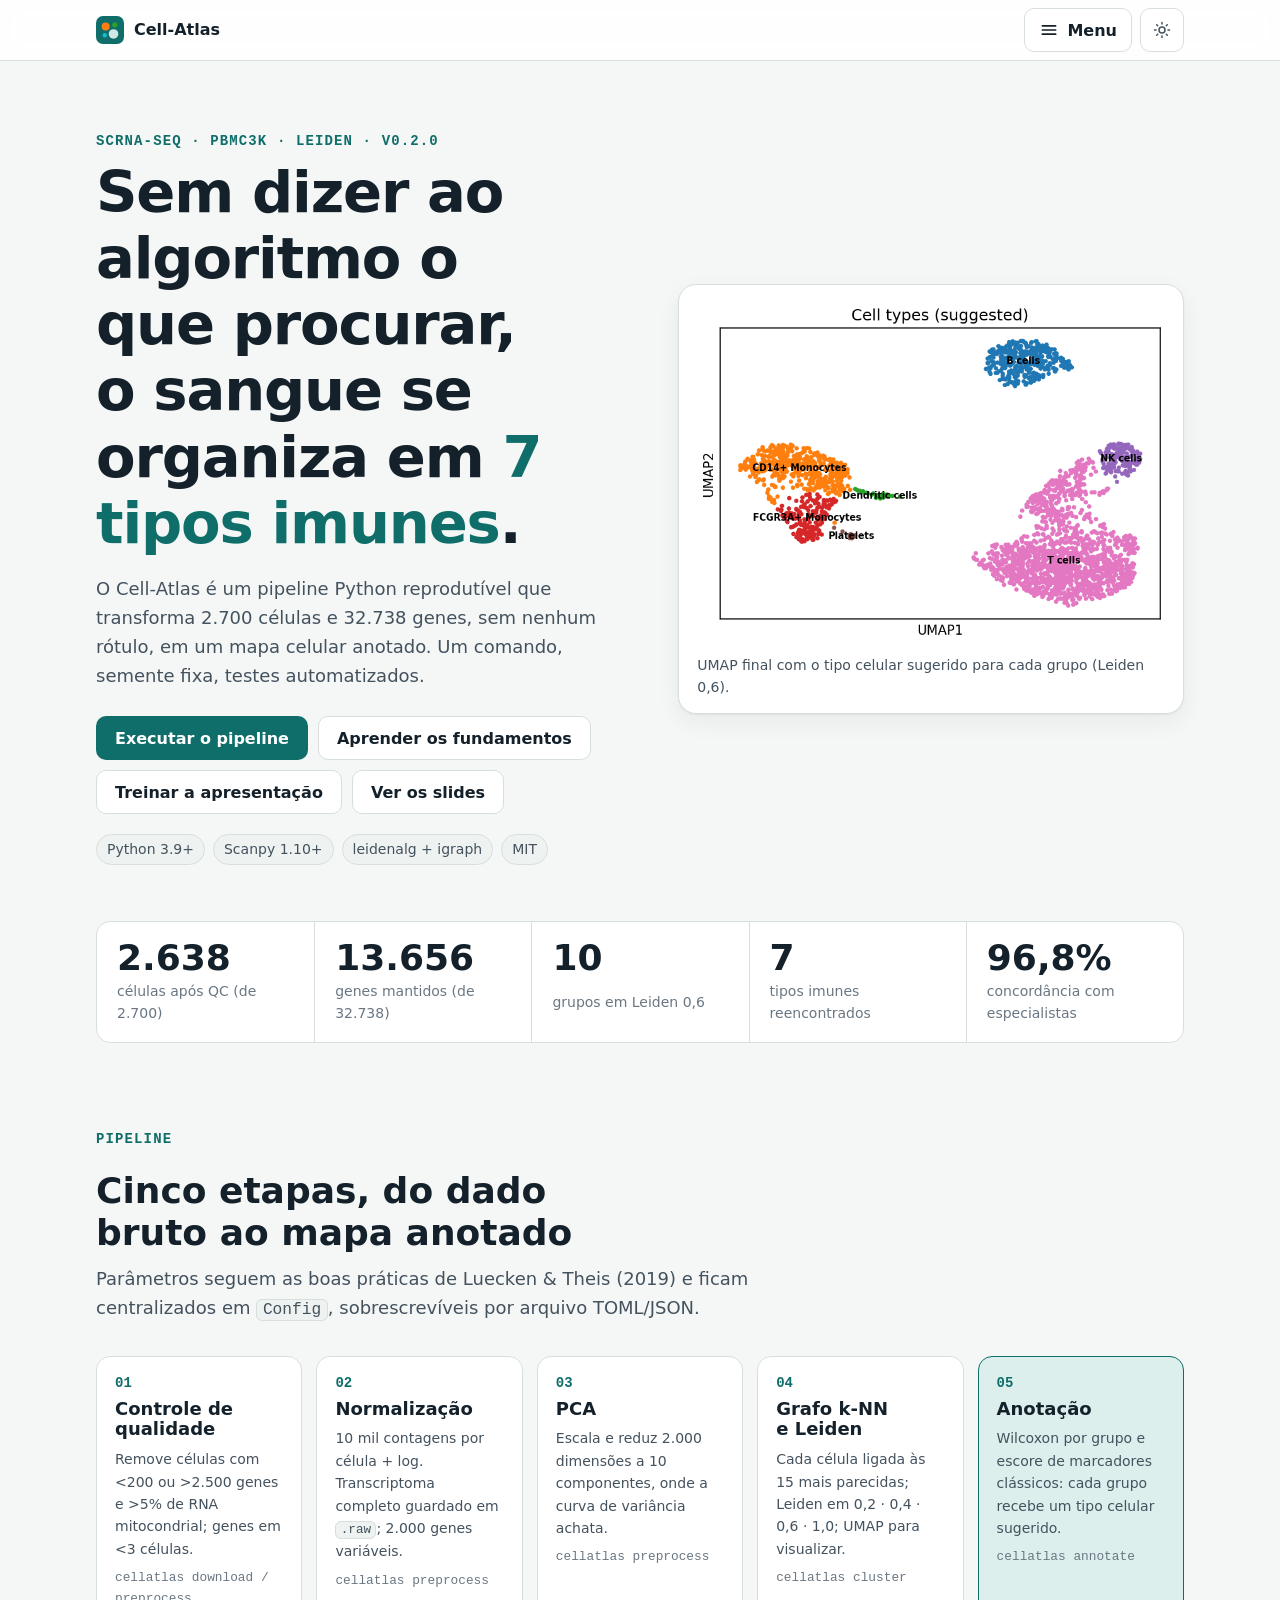
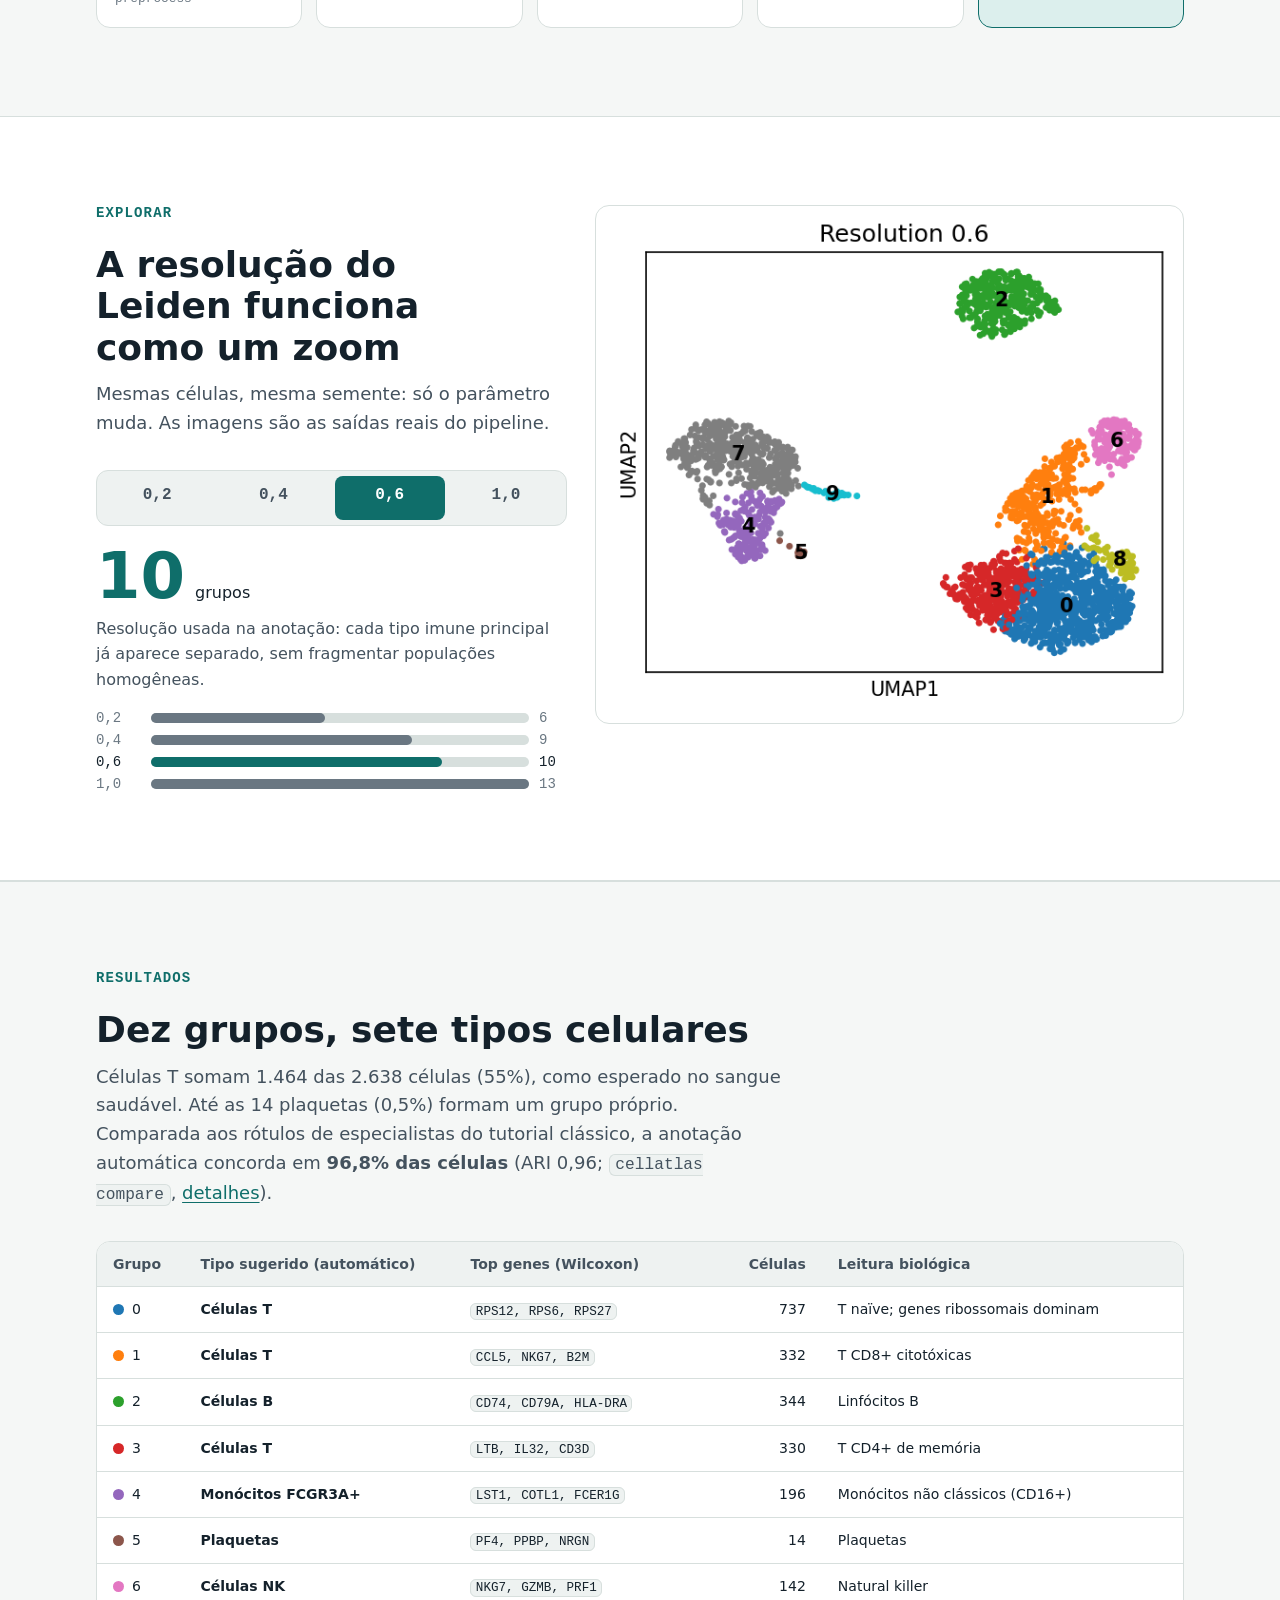
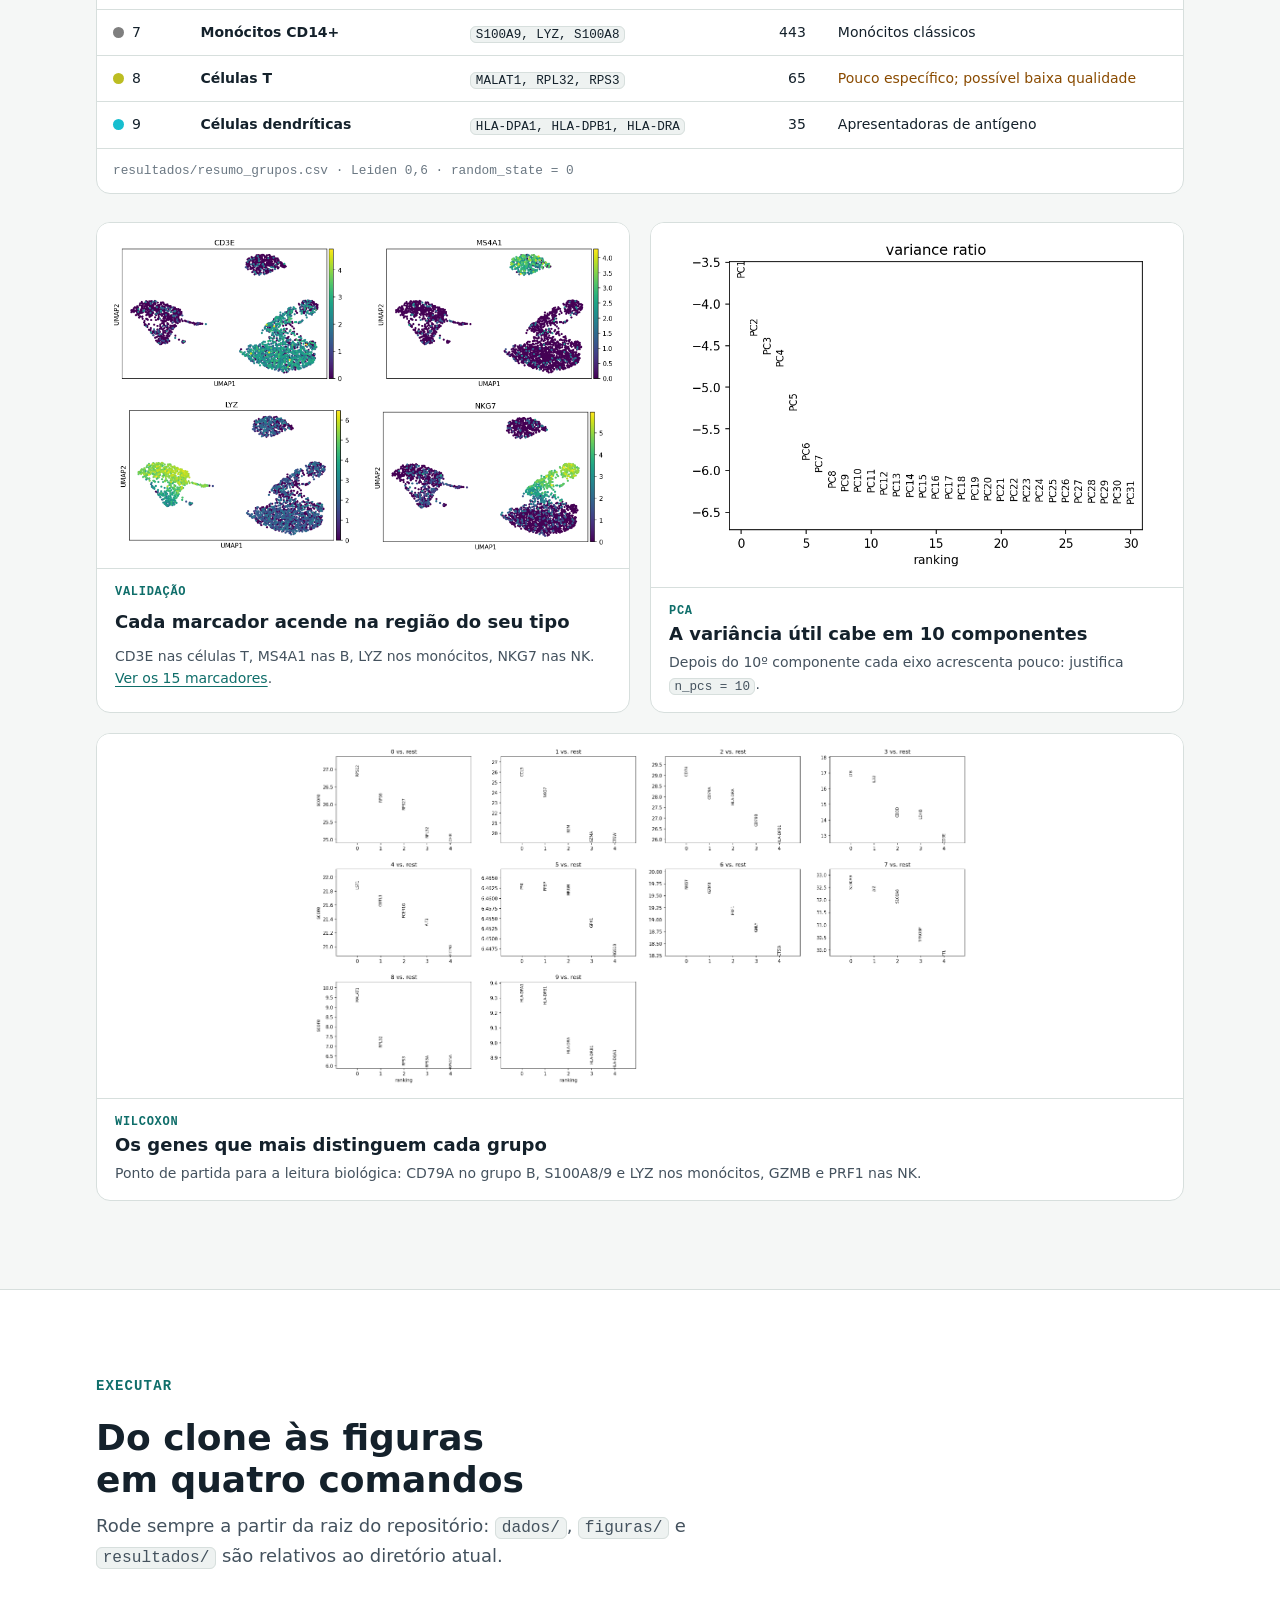
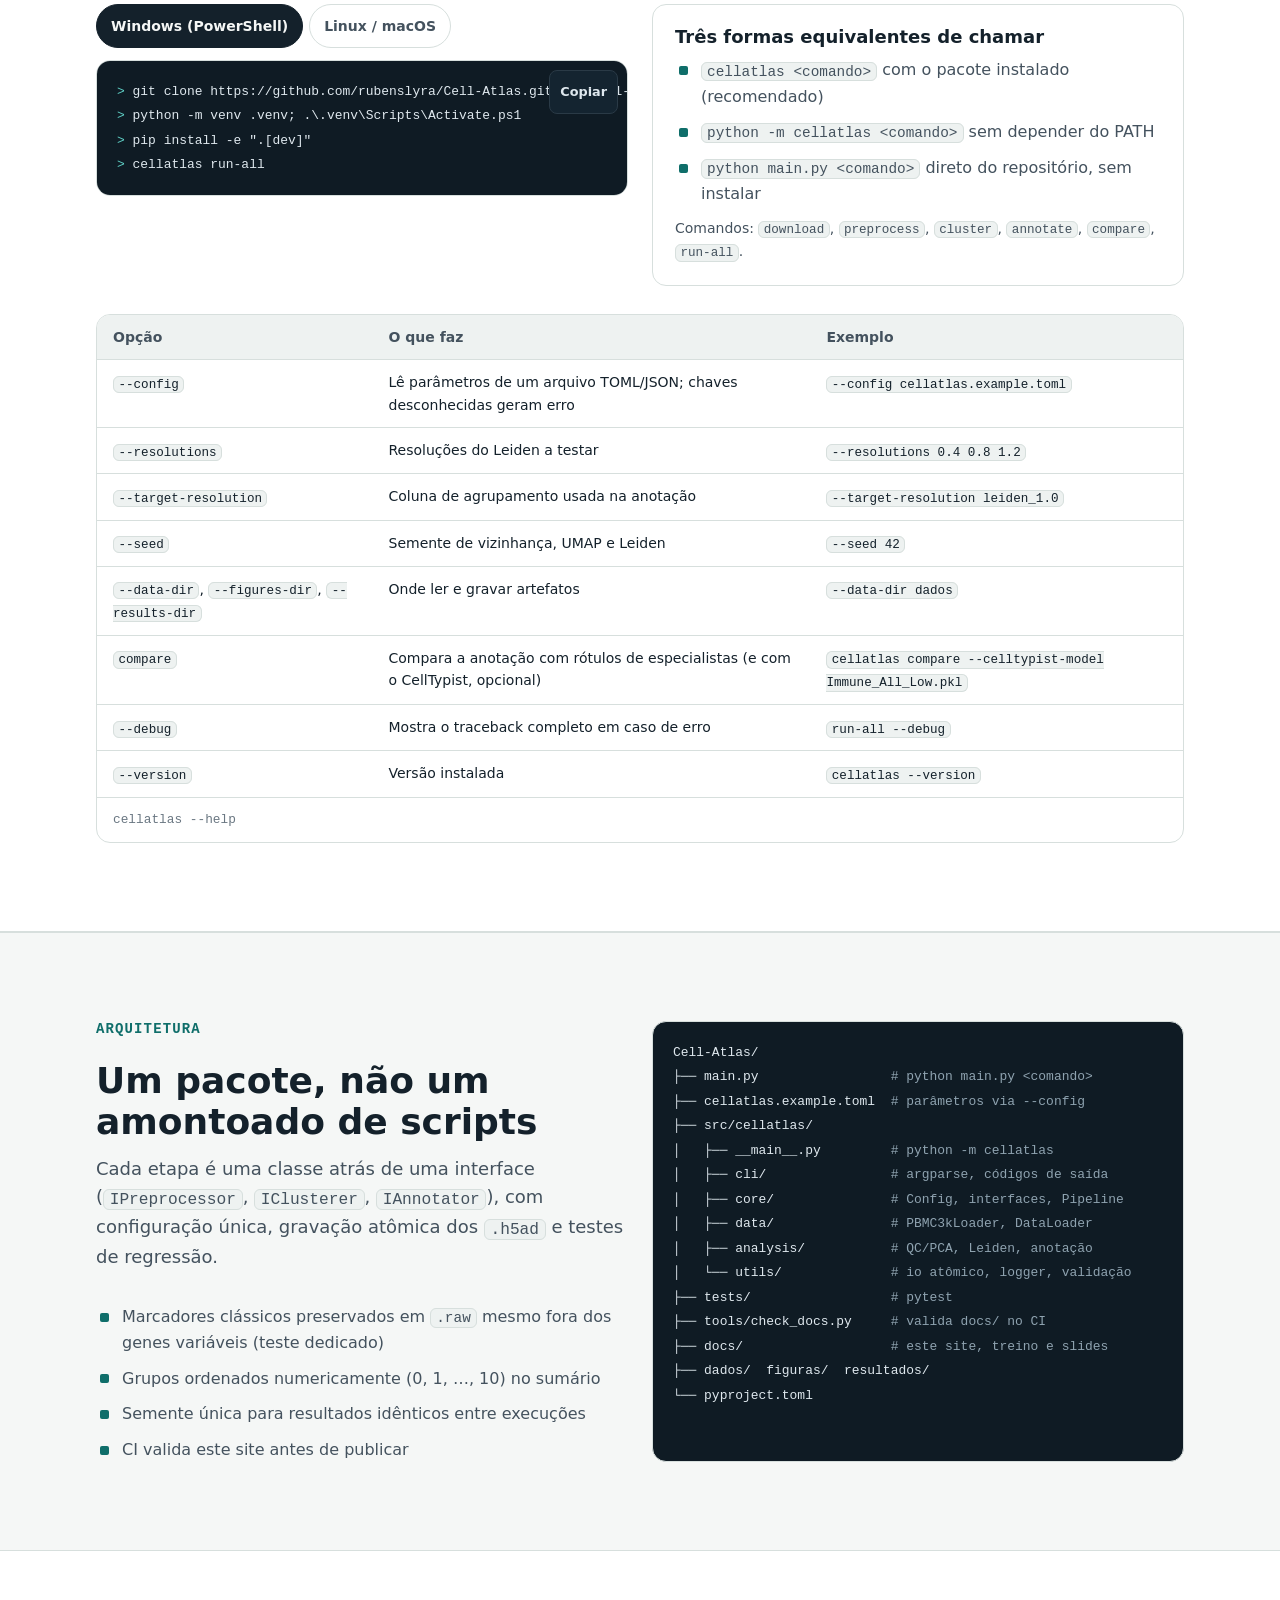
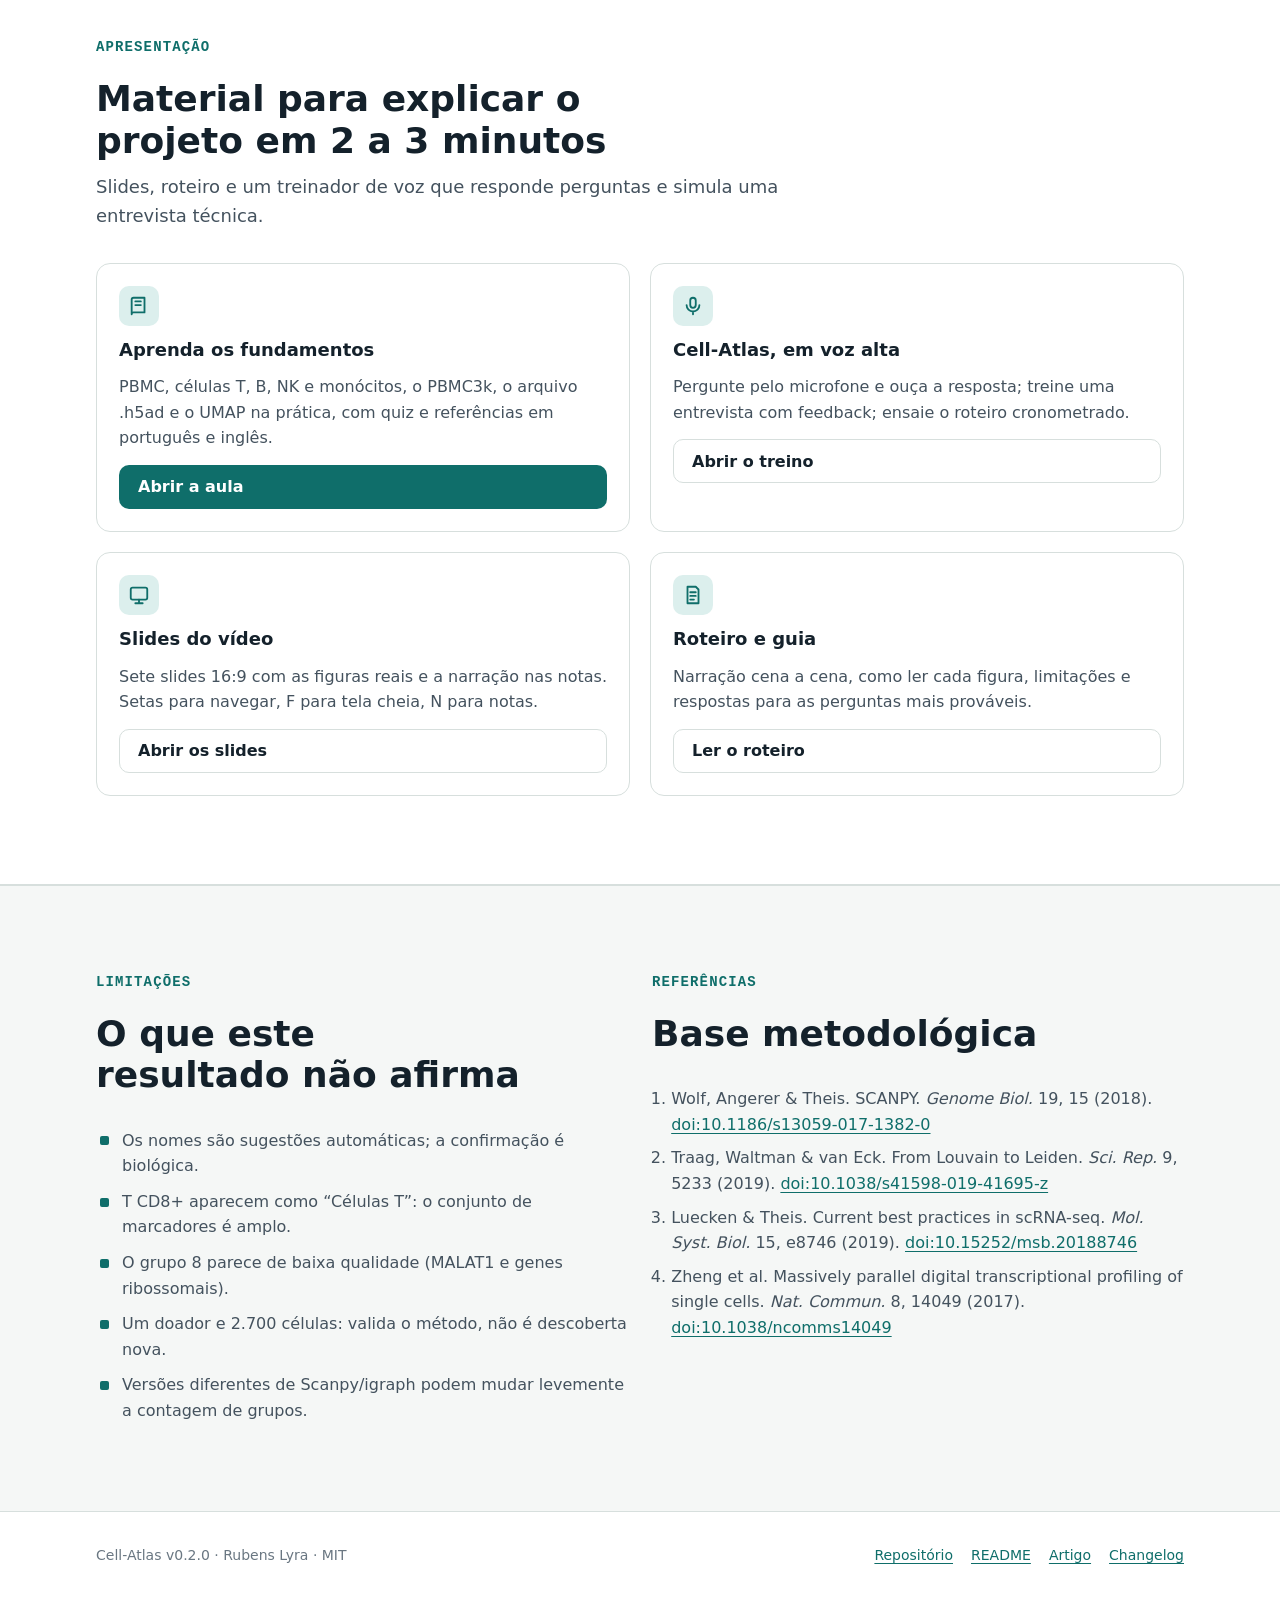
<file: docs/index.html>
<!DOCTYPE html>
<html lang="pt-BR">
  <head>
    <meta charset="utf-8">
    <meta name="viewport" content="width=device-width, initial-scale=1, viewport-fit=cover">
    <title>Cell-Atlas — mapa celular do sangue por scRNA-seq</title>
    <meta name="description" content="Cell-Atlas: pipeline Python reprodutível que agrupa 2.638 células do sangue (PBMC3k) com Leiden e reencontra 7 tipos imunes por genes marcadores.">
    <meta name="color-scheme" content="light dark">
    <meta name="theme-color" content="#0f6e6a">
    <meta property="og:title" content="Cell-Atlas">
    <meta property="og:description" content="Sem dizer ao algoritmo o que procurar, 2.638 células do sangue se organizam em 7 tipos imunes conhecidos.">
    <meta property="og:type" content="website">
    <meta property="og:image" content="assets/img/umap_tipos_celulares.png">
    <meta http-equiv="Content-Security-Policy" content="default-src 'self'; img-src 'self' data:; style-src 'self'; script-src 'self'; connect-src 'self'; base-uri 'self'; form-action 'none'; object-src 'none'">
    <meta name="referrer" content="strict-origin-when-cross-origin">
    <link rel="icon" href="assets/img/favicon.svg" type="image/svg+xml">
    <link rel="stylesheet" href="assets/site.css">
    <script src="assets/theme.js"></script>
  </head>
  <body>
    <a class="skip-link" href="#conteudo">Pular para o conteúdo</a>

    <header class="site-header">
      <div class="wrap nav">
        <a class="brand" href="./">
          <img class="brand-mark" src="assets/img/favicon.svg" alt="" width="28" height="28">
          Cell-Atlas
        </a>
        <div class="nav-actions">
          <nav class="menu" aria-label="Páginas do Cell-Atlas">
            <button class="menu-btn" type="button" aria-expanded="false" aria-controls="site-menu">
              <svg viewBox="0 0 24 24" fill="none" stroke="currentColor" stroke-width="2" stroke-linecap="round" aria-hidden="true"><path d="M4 7h16M4 12h16M4 17h16"></path></svg><span>Menu</span>
            </button>
            <div class="menu-panel" id="site-menu" hidden>
            <p class="menu-group">Nesta página</p><ul class="menu-anchors"><li><a href="#pipeline">Pipeline</a></li><li><a href="#resolucao">Resolução</a></li><li><a href="#resultados">Resultados</a></li><li><a href="#executar">Executar</a></li><li><a href="#arquitetura">Arquitetura</a></li><li><a href="#limites">Limitações</a></li></ul>
            <p class="menu-group">Estudo</p>
            <ul class="menu-list">
              <li><a href="aprenda/"><span class="menu-title">Aprenda os fundamentos</span><span class="menu-desc">PBMC, tipos celulares, .h5ad, UMAP e quiz</span></a></li>
              <li><a href="treino/"><span class="menu-title">Treino em voz alta</span><span class="menu-desc">Perguntas, entrevista simulada e ensaio</span></a></li>
              <li><a href="apresentacao/"><span class="menu-title">Slides do vídeo</span><span class="menu-desc">7 slides com a narração nas notas</span></a></li>
              <li><a href="https://github.com/rubenslyra/Cell-Atlas/blob/main/docs/apresentacao/ROTEIRO.md"><span class="menu-title">Roteiro e guia</span><span class="menu-desc">Narração, interpretação e perguntas prováveis</span></a></li>
            </ul>
            <p class="menu-group">Projeto</p>
            <ul class="menu-list">
              <li><a href="./" aria-current="page"><span class="menu-title">Visão geral</span><span class="menu-desc">Resultados, pipeline e como executar</span></a></li>
              <li><a href="https://github.com/rubenslyra/Cell-Atlas"><span class="menu-title">Repositório no GitHub</span><span class="menu-desc">Código, README e changelog</span></a></li>
            </ul>
          </div>
          </nav>
          <button class="theme-toggle" type="button" id="theme-toggle" aria-label="Alternar tema claro/escuro">
            <svg viewBox="0 0 24 24" fill="none" stroke="currentColor" stroke-width="2" stroke-linecap="round" aria-hidden="true"><circle cx="12" cy="12" r="4"></circle><path d="M12 2v2M12 20v2M4.9 4.9l1.4 1.4M17.7 17.7l1.4 1.4M2 12h2M20 12h2M4.9 19.1l1.4-1.4M17.7 6.3l1.4-1.4"></path></svg>
          </button>
        </div>
      </div>
    </header>

    <main id="conteudo">
      <div class="wrap">
        <section class="hero" id="inicio">
          <div>
            <p class="eyebrow">scRNA-seq · PBMC3k · Leiden · v0.2.0</p>
            <h1>Sem dizer ao algoritmo o que procurar, o sangue se organiza em <span>7 tipos imunes</span>.</h1>
            <p class="lead">O Cell-Atlas é um pipeline Python reprodutível que transforma 2.700 células e 32.738 genes, sem nenhum rótulo, em um mapa celular anotado. Um comando, semente fixa, testes automatizados.</p>
            <div class="btn-row">
              <a class="btn btn-primary" href="#executar">Executar o pipeline</a>
              <a class="btn btn-ghost" href="aprenda/">Aprender os fundamentos</a>
              <a class="btn btn-ghost" href="treino/">Treinar a apresentação</a>
              <a class="btn btn-ghost" href="apresentacao/">Ver os slides</a>
            </div>
            <div class="meta-row">
              <span class="pill">Python 3.9+</span>
              <span class="pill">Scanpy 1.10+</span>
              <span class="pill">leidenalg + igraph</span>
              <span class="pill">MIT</span>
            </div>
          </div>
          <figure class="hero-figure">
            <img src="assets/img/umap_tipos_celulares.png" alt="Mapa UMAP das 2.638 células coloridas por tipo celular sugerido: células T, B, NK, monócitos CD14+ e FCGR3A+, células dendríticas e plaquetas." width="755" height="551" fetchpriority="high">
            <figcaption>UMAP final com o tipo celular sugerido para cada grupo (Leiden 0,6).</figcaption>
          </figure>
        </section>

        <section class="stats" aria-label="Indicadores da execução de referência">
          <div class="stat"><b>2.638</b><span>células após QC (de 2.700)</span></div>
          <div class="stat"><b>13.656</b><span>genes mantidos (de 32.738)</span></div>
          <div class="stat"><b>10</b><span>grupos em Leiden 0,6</span></div>
          <div class="stat"><b>7</b><span>tipos imunes reencontrados</span></div>
          <div class="stat"><b>96,8%</b><span>concordância com especialistas</span></div>
        </section>
      </div>

      <section class="section" id="pipeline">
        <div class="wrap">
          <header class="section-head">
            <p class="eyebrow">Pipeline</p>
            <h2>Cinco etapas, do dado bruto ao mapa anotado</h2>
            <p class="lead">Parâmetros seguem as boas práticas de Luecken &amp; Theis (2019) e ficam centralizados em <code>Config</code>, sobrescrevíveis por arquivo TOML/JSON.</p>
          </header>
          <ol class="steps">
            <li>
              <h3>Controle de qualidade</h3>
              <p>Remove células com &lt;200 ou &gt;2.500 genes e &gt;5% de RNA mitocondrial; genes em &lt;3 células.</p>
              <span class="cmd">cellatlas download / preprocess</span>
            </li>
            <li>
              <h3>Normalização</h3>
              <p>10 mil contagens por célula + log. Transcriptoma completo guardado em <code>.raw</code>; 2.000 genes variáveis.</p>
              <span class="cmd">cellatlas preprocess</span>
            </li>
            <li>
              <h3>PCA</h3>
              <p>Escala e reduz 2.000 dimensões a 10 componentes, onde a curva de variância achata.</p>
              <span class="cmd">cellatlas preprocess</span>
            </li>
            <li>
              <h3>Grafo k‑NN e Leiden</h3>
              <p>Cada célula ligada às 15 mais parecidas; Leiden em 0,2 · 0,4 · 0,6 · 1,0; UMAP para visualizar.</p>
              <span class="cmd">cellatlas cluster</span>
            </li>
            <li>
              <h3>Anotação</h3>
              <p>Wilcoxon por grupo e escore de marcadores clássicos: cada grupo recebe um tipo celular sugerido.</p>
              <span class="cmd">cellatlas annotate</span>
            </li>
          </ol>
        </div>
      </section>

      <section class="section band" id="resolucao">
        <div class="wrap explorer">
          <div>
            <header class="section-head">
              <p class="eyebrow">Explorar</p>
              <h2>A resolução do Leiden funciona como um zoom</h2>
              <p class="lead">Mesmas células, mesma semente: só o parâmetro muda. As imagens são as saídas reais do pipeline.</p>
            </header>
            <div class="seg" role="radiogroup" aria-label="Resolução do Leiden">
              <input type="radio" name="res" id="res-02" value="02"><label for="res-02">0,2</label>
              <input type="radio" name="res" id="res-04" value="04"><label for="res-04">0,4</label>
              <input type="radio" name="res" id="res-06" value="06" checked><label for="res-06">0,6</label>
              <input type="radio" name="res" id="res-10" value="10"><label for="res-10">1,0</label>
            </div>
            <div class="explorer-count"><b id="res-count">10</b><span>grupos</span></div>
            <p class="explorer-desc" id="res-desc" aria-live="polite">Resolução usada na anotação: cada tipo imune principal já aparece separado, sem fragmentar populações homogêneas.</p>
            <div class="bars" aria-hidden="true">
              <div class="bar-row" data-res="02"><span>0,2</span><i><b class="w6"></b></i><span>6</span></div>
              <div class="bar-row" data-res="04"><span>0,4</span><i><b class="w9"></b></i><span>9</span></div>
              <div class="bar-row is-active" data-res="06"><span>0,6</span><i><b class="w10"></b></i><span>10</span></div>
              <div class="bar-row" data-res="10"><span>1,0</span><i><b class="w13"></b></i><span>13</span></div>
            </div>
          </div>
          <figure class="explorer-figure">
            <img id="res-img" src="assets/img/res_06.png" alt="UMAP com os 10 grupos encontrados pelo Leiden na resolução 0,6." width="592" height="523">
          </figure>
        </div>
      </section>

      <section class="section" id="resultados">
        <div class="wrap">
          <header class="section-head">
            <p class="eyebrow">Resultados</p>
            <h2>Dez grupos, sete tipos celulares</h2>
            <p class="lead">Células T somam 1.464 das 2.638 células (55%), como esperado no sangue saudável. Até as 14 plaquetas (0,5%) formam um grupo próprio. Comparada aos rótulos de especialistas do tutorial clássico, a anotação automática concorda em <strong>96,8% das células</strong> (ARI 0,96; <code>cellatlas compare</code>, <a href="aprenda/#validacao">detalhes</a>).</p>
          </header>
          <div class="table-wrap">
            <table>
              <caption>resultados/resumo_grupos.csv · Leiden 0,6 · random_state = 0</caption>
              <thead>
                <tr><th scope="col">Grupo</th><th scope="col">Tipo sugerido (automático)</th><th scope="col">Top genes (Wilcoxon)</th><th scope="col" class="num">Células</th><th scope="col">Leitura biológica</th></tr>
              </thead>
              <tbody>
                <tr><td><span class="dot c0"></span>0</td><td class="type">Células T</td><td><code>RPS12, RPS6, RPS27</code></td><td class="num">737</td><td>T naïve; genes ribossomais dominam</td></tr>
                <tr><td><span class="dot c1"></span>1</td><td class="type">Células T</td><td><code>CCL5, NKG7, B2M</code></td><td class="num">332</td><td>T CD8+ citotóxicas</td></tr>
                <tr><td><span class="dot c2"></span>2</td><td class="type">Células B</td><td><code>CD74, CD79A, HLA-DRA</code></td><td class="num">344</td><td>Linfócitos B</td></tr>
                <tr><td><span class="dot c3"></span>3</td><td class="type">Células T</td><td><code>LTB, IL32, CD3D</code></td><td class="num">330</td><td>T CD4+ de memória</td></tr>
                <tr><td><span class="dot c4"></span>4</td><td class="type">Monócitos FCGR3A+</td><td><code>LST1, COTL1, FCER1G</code></td><td class="num">196</td><td>Monócitos não clássicos (CD16+)</td></tr>
                <tr><td><span class="dot c5"></span>5</td><td class="type">Plaquetas</td><td><code>PF4, PPBP, NRGN</code></td><td class="num">14</td><td>Plaquetas</td></tr>
                <tr><td><span class="dot c6"></span>6</td><td class="type">Células NK</td><td><code>NKG7, GZMB, PRF1</code></td><td class="num">142</td><td>Natural killer</td></tr>
                <tr><td><span class="dot c7"></span>7</td><td class="type">Monócitos CD14+</td><td><code>S100A9, LYZ, S100A8</code></td><td class="num">443</td><td>Monócitos clássicos</td></tr>
                <tr><td><span class="dot c8"></span>8</td><td class="type">Células T</td><td><code>MALAT1, RPL32, RPS3</code></td><td class="num">65</td><td class="flag">Pouco específico; possível baixa qualidade</td></tr>
                <tr><td><span class="dot c9"></span>9</td><td class="type">Células dendríticas</td><td><code>HLA-DPA1, HLA-DPB1, HLA-DRA</code></td><td class="num">35</td><td>Apresentadoras de antígeno</td></tr>
              </tbody>
            </table>
          </div>

          <div class="gallery mt">
            <figure class="figure">
              <div class="figure-media"><img src="assets/img/marcadores_4.png" alt="Quatro UMAPs coloridos pela expressão de CD3E, MS4A1, LYZ e NKG7; cada gene acende na região do seu tipo celular." width="1674" height="1058" loading="lazy"></div>
              <figcaption>
                <span class="tag">Validação</span>
                <h3>Cada marcador acende na região do seu tipo</h3>
                <p>CD3E nas células T, MS4A1 nas B, LYZ nos monócitos, NKG7 nas NK. <a href="assets/img/marcadores_classicos.png">Ver os 15 marcadores</a>.</p>
              </figcaption>
            </figure>
            <figure class="figure">
              <div class="figure-media"><img src="assets/img/pca_variancia.png" alt="Curva de variância explicada por componente principal, em escala log, achatando por volta do 10º componente." width="806" height="586" loading="lazy"></div>
              <figcaption>
                <span class="tag">PCA</span>
                <h3>A variância útil cabe em 10 componentes</h3>
                <p>Depois do 10º componente cada eixo acrescenta pouco: justifica <code>n_pcs = 10</code>.</p>
              </figcaption>
            </figure>
            <figure class="figure wide">
              <div class="figure-media"><img src="assets/img/genes_marcadores.png" alt="Top 5 genes diferencialmente expressos em cada um dos 10 grupos, pelo teste de Wilcoxon." width="2909" height="1510" loading="lazy"></div>
              <figcaption>
                <span class="tag">Wilcoxon</span>
                <h3>Os genes que mais distinguem cada grupo</h3>
                <p>Ponto de partida para a leitura biológica: CD79A no grupo B, S100A8/9 e LYZ nos monócitos, GZMB e PRF1 nas NK.</p>
              </figcaption>
            </figure>
          </div>
        </div>
      </section>

      <section class="section band" id="executar">
        <div class="wrap">
          <header class="section-head">
            <p class="eyebrow">Executar</p>
            <h2>Do clone às figuras em quatro comandos</h2>
            <p class="lead">Rode sempre a partir da raiz do repositório: <code>dados/</code>, <code>figuras/</code> e <code>resultados/</code> são relativos ao diretório atual.</p>
          </header>
          <div class="grid-2">
            <div>
              <div class="tabs" role="tablist" aria-label="Sistema operacional">
                <button type="button" role="tab" id="tab-win" aria-selected="true" aria-controls="panel-win">Windows (PowerShell)</button>
                <button type="button" role="tab" id="tab-nix" aria-selected="false" aria-controls="panel-nix">Linux / macOS</button>
              </div>
              <div class="copy-wrap" role="tabpanel" id="panel-win" aria-labelledby="tab-win">
                <pre class="terminal"><code><span class="p">&gt; </span>git clone https://github.com/rubenslyra/Cell-Atlas.git; cd Cell-Atlas
<span class="p">&gt; </span>python -m venv .venv; .\.venv\Scripts\Activate.ps1
<span class="p">&gt; </span>pip install -e ".[dev]"
<span class="p">&gt; </span>cellatlas run-all</code></pre>
                <button class="copy-btn" type="button" data-copy="panel-win">Copiar</button>
              </div>
              <div class="copy-wrap" role="tabpanel" id="panel-nix" aria-labelledby="tab-nix" hidden>
                <pre class="terminal"><code><span class="p">$ </span>git clone https://github.com/rubenslyra/Cell-Atlas.git &amp;&amp; cd Cell-Atlas
<span class="p">$ </span>python -m venv .venv &amp;&amp; source .venv/bin/activate
<span class="p">$ </span>pip install -e ".[dev]"
<span class="p">$ </span>cellatlas run-all</code></pre>
                <button class="copy-btn" type="button" data-copy="panel-nix">Copiar</button>
              </div>
            </div>
            <div class="card">
              <h3>Três formas equivalentes de chamar</h3>
              <ul class="check-list">
                <li><code>cellatlas &lt;comando&gt;</code> com o pacote instalado (recomendado)</li>
                <li><code>python -m cellatlas &lt;comando&gt;</code> sem depender do PATH</li>
                <li><code>python main.py &lt;comando&gt;</code> direto do repositório, sem instalar</li>
              </ul>
              <p class="small muted">Comandos: <code>download</code>, <code>preprocess</code>, <code>cluster</code>, <code>annotate</code>, <code>compare</code>, <code>run-all</code>.</p>
            </div>
          </div>

          <div class="table-wrap mt">
            <table>
              <caption>cellatlas --help</caption>
              <thead><tr><th scope="col">Opção</th><th scope="col">O que faz</th><th scope="col">Exemplo</th></tr></thead>
              <tbody>
                <tr><td><code>--config</code></td><td>Lê parâmetros de um arquivo TOML/JSON; chaves desconhecidas geram erro</td><td><code>--config cellatlas.example.toml</code></td></tr>
                <tr><td><code>--resolutions</code></td><td>Resoluções do Leiden a testar</td><td><code>--resolutions 0.4 0.8 1.2</code></td></tr>
                <tr><td><code>--target-resolution</code></td><td>Coluna de agrupamento usada na anotação</td><td><code>--target-resolution leiden_1.0</code></td></tr>
                <tr><td><code>--seed</code></td><td>Semente de vizinhança, UMAP e Leiden</td><td><code>--seed 42</code></td></tr>
                <tr><td><code>--data-dir</code>, <code>--figures-dir</code>, <code>--results-dir</code></td><td>Onde ler e gravar artefatos</td><td><code>--data-dir dados</code></td></tr>
                <tr><td><code>compare</code></td><td>Compara a anotação com rótulos de especialistas (e com o CellTypist, opcional)</td><td><code>cellatlas compare --celltypist-model Immune_All_Low.pkl</code></td></tr>
                <tr><td><code>--debug</code></td><td>Mostra o traceback completo em caso de erro</td><td><code>run-all --debug</code></td></tr>
                <tr><td><code>--version</code></td><td>Versão instalada</td><td><code>cellatlas --version</code></td></tr>
              </tbody>
            </table>
          </div>
        </div>
      </section>

      <section class="section" id="arquitetura">
        <div class="wrap grid-2">
          <div>
            <header class="section-head">
              <p class="eyebrow">Arquitetura</p>
              <h2>Um pacote, não um amontoado de scripts</h2>
              <p class="lead">Cada etapa é uma classe atrás de uma interface (<code>IPreprocessor</code>, <code>IClusterer</code>, <code>IAnnotator</code>), com configuração única, gravação atômica dos <code>.h5ad</code> e testes de regressão.</p>
            </header>
            <ul class="check-list">
              <li>Marcadores clássicos preservados em <code>.raw</code> mesmo fora dos genes variáveis (teste dedicado)</li>
              <li>Grupos ordenados numericamente (0, 1, …, 10) no sumário</li>
              <li>Semente única para resultados idênticos entre execuções</li>
              <li>CI valida este site antes de publicar</li>
            </ul>
          </div>
          <pre class="terminal"><code>Cell-Atlas/
├── main.py                 <span class="c"># python main.py &lt;comando&gt;</span>
├── cellatlas.example.toml  <span class="c"># parâmetros via --config</span>
├── src/cellatlas/
│   ├── __main__.py         <span class="c"># python -m cellatlas</span>
│   ├── cli/                <span class="c"># argparse, códigos de saída</span>
│   ├── core/               <span class="c"># Config, interfaces, Pipeline</span>
│   ├── data/               <span class="c"># PBMC3kLoader, DataLoader</span>
│   ├── analysis/           <span class="c"># QC/PCA, Leiden, anotação</span>
│   └── utils/              <span class="c"># io atômico, logger, validação</span>
├── tests/                  <span class="c"># pytest</span>
├── tools/check_docs.py     <span class="c"># valida docs/ no CI</span>
├── docs/                   <span class="c"># este site, treino e slides</span>
├── dados/  figuras/  resultados/
└── pyproject.toml</code></pre>
        </div>
      </section>

      <section class="section band" id="apresentacao">
        <div class="wrap">
          <header class="section-head">
            <p class="eyebrow">Apresentação</p>
            <h2>Material para explicar o projeto em 2 a 3 minutos</h2>
            <p class="lead">Slides, roteiro e um treinador de voz que responde perguntas e simula uma entrevista técnica.</p>
          </header>
          <div class="promo promo-4">
            <article class="card">
              <span class="icon"><svg viewBox="0 0 24 24" fill="none" stroke="currentColor" stroke-width="2" stroke-linecap="round" stroke-linejoin="round" aria-hidden="true"><path d="M4 19V5a2 2 0 0 1 2-2h12v16H6a2 2 0 0 0-2 2z"></path><path d="M8 7h6M8 11h6"></path></svg></span>
              <h3>Aprenda os fundamentos</h3>
              <p>PBMC, células T, B, NK e monócitos, o PBMC3k, o arquivo .h5ad e o UMAP na prática, com quiz e referências em português e inglês.</p>
              <a class="btn btn-primary" href="aprenda/">Abrir a aula</a>
            </article>
            <article class="card">
              <span class="icon"><svg viewBox="0 0 24 24" fill="none" stroke="currentColor" stroke-width="2" stroke-linecap="round" stroke-linejoin="round" aria-hidden="true"><rect x="9" y="3" width="6" height="11" rx="3"></rect><path d="M5 11a7 7 0 0 0 14 0M12 18v3"></path></svg></span>
              <h3>Cell-Atlas, em voz alta</h3>
              <p>Pergunte pelo microfone e ouça a resposta; treine uma entrevista com feedback; ensaie o roteiro cronometrado.</p>
              <a class="btn btn-ghost" href="treino/">Abrir o treino</a>
            </article>
            <article class="card">
              <span class="icon"><svg viewBox="0 0 24 24" fill="none" stroke="currentColor" stroke-width="2" stroke-linecap="round" stroke-linejoin="round" aria-hidden="true"><rect x="3" y="4" width="18" height="13" rx="2"></rect><path d="M8 21h8M12 17v4"></path></svg></span>
              <h3>Slides do vídeo</h3>
              <p>Sete slides 16:9 com as figuras reais e a narração nas notas. Setas para navegar, F para tela cheia, N para notas.</p>
              <a class="btn btn-ghost" href="apresentacao/">Abrir os slides</a>
            </article>
            <article class="card">
              <span class="icon"><svg viewBox="0 0 24 24" fill="none" stroke="currentColor" stroke-width="2" stroke-linecap="round" stroke-linejoin="round" aria-hidden="true"><path d="M6 3h9l3 3v15H6z"></path><path d="M9 9h6M9 13h6M9 17h4"></path></svg></span>
              <h3>Roteiro e guia</h3>
              <p>Narração cena a cena, como ler cada figura, limitações e respostas para as perguntas mais prováveis.</p>
              <a class="btn btn-ghost" href="https://github.com/rubenslyra/Cell-Atlas/blob/main/docs/apresentacao/ROTEIRO.md">Ler o roteiro</a>
            </article>
          </div>
        </div>
      </section>

      <section class="section" id="limites">
        <div class="wrap grid-2">
          <div>
            <header class="section-head">
              <p class="eyebrow">Limitações</p>
              <h2>O que este resultado não afirma</h2>
            </header>
            <ul class="check-list">
              <li>Os nomes são sugestões automáticas; a confirmação é biológica.</li>
              <li>T CD8+ aparecem como “Células T”: o conjunto de marcadores é amplo.</li>
              <li>O grupo 8 parece de baixa qualidade (MALAT1 e genes ribossomais).</li>
              <li>Um doador e 2.700 células: valida o método, não é descoberta nova.</li>
              <li>Versões diferentes de Scanpy/igraph podem mudar levemente a contagem de grupos.</li>
            </ul>
          </div>
          <div>
            <header class="section-head">
              <p class="eyebrow">Referências</p>
              <h2>Base metodológica</h2>
            </header>
            <ol class="ref-list">
              <li>Wolf, Angerer &amp; Theis. SCANPY. <i>Genome Biol.</i> 19, 15 (2018). <a href="https://doi.org/10.1186/s13059-017-1382-0">doi:10.1186/s13059-017-1382-0</a></li>
              <li>Traag, Waltman &amp; van Eck. From Louvain to Leiden. <i>Sci. Rep.</i> 9, 5233 (2019). <a href="https://doi.org/10.1038/s41598-019-41695-z">doi:10.1038/s41598-019-41695-z</a></li>
              <li>Luecken &amp; Theis. Current best practices in scRNA-seq. <i>Mol. Syst. Biol.</i> 15, e8746 (2019). <a href="https://doi.org/10.15252/msb.20188746">doi:10.15252/msb.20188746</a></li>
              <li>Zheng et al. Massively parallel digital transcriptional profiling of single cells. <i>Nat. Commun.</i> 8, 14049 (2017). <a href="https://doi.org/10.1038/ncomms14049">doi:10.1038/ncomms14049</a></li>
            </ol>
          </div>
        </div>
      </section>
    </main>

    <footer class="site-footer">
      <div class="wrap footer-inner">
        <span>Cell-Atlas v0.2.0 · Rubens Lyra · MIT</span>
        <nav aria-label="Rodapé">
          <a href="https://github.com/rubenslyra/Cell-Atlas">Repositório</a>
          <a href="https://github.com/rubenslyra/Cell-Atlas/blob/main/README.md">README</a>
          <a href="https://github.com/rubenslyra/Cell-Atlas/blob/main/ARTIGO_PROJETO.md">Artigo</a>
          <a href="https://github.com/rubenslyra/Cell-Atlas/blob/main/CHANGELOG.md">Changelog</a>
        </nav>
      </div>
    </footer>
    <script src="assets/app.js" defer></script>
  </body>
</html>
</file>
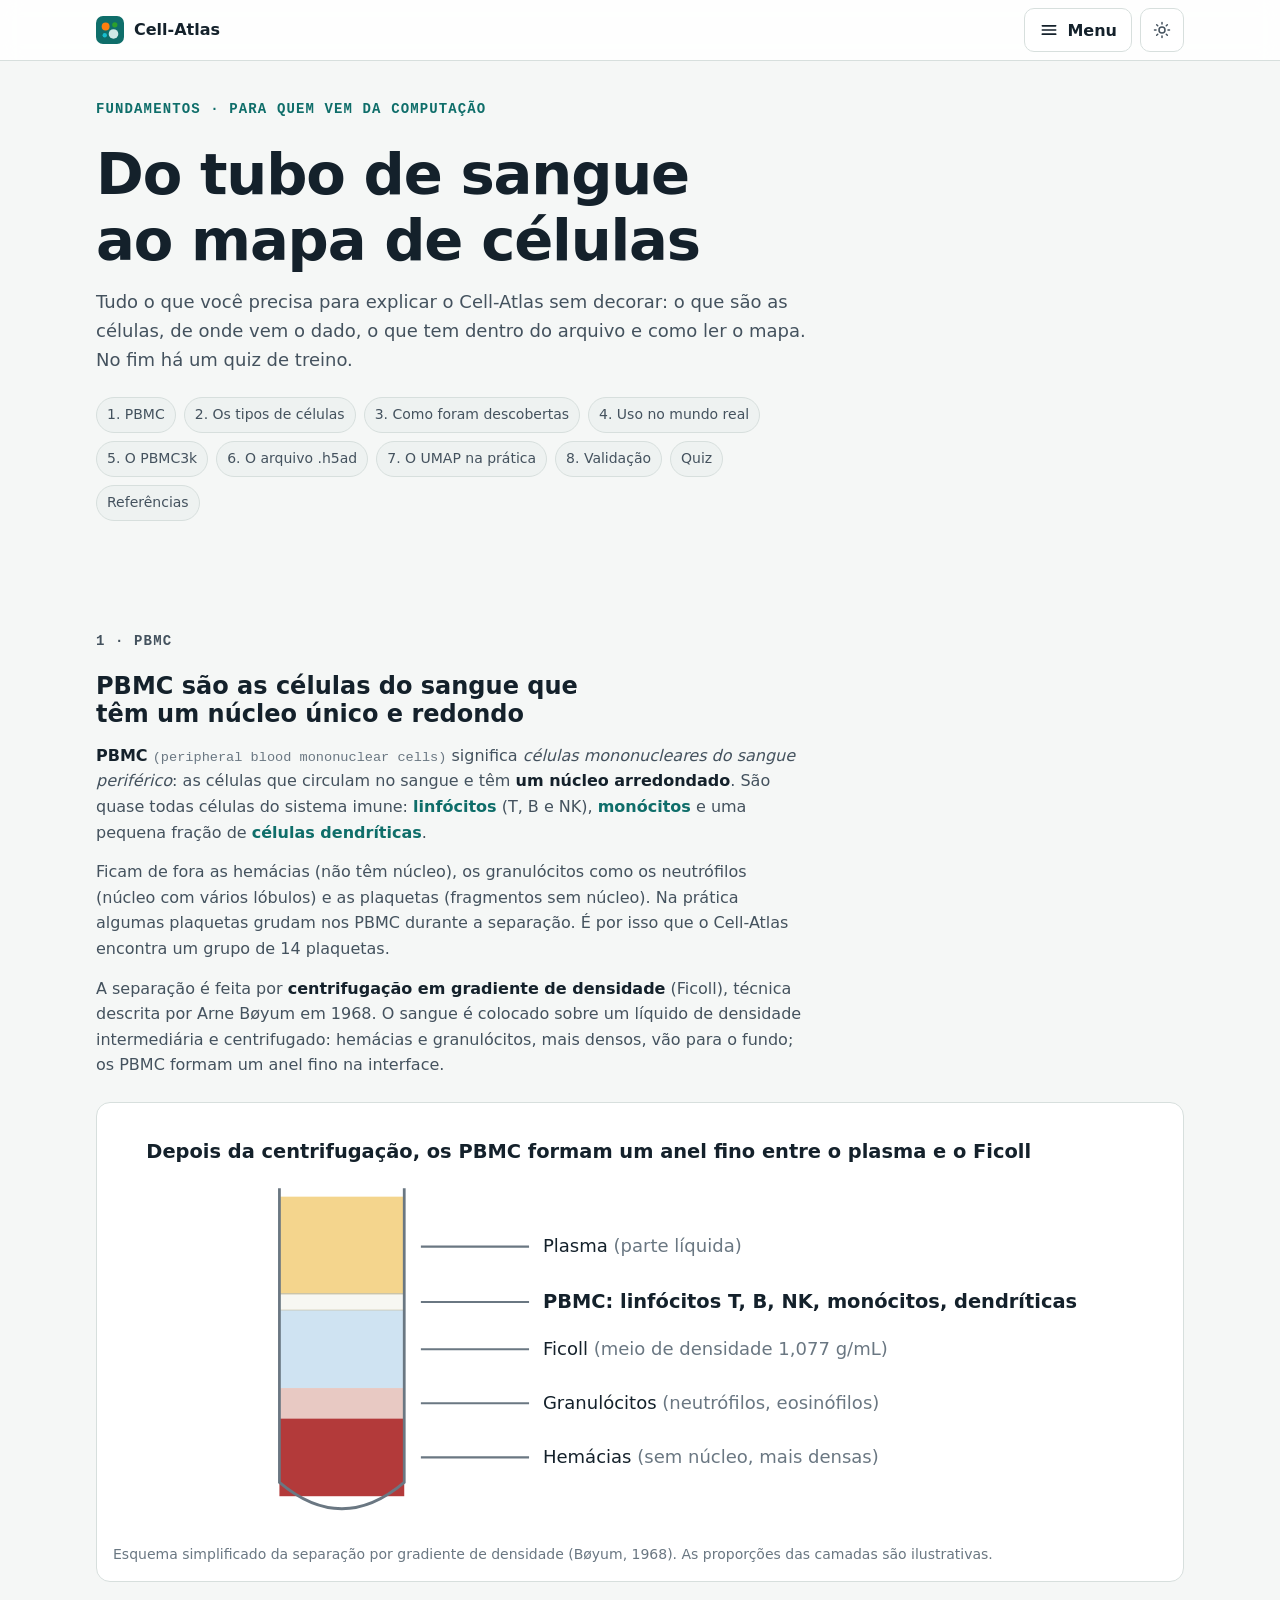
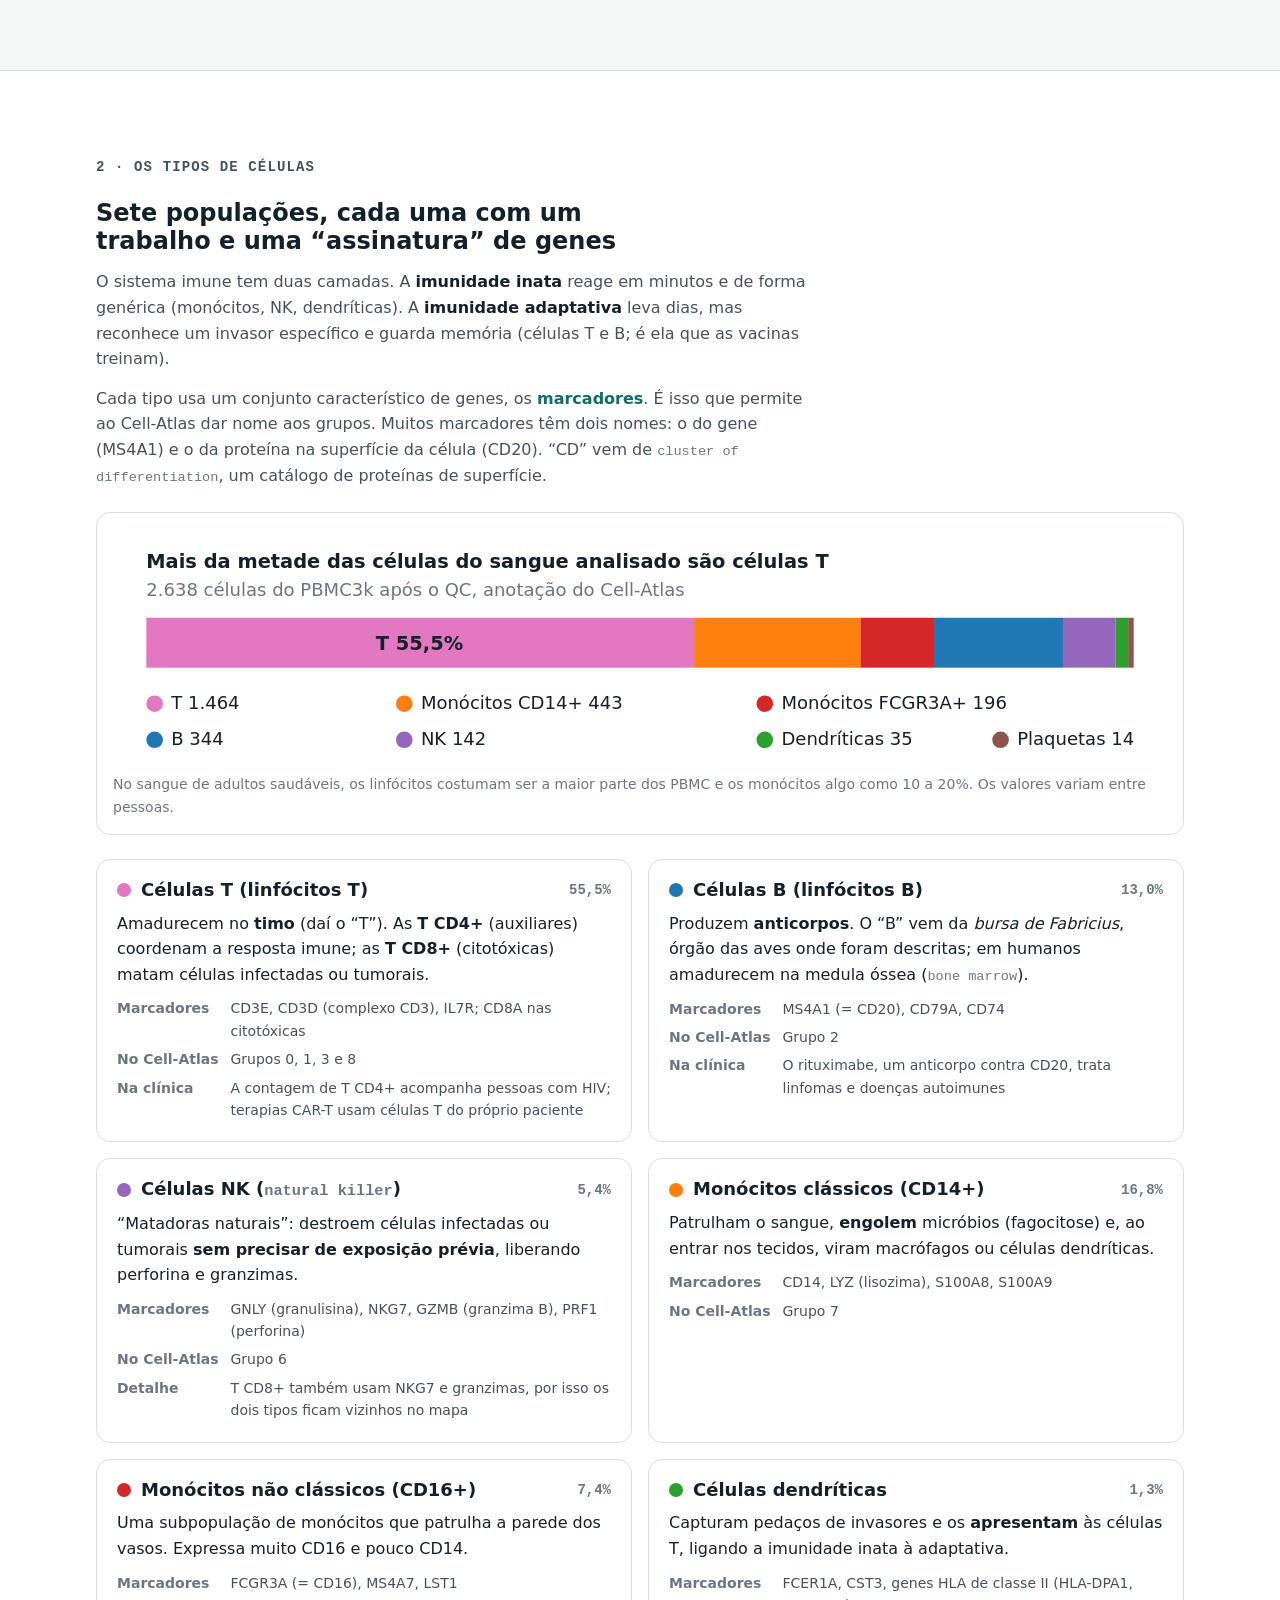
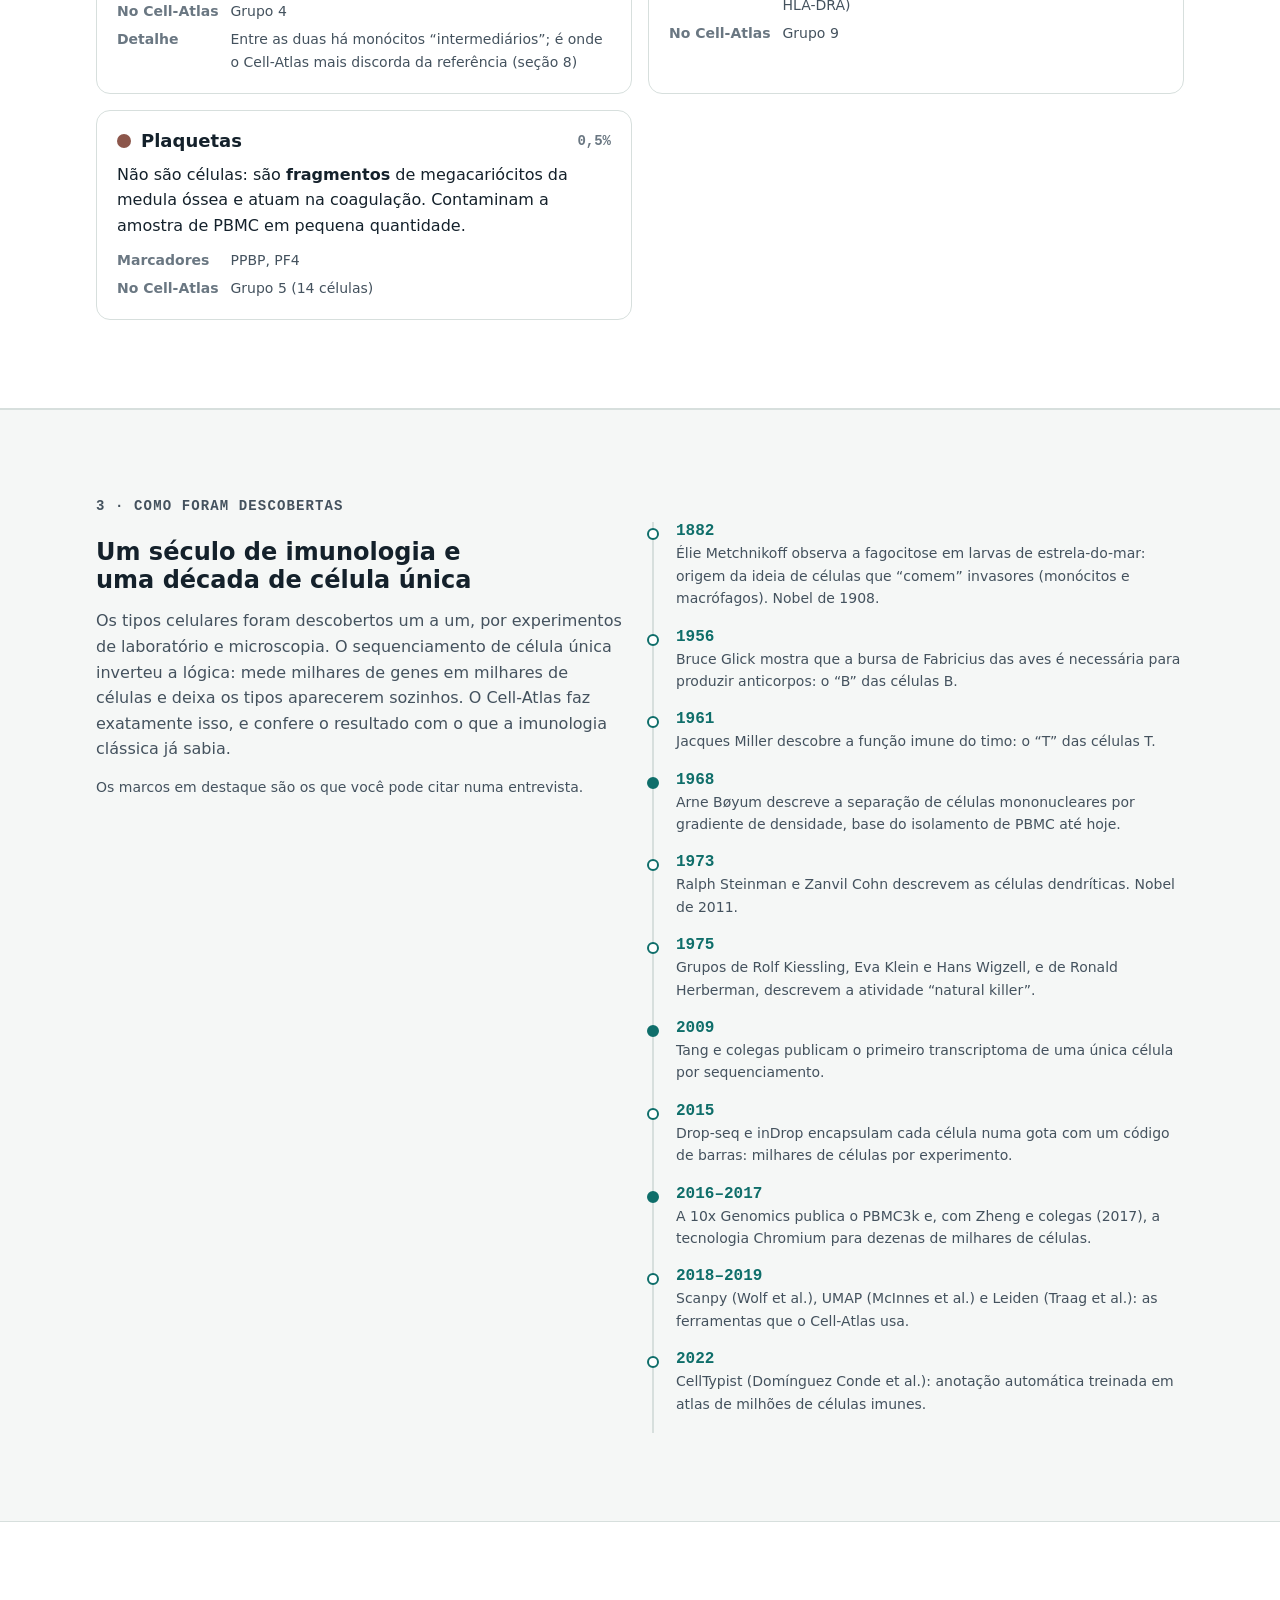
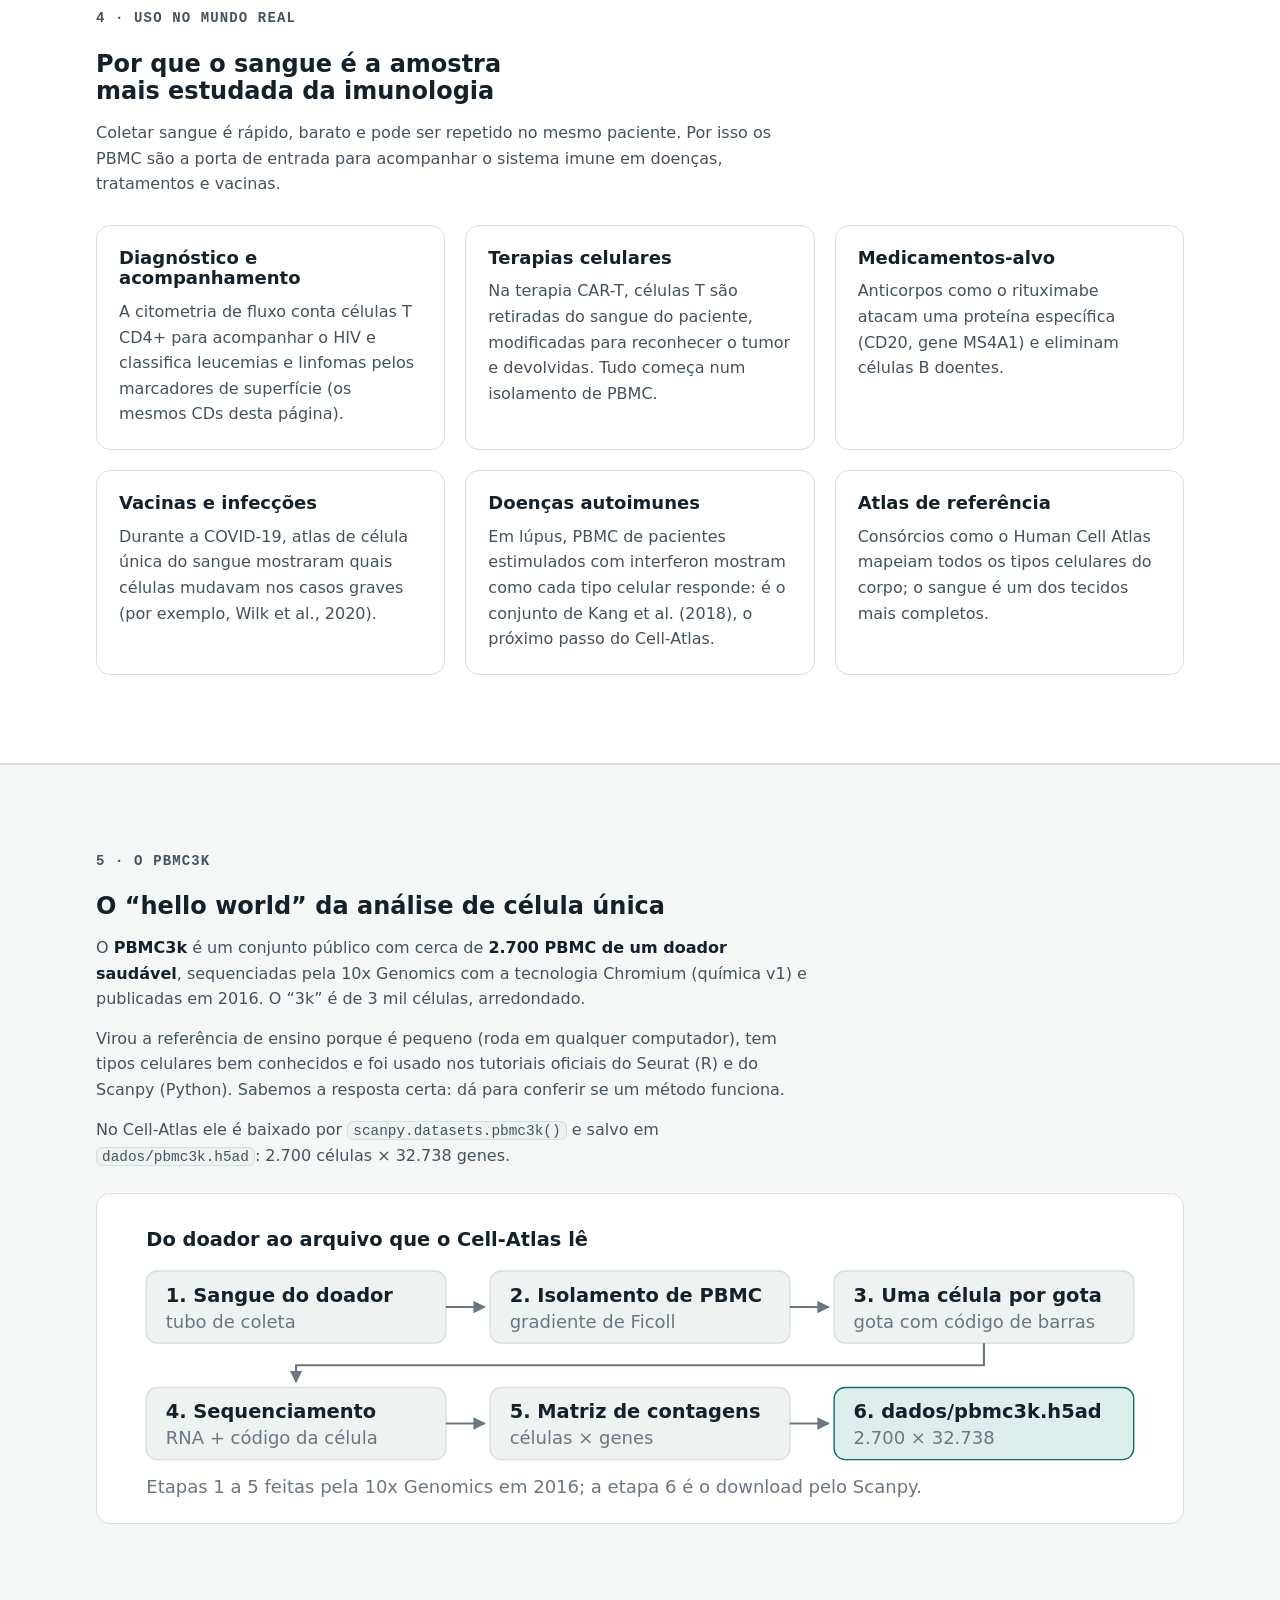
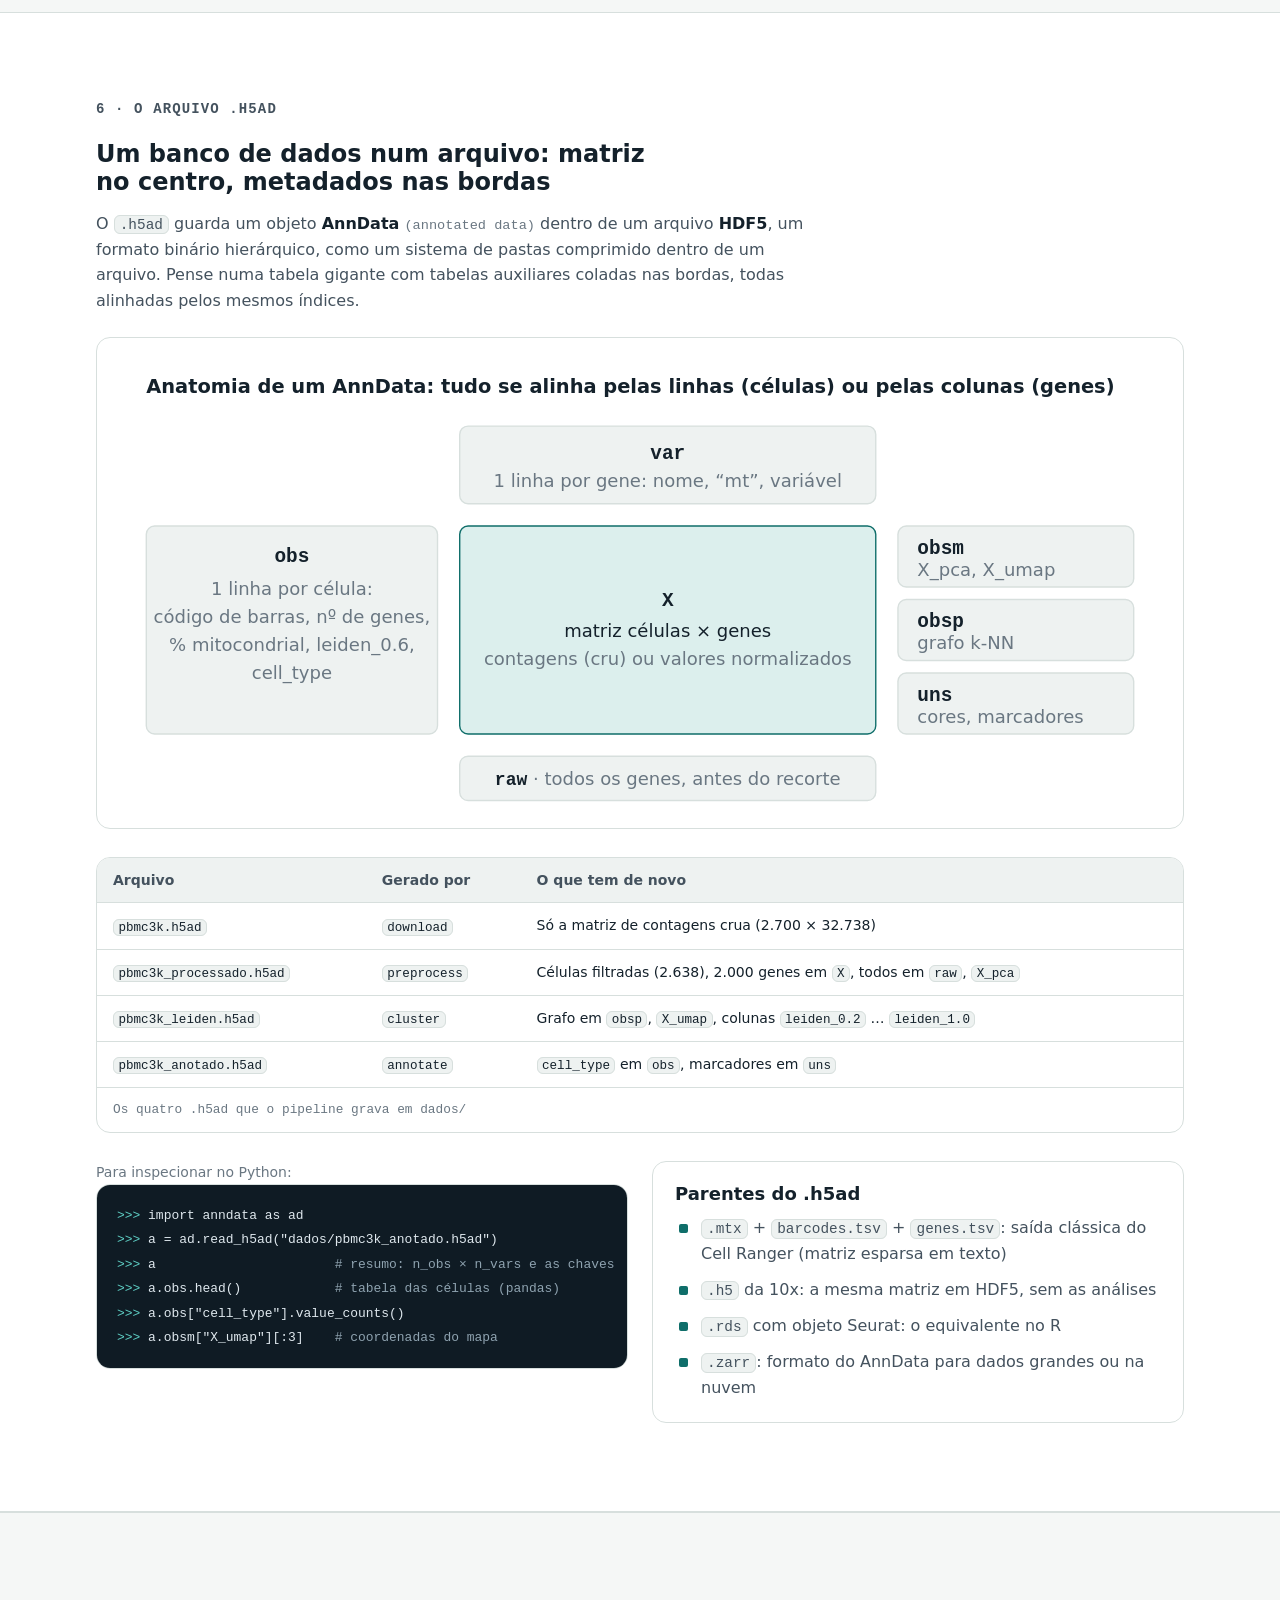
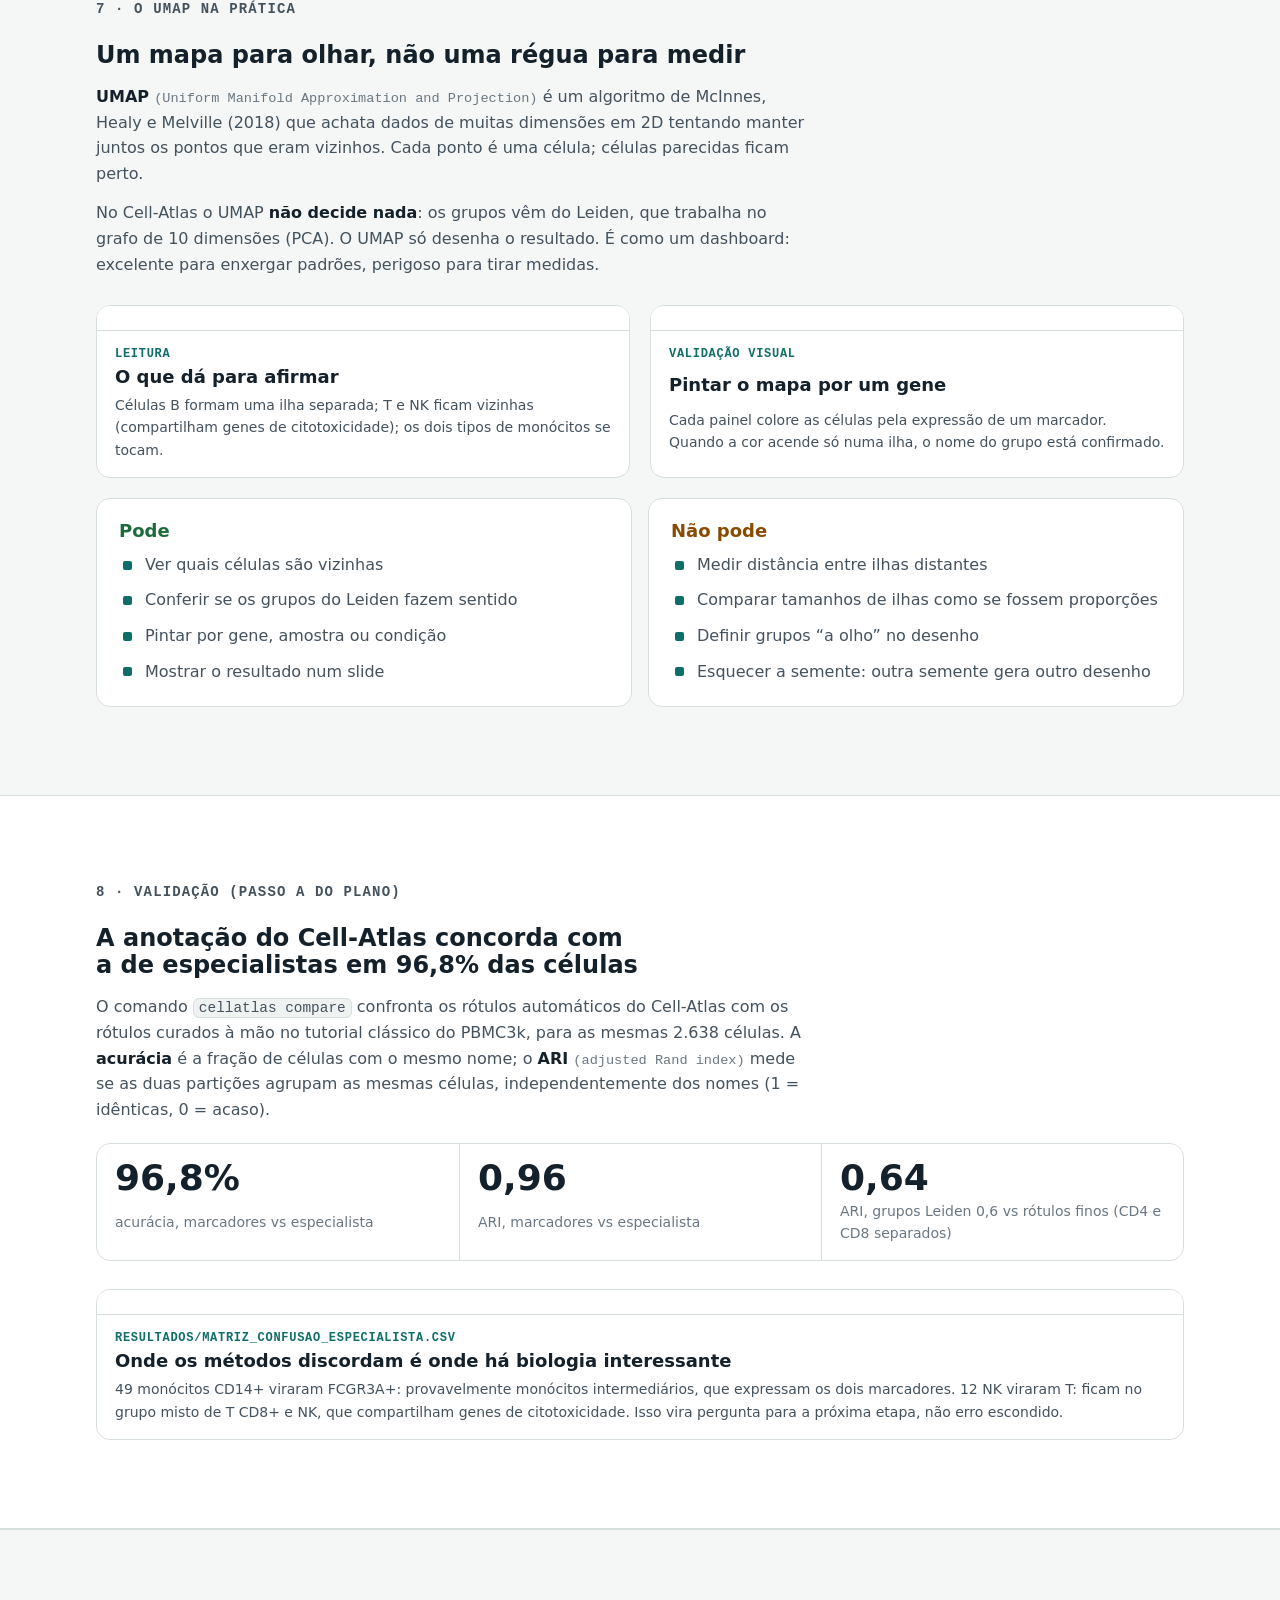
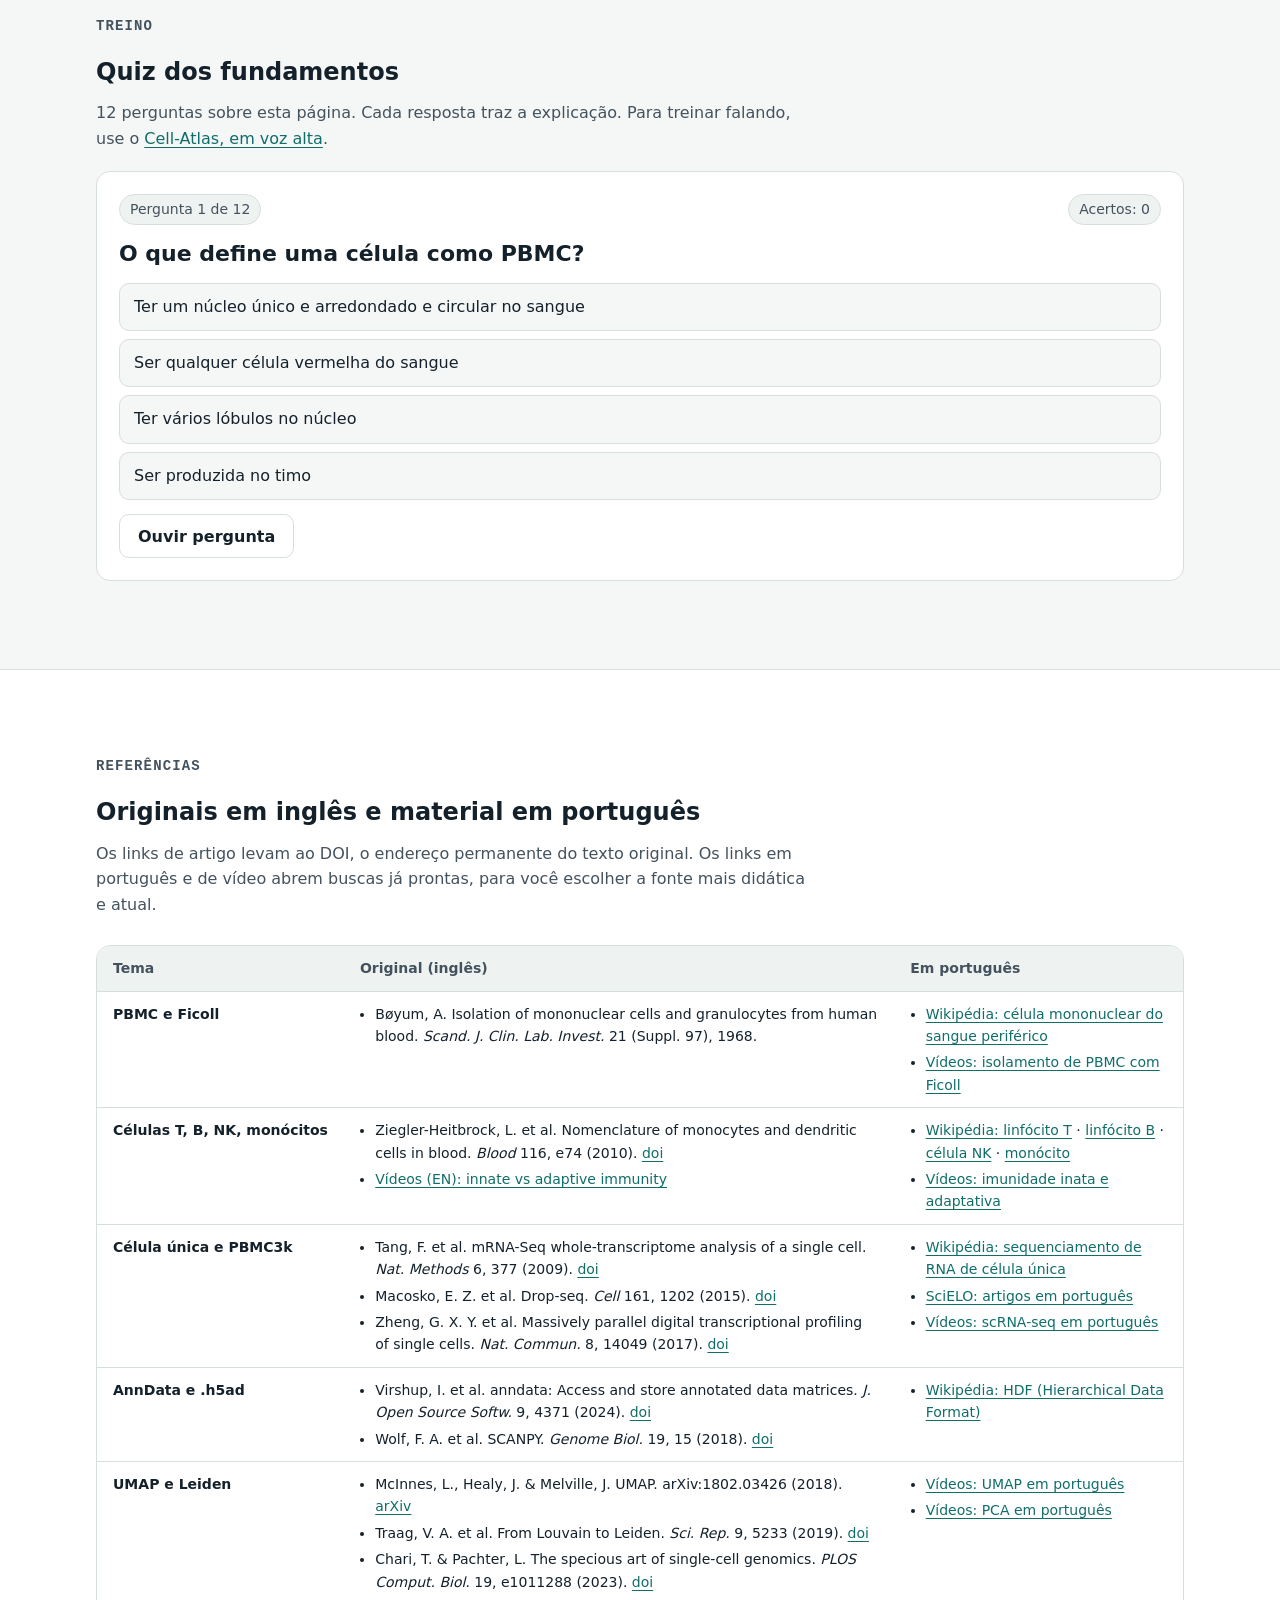
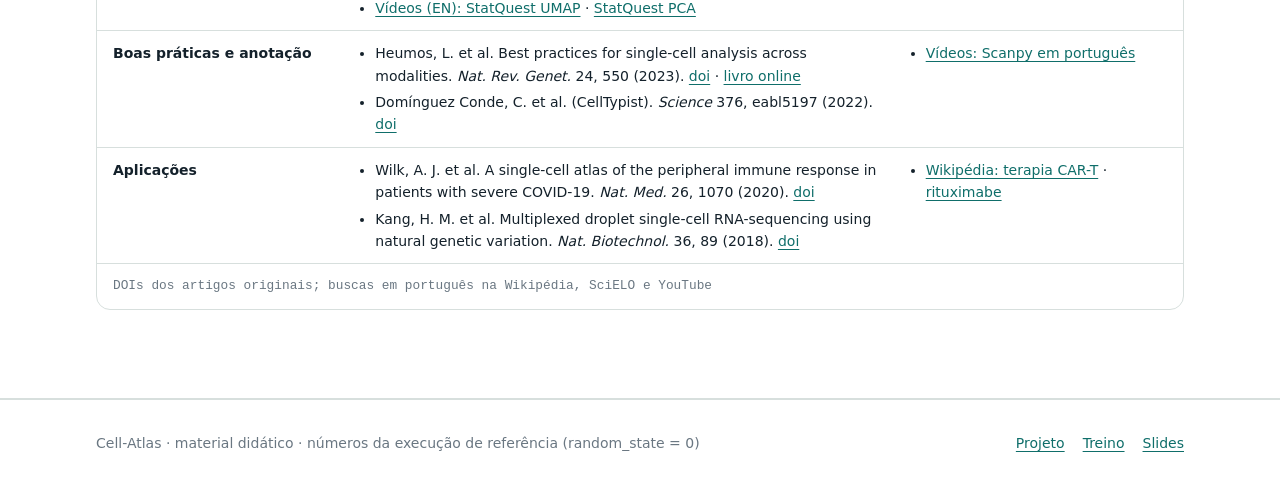
<file: docs/aprenda/index.html>
<!DOCTYPE html>
<html lang="pt-BR">
  <head>
    <meta charset="utf-8">
    <meta name="viewport" content="width=device-width, initial-scale=1, viewport-fit=cover">
    <title>Aprenda — fundamentos do Cell-Atlas</title>
    <meta name="description" content="O que são PBMC, células T, B, NK e monócitos; o que é o PBMC3k; como funcionam o sequenciamento de célula única, o arquivo .h5ad e o UMAP. Com quiz de treino e referências em português e inglês.">
    <meta name="color-scheme" content="light dark">
    <meta http-equiv="Content-Security-Policy" content="default-src 'self'; img-src 'self' data:; style-src 'self'; script-src 'self'; connect-src 'none'; base-uri 'self'; form-action 'none'; object-src 'none'">
    <meta name="referrer" content="strict-origin-when-cross-origin">
    <link rel="icon" href="../assets/img/favicon.svg" type="image/svg+xml">
    <link rel="stylesheet" href="../assets/site.css">
    <link rel="stylesheet" href="aprenda.css">
    <script src="../assets/theme.js"></script>
  </head>
  <body>
    <a class="skip-link" href="#conteudo">Pular para o conteúdo</a>
    <header class="site-header">
      <div class="wrap nav">
        <a class="brand" href="../">
          <img class="brand-mark" src="../assets/img/favicon.svg" alt="" width="28" height="28">
          Cell-Atlas
        </a>
        <div class="nav-actions">
          <nav class="menu" aria-label="Páginas do Cell-Atlas">
            <button class="menu-btn" type="button" aria-expanded="false" aria-controls="site-menu">
              <svg viewBox="0 0 24 24" fill="none" stroke="currentColor" stroke-width="2" stroke-linecap="round" aria-hidden="true"><path d="M4 7h16M4 12h16M4 17h16"></path></svg><span>Menu</span>
            </button>
            <div class="menu-panel" id="site-menu" hidden>
            
            <p class="menu-group">Estudo</p>
            <ul class="menu-list">
              <li><a href="../aprenda/" aria-current="page"><span class="menu-title">Aprenda os fundamentos</span><span class="menu-desc">PBMC, tipos celulares, .h5ad, UMAP e quiz</span></a></li>
              <li><a href="../treino/"><span class="menu-title">Treino em voz alta</span><span class="menu-desc">Perguntas, entrevista simulada e ensaio</span></a></li>
              <li><a href="../apresentacao/"><span class="menu-title">Slides do vídeo</span><span class="menu-desc">7 slides com a narração nas notas</span></a></li>
              <li><a href="https://github.com/rubenslyra/Cell-Atlas/blob/main/docs/apresentacao/ROTEIRO.md"><span class="menu-title">Roteiro e guia</span><span class="menu-desc">Narração, interpretação e perguntas prováveis</span></a></li>
            </ul>
            <p class="menu-group">Projeto</p>
            <ul class="menu-list">
              <li><a href="../"><span class="menu-title">Visão geral</span><span class="menu-desc">Resultados, pipeline e como executar</span></a></li>
              <li><a href="https://github.com/rubenslyra/Cell-Atlas"><span class="menu-title">Repositório no GitHub</span><span class="menu-desc">Código, README e changelog</span></a></li>
            </ul>
          </div>
          </nav>
          <button class="theme-toggle" type="button" id="theme-toggle" aria-label="Alternar tema claro/escuro">
            <svg viewBox="0 0 24 24" fill="none" stroke="currentColor" stroke-width="2" stroke-linecap="round" aria-hidden="true"><circle cx="12" cy="12" r="4"></circle><path d="M12 2v2M12 20v2M4.9 4.9l1.4 1.4M17.7 17.7l1.4 1.4M2 12h2M20 12h2M4.9 19.1l1.4-1.4M17.7 6.3l1.4-1.4"></path></svg>
          </button>
        </div>
      </div>
    </header>

    <main id="conteudo">
      <div class="wrap">
        <header class="lesson-hero">
          <p class="eyebrow">Fundamentos · para quem vem da computação</p>
          <h1>Do tubo de sangue ao mapa de células</h1>
          <p class="lead">Tudo o que você precisa para explicar o Cell-Atlas sem decorar: o que são as células, de onde vem o dado, o que tem dentro do arquivo e como ler o mapa. No fim há um quiz de treino.</p>
          <nav class="toc" aria-label="Nesta página">
            <a class="pill" href="#pbmc">1. PBMC</a>
            <a class="pill" href="#tipos">2. Os tipos de células</a>
            <a class="pill" href="#historia">3. Como foram descobertas</a>
            <a class="pill" href="#hoje">4. Uso no mundo real</a>
            <a class="pill" href="#pbmc3k">5. O PBMC3k</a>
            <a class="pill" href="#h5ad">6. O arquivo .h5ad</a>
            <a class="pill" href="#umap">7. O UMAP na prática</a>
            <a class="pill" href="#validacao">8. Validação</a>
            <a class="pill" href="#quiz">Quiz</a>
            <a class="pill" href="#referencias">Referências</a>
          </nav>
        </header>
      </div>

      <!-- 1 PBMC -->
      <section class="section" id="pbmc">
        <div class="wrap">
          <div class="prose">
            <p class="eyebrow">1 · PBMC</p>
            <h2>PBMC são as células do sangue que têm um núcleo único e redondo</h2>
            <p><strong>PBMC</strong> <span class="en">(peripheral blood mononuclear cells)</span> significa <em>células mononucleares do sangue periférico</em>: as células que circulam no sangue e têm <strong>um núcleo arredondado</strong>. São quase todas células do sistema imune: <span class="term">linfócitos</span> (T, B e NK), <span class="term">monócitos</span> e uma pequena fração de <span class="term">células dendríticas</span>.</p>
            <p>Ficam de fora as hemácias (não têm núcleo), os granulócitos como os neutrófilos (núcleo com vários lóbulos) e as plaquetas (fragmentos sem núcleo). Na prática algumas plaquetas grudam nos PBMC durante a separação. É por isso que o Cell-Atlas encontra um grupo de 14 plaquetas.</p>
            <p>A separação é feita por <strong>centrifugação em gradiente de densidade</strong> (Ficoll), técnica descrita por Arne Bøyum em 1968. O sangue é colocado sobre um líquido de densidade intermediária e centrifugado: hemácias e granulócitos, mais densos, vão para o fundo; os PBMC formam um anel fino na interface.</p>
          </div>

          <figure class="diagram">
            <svg viewBox="0 0 760 300" role="img" aria-label="Tubo após centrifugação com Ficoll: plasma no topo, anel de PBMC, Ficoll, e hemácias com granulócitos no fundo">
              <text x="24" y="28" class="t-strong">Depois da centrifugação, os PBMC formam um anel fino entre o plasma e o Ficoll</text>
              <rect x="120" y="56" width="90" height="70" class="f-plasma"></rect>
              <rect x="120" y="126" width="90" height="12" class="f-pbmc"></rect>
              <rect x="120" y="138" width="90" height="56" class="f-ficoll"></rect>
              <rect x="120" y="194" width="90" height="22" class="f-gran"></rect>
              <rect x="120" y="216" width="90" height="56" class="f-rbc"></rect>
              <path d="M120 50 V262 Q165 300 210 262 V50" class="f-tube"></path>
              <path d="M222 92 H300" class="arrow"></path>
              <path d="M222 132 H300" class="arrow"></path>
              <path d="M222 166 H300" class="arrow"></path>
              <path d="M222 205 H300" class="arrow"></path>
              <path d="M222 244 H300" class="arrow"></path>
              <text x="310" y="96">Plasma <tspan class="t-muted">(parte líquida)</tspan></text>
              <text x="310" y="136" class="t-strong">PBMC: linfócitos T, B, NK, monócitos, dendríticas</text>
              <text x="310" y="170">Ficoll <tspan class="t-muted">(meio de densidade 1,077 g/mL)</tspan></text>
              <text x="310" y="209">Granulócitos <tspan class="t-muted">(neutrófilos, eosinófilos)</tspan></text>
              <text x="310" y="248">Hemácias <tspan class="t-muted">(sem núcleo, mais densas)</tspan></text>
            </svg>
            <figcaption>Esquema simplificado da separação por gradiente de densidade (Bøyum, 1968). As proporções das camadas são ilustrativas.</figcaption>
          </figure>
        </div>
      </section>

      <!-- 2 Tipos -->
      <section class="section band" id="tipos">
        <div class="wrap">
          <div class="prose">
            <p class="eyebrow">2 · Os tipos de células</p>
            <h2>Sete populações, cada uma com um trabalho e uma “assinatura” de genes</h2>
            <p>O sistema imune tem duas camadas. A <strong>imunidade inata</strong> reage em minutos e de forma genérica (monócitos, NK, dendríticas). A <strong>imunidade adaptativa</strong> leva dias, mas reconhece um invasor específico e guarda memória (células T e B; é ela que as vacinas treinam).</p>
            <p>Cada tipo usa um conjunto característico de genes, os <span class="term">marcadores</span>. É isso que permite ao Cell-Atlas dar nome aos grupos. Muitos marcadores têm dois nomes: o do gene (MS4A1) e o da proteína na superfície da célula (CD20). “CD” vem de <span class="en">cluster of differentiation</span>, um catálogo de proteínas de superfície.</p>
          </div>

          <figure class="diagram">
            <svg viewBox="0 0 760 170" role="img" aria-label="Composição das 2.638 células do PBMC3k: T 55,5 por cento, monócitos CD14 16,8, monócitos FCGR3A 7,4, B 13,0, NK 5,4, dendríticas 1,3, plaquetas 0,5">
              <text x="24" y="28" class="t-strong">Mais da metade das células do sangue analisado são células T</text>
              <text x="24" y="48" class="t-muted">2.638 células do PBMC3k após o QC, anotação do Cell-Atlas</text>
              <rect x="24" y="64" width="395" height="36" class="f-c6"></rect>
              <rect x="419" y="64" width="120" height="36" class="f-c1"></rect>
              <rect x="539" y="64" width="53" height="36" class="f-c3"></rect>
              <rect x="592" y="64" width="93" height="36" class="f-c0"></rect>
              <rect x="685" y="64" width="38" height="36" class="f-c4"></rect>
              <rect x="723" y="64" width="9" height="36" class="f-c2"></rect>
              <rect x="732" y="64" width="4" height="36" class="f-c5"></rect>
              <text x="221" y="87" text-anchor="middle" class="t-strong">T 55,5%</text>
              <circle cx="30" cy="126" r="6" class="f-c6"></circle><text x="42" y="130">T 1.464</text>
              <circle cx="210" cy="126" r="6" class="f-c1"></circle><text x="222" y="130">Monócitos CD14+ 443</text>
              <circle cx="470" cy="126" r="6" class="f-c3"></circle><text x="482" y="130">Monócitos FCGR3A+ 196</text>
              <circle cx="30" cy="152" r="6" class="f-c0"></circle><text x="42" y="156">B 344</text>
              <circle cx="210" cy="152" r="6" class="f-c4"></circle><text x="222" y="156">NK 142</text>
              <circle cx="470" cy="152" r="6" class="f-c2"></circle><text x="482" y="156">Dendríticas 35</text>
              <circle cx="640" cy="152" r="6" class="f-c5"></circle><text x="652" y="156">Plaquetas 14</text>
            </svg>
            <figcaption>No sangue de adultos saudáveis, os linfócitos costumam ser a maior parte dos PBMC e os monócitos algo como 10 a 20%. Os valores variam entre pessoas.</figcaption>
          </figure>

          <div class="cells">
            <article class="cell-card">
              <header><span class="swatch f-c6"></span><h3>Células T (linfócitos T)</h3><span class="share">55,5%</span></header>
              <p>Amadurecem no <strong>timo</strong> (daí o “T”). As <strong>T CD4+</strong> (auxiliares) coordenam a resposta imune; as <strong>T CD8+</strong> (citotóxicas) matam células infectadas ou tumorais.</p>
              <dl>
                <dt>Marcadores</dt><dd>CD3E, CD3D (complexo CD3), IL7R; CD8A nas citotóxicas</dd>
                <dt>No Cell-Atlas</dt><dd>Grupos 0, 1, 3 e 8</dd>
                <dt>Na clínica</dt><dd>A contagem de T CD4+ acompanha pessoas com HIV; terapias CAR-T usam células T do próprio paciente</dd>
              </dl>
            </article>
            <article class="cell-card">
              <header><span class="swatch f-c0"></span><h3>Células B (linfócitos B)</h3><span class="share">13,0%</span></header>
              <p>Produzem <strong>anticorpos</strong>. O “B” vem da <em>bursa de Fabricius</em>, órgão das aves onde foram descritas; em humanos amadurecem na medula óssea (<span class="en">bone marrow</span>).</p>
              <dl>
                <dt>Marcadores</dt><dd>MS4A1 (= CD20), CD79A, CD74</dd>
                <dt>No Cell-Atlas</dt><dd>Grupo 2</dd>
                <dt>Na clínica</dt><dd>O rituximabe, um anticorpo contra CD20, trata linfomas e doenças autoimunes</dd>
              </dl>
            </article>
            <article class="cell-card">
              <header><span class="swatch f-c4"></span><h3>Células NK (<span class="en">natural killer</span>)</h3><span class="share">5,4%</span></header>
              <p>“Matadoras naturais”: destroem células infectadas ou tumorais <strong>sem precisar de exposição prévia</strong>, liberando perforina e granzimas.</p>
              <dl>
                <dt>Marcadores</dt><dd>GNLY (granulisina), NKG7, GZMB (granzima B), PRF1 (perforina)</dd>
                <dt>No Cell-Atlas</dt><dd>Grupo 6</dd>
                <dt>Detalhe</dt><dd>T CD8+ também usam NKG7 e granzimas, por isso os dois tipos ficam vizinhos no mapa</dd>
              </dl>
            </article>
            <article class="cell-card">
              <header><span class="swatch f-c1"></span><h3>Monócitos clássicos (CD14+)</h3><span class="share">16,8%</span></header>
              <p>Patrulham o sangue, <strong>engolem</strong> micróbios (fagocitose) e, ao entrar nos tecidos, viram macrófagos ou células dendríticas.</p>
              <dl>
                <dt>Marcadores</dt><dd>CD14, LYZ (lisozima), S100A8, S100A9</dd>
                <dt>No Cell-Atlas</dt><dd>Grupo 7</dd>
              </dl>
            </article>
            <article class="cell-card">
              <header><span class="swatch f-c3"></span><h3>Monócitos não clássicos (CD16+)</h3><span class="share">7,4%</span></header>
              <p>Uma subpopulação de monócitos que patrulha a parede dos vasos. Expressa muito CD16 e pouco CD14.</p>
              <dl>
                <dt>Marcadores</dt><dd>FCGR3A (= CD16), MS4A7, LST1</dd>
                <dt>No Cell-Atlas</dt><dd>Grupo 4</dd>
                <dt>Detalhe</dt><dd>Entre as duas há monócitos “intermediários”; é onde o Cell-Atlas mais discorda da referência (seção 8)</dd>
              </dl>
            </article>
            <article class="cell-card">
              <header><span class="swatch f-c2"></span><h3>Células dendríticas</h3><span class="share">1,3%</span></header>
              <p>Capturam pedaços de invasores e os <strong>apresentam</strong> às células T, ligando a imunidade inata à adaptativa.</p>
              <dl>
                <dt>Marcadores</dt><dd>FCER1A, CST3, genes HLA de classe II (HLA-DPA1, HLA-DRA)</dd>
                <dt>No Cell-Atlas</dt><dd>Grupo 9</dd>
              </dl>
            </article>
            <article class="cell-card">
              <header><span class="swatch f-c5"></span><h3>Plaquetas</h3><span class="share">0,5%</span></header>
              <p>Não são células: são <strong>fragmentos</strong> de megacariócitos da medula óssea e atuam na coagulação. Contaminam a amostra de PBMC em pequena quantidade.</p>
              <dl>
                <dt>Marcadores</dt><dd>PPBP, PF4</dd>
                <dt>No Cell-Atlas</dt><dd>Grupo 5 (14 células)</dd>
              </dl>
            </article>
          </div>
        </div>
      </section>

      <!-- 3 História -->
      <section class="section" id="historia">
        <div class="wrap grid-2">
          <div class="prose">
            <p class="eyebrow">3 · Como foram descobertas</p>
            <h2>Um século de imunologia e uma década de célula única</h2>
            <p>Os tipos celulares foram descobertos um a um, por experimentos de laboratório e microscopia. O sequenciamento de célula única inverteu a lógica: mede milhares de genes em milhares de células e deixa os tipos aparecerem sozinhos. O Cell-Atlas faz exatamente isso, e confere o resultado com o que a imunologia clássica já sabia.</p>
            <p class="small muted">Os marcos em destaque são os que você pode citar numa entrevista.</p>
          </div>
          <ol class="timeline">
            <li><span class="year">1882</span><p>Élie Metchnikoff observa a fagocitose em larvas de estrela-do-mar: origem da ideia de células que “comem” invasores (monócitos e macrófagos). Nobel de 1908.</p></li>
            <li><span class="year">1956</span><p>Bruce Glick mostra que a bursa de Fabricius das aves é necessária para produzir anticorpos: o “B” das células B.</p></li>
            <li><span class="year">1961</span><p>Jacques Miller descobre a função imune do timo: o “T” das células T.</p></li>
            <li class="key"><span class="year">1968</span><p>Arne Bøyum descreve a separação de células mononucleares por gradiente de densidade, base do isolamento de PBMC até hoje.</p></li>
            <li><span class="year">1973</span><p>Ralph Steinman e Zanvil Cohn descrevem as células dendríticas. Nobel de 2011.</p></li>
            <li><span class="year">1975</span><p>Grupos de Rolf Kiessling, Eva Klein e Hans Wigzell, e de Ronald Herberman, descrevem a atividade “natural killer”.</p></li>
            <li class="key"><span class="year">2009</span><p>Tang e colegas publicam o primeiro transcriptoma de uma única célula por sequenciamento.</p></li>
            <li><span class="year">2015</span><p>Drop-seq e inDrop encapsulam cada célula numa gota com um código de barras: milhares de células por experimento.</p></li>
            <li class="key"><span class="year">2016–2017</span><p>A 10x Genomics publica o PBMC3k e, com Zheng e colegas (2017), a tecnologia Chromium para dezenas de milhares de células.</p></li>
            <li><span class="year">2018–2019</span><p>Scanpy (Wolf et al.), UMAP (McInnes et al.) e Leiden (Traag et al.): as ferramentas que o Cell-Atlas usa.</p></li>
            <li><span class="year">2022</span><p>CellTypist (Domínguez Conde et al.): anotação automática treinada em atlas de milhões de células imunes.</p></li>
          </ol>
        </div>
      </section>

      <!-- 4 Hoje -->
      <section class="section band" id="hoje">
        <div class="wrap">
          <div class="prose">
            <p class="eyebrow">4 · Uso no mundo real</p>
            <h2>Por que o sangue é a amostra mais estudada da imunologia</h2>
            <p>Coletar sangue é rápido, barato e pode ser repetido no mesmo paciente. Por isso os PBMC são a porta de entrada para acompanhar o sistema imune em doenças, tratamentos e vacinas.</p>
          </div>
          <div class="grid-3 mt">
            <article class="card"><h3>Diagnóstico e acompanhamento</h3><p>A citometria de fluxo conta células T CD4+ para acompanhar o HIV e classifica leucemias e linfomas pelos marcadores de superfície (os mesmos CDs desta página).</p></article>
            <article class="card"><h3>Terapias celulares</h3><p>Na terapia CAR-T, células T são retiradas do sangue do paciente, modificadas para reconhecer o tumor e devolvidas. Tudo começa num isolamento de PBMC.</p></article>
            <article class="card"><h3>Medicamentos-alvo</h3><p>Anticorpos como o rituximabe atacam uma proteína específica (CD20, gene MS4A1) e eliminam células B doentes.</p></article>
            <article class="card"><h3>Vacinas e infecções</h3><p>Durante a COVID-19, atlas de célula única do sangue mostraram quais células mudavam nos casos graves (por exemplo, Wilk et al., 2020).</p></article>
            <article class="card"><h3>Doenças autoimunes</h3><p>Em lúpus, PBMC de pacientes estimulados com interferon mostram como cada tipo celular responde: é o conjunto de Kang et al. (2018), o próximo passo do Cell-Atlas.</p></article>
            <article class="card"><h3>Atlas de referência</h3><p>Consórcios como o Human Cell Atlas mapeiam todos os tipos celulares do corpo; o sangue é um dos tecidos mais completos.</p></article>
          </div>
        </div>
      </section>

      <!-- 5 PBMC3k -->
      <section class="section" id="pbmc3k">
        <div class="wrap">
          <div class="prose">
            <p class="eyebrow">5 · O PBMC3k</p>
            <h2>O “hello world” da análise de célula única</h2>
            <p>O <strong>PBMC3k</strong> é um conjunto público com cerca de <strong>2.700 PBMC de um doador saudável</strong>, sequenciadas pela 10x Genomics com a tecnologia Chromium (química v1) e publicadas em 2016. O “3k” é de 3 mil células, arredondado.</p>
            <p>Virou a referência de ensino porque é pequeno (roda em qualquer computador), tem tipos celulares bem conhecidos e foi usado nos tutoriais oficiais do Seurat (R) e do Scanpy (Python). Sabemos a resposta certa: dá para conferir se um método funciona.</p>
            <p>No Cell-Atlas ele é baixado por <code>scanpy.datasets.pbmc3k()</code> e salvo em <code>dados/pbmc3k.h5ad</code>: 2.700 células × 32.738 genes.</p>
          </div>
          <figure class="diagram">
            <svg viewBox="0 0 760 214" role="img" aria-label="Fluxo do PBMC3k: sangue, isolamento de PBMC, uma célula por gota com código de barras, sequenciamento, matriz de contagens e arquivo h5ad">
              <defs><marker id="ap-arrow" viewBox="0 0 10 10" refX="9" refY="5" markerWidth="6" markerHeight="6" orient="auto-start-reverse"><path d="M0 0L10 5L0 10z" class="head"></path></marker></defs>
              <text x="24" y="26" class="t-strong">Do doador ao arquivo que o Cell-Atlas lê</text>
              <rect x="24" y="44" width="216" height="52" rx="8" class="box"></rect>
              <text x="38" y="66" class="t-strong">1. Sangue do doador</text><text x="38" y="85" class="t-muted">tubo de coleta</text>
              <rect x="272" y="44" width="216" height="52" rx="8" class="box"></rect>
              <text x="286" y="66" class="t-strong">2. Isolamento de PBMC</text><text x="286" y="85" class="t-muted">gradiente de Ficoll</text>
              <rect x="520" y="44" width="216" height="52" rx="8" class="box"></rect>
              <text x="534" y="66" class="t-strong">3. Uma célula por gota</text><text x="534" y="85" class="t-muted">gota com código de barras</text>
              <rect x="24" y="128" width="216" height="52" rx="8" class="box"></rect>
              <text x="38" y="150" class="t-strong">4. Sequenciamento</text><text x="38" y="169" class="t-muted">RNA + código da célula</text>
              <rect x="272" y="128" width="216" height="52" rx="8" class="box"></rect>
              <text x="286" y="150" class="t-strong">5. Matriz de contagens</text><text x="286" y="169" class="t-muted">células × genes</text>
              <rect x="520" y="128" width="216" height="52" rx="8" class="box-accent"></rect>
              <text x="534" y="150" class="t-strong">6. dados/pbmc3k.h5ad</text><text x="534" y="169" class="t-muted">2.700 × 32.738</text>
              <path d="M240 70 H268" class="arrow" marker-end="url(#ap-arrow)"></path>
              <path d="M488 70 H516" class="arrow" marker-end="url(#ap-arrow)"></path>
              <path d="M628 96 V112 H132 V124" class="arrow" marker-end="url(#ap-arrow)"></path>
              <path d="M240 154 H268" class="arrow" marker-end="url(#ap-arrow)"></path>
              <path d="M488 154 H516" class="arrow" marker-end="url(#ap-arrow)"></path>
              <text x="24" y="204" class="t-muted">Etapas 1 a 5 feitas pela 10x Genomics em 2016; a etapa 6 é o download pelo Scanpy.</text>
            </svg>
          </figure>
        </div>
      </section>

      <!-- 6 h5ad -->
      <section class="section band" id="h5ad">
        <div class="wrap">
          <div class="prose">
            <p class="eyebrow">6 · O arquivo .h5ad</p>
            <h2>Um banco de dados num arquivo: matriz no centro, metadados nas bordas</h2>
            <p>O <code>.h5ad</code> guarda um objeto <strong>AnnData</strong> <span class="en">(annotated data)</span> dentro de um arquivo <strong>HDF5</strong>, um formato binário hierárquico, como um sistema de pastas comprimido dentro de um arquivo. Pense numa tabela gigante com tabelas auxiliares coladas nas bordas, todas alinhadas pelos mesmos índices.</p>
          </div>
          <figure class="diagram">
            <svg viewBox="0 0 760 330" role="img" aria-label="Anatomia do AnnData: matriz X de células por genes no centro, obs com metadados das células à esquerda, var com metadados dos genes no topo, obsm com coordenadas, obsp com o grafo e uns com resultados">
              <text x="24" y="28" class="t-strong">Anatomia de um AnnData: tudo se alinha pelas linhas (células) ou pelas colunas (genes)</text>
              <rect x="250" y="52" width="300" height="56" rx="6" class="box"></rect>
              <text x="400" y="76" text-anchor="middle" class="t-strong t-mono">var</text>
              <text x="400" y="96" text-anchor="middle" class="t-muted">1 linha por gene: nome, “mt”, variável</text>
              <rect x="24" y="124" width="210" height="150" rx="6" class="box"></rect>
              <text x="129" y="150" text-anchor="middle" class="t-strong t-mono">obs</text>
              <text x="129" y="174" text-anchor="middle" class="t-muted">1 linha por célula:</text>
              <text x="129" y="194" text-anchor="middle" class="t-muted">código de barras, nº de genes,</text>
              <text x="129" y="214" text-anchor="middle" class="t-muted">% mitocondrial, leiden_0.6,</text>
              <text x="129" y="234" text-anchor="middle" class="t-muted">cell_type</text>
              <rect x="250" y="124" width="300" height="150" rx="6" class="box-accent"></rect>
              <text x="400" y="182" text-anchor="middle" class="t-strong t-mono">X</text>
              <text x="400" y="204" text-anchor="middle">matriz células × genes</text>
              <text x="400" y="224" text-anchor="middle" class="t-muted">contagens (cru) ou valores normalizados</text>
              <rect x="566" y="124" width="170" height="44" rx="6" class="box"></rect>
              <text x="580" y="144" class="t-strong t-mono">obsm</text><text x="580" y="160" class="t-muted">X_pca, X_umap</text>
              <rect x="566" y="177" width="170" height="44" rx="6" class="box"></rect>
              <text x="580" y="197" class="t-strong t-mono">obsp</text><text x="580" y="213" class="t-muted">grafo k-NN</text>
              <rect x="566" y="230" width="170" height="44" rx="6" class="box"></rect>
              <text x="580" y="250" class="t-strong t-mono">uns</text><text x="580" y="266" class="t-muted">cores, marcadores</text>
              <rect x="250" y="290" width="300" height="32" rx="6" class="box"></rect>
              <text x="400" y="311" text-anchor="middle"><tspan class="t-strong t-mono">raw</tspan><tspan class="t-muted"> · todos os genes, antes do recorte</tspan></text>
            </svg>
          </figure>
          <div class="table-wrap mt">
            <table>
              <caption>Os quatro .h5ad que o pipeline grava em dados/</caption>
              <thead><tr><th scope="col">Arquivo</th><th scope="col">Gerado por</th><th scope="col">O que tem de novo</th></tr></thead>
              <tbody>
                <tr><td><code>pbmc3k.h5ad</code></td><td><code>download</code></td><td>Só a matriz de contagens crua (2.700 × 32.738)</td></tr>
                <tr><td><code>pbmc3k_processado.h5ad</code></td><td><code>preprocess</code></td><td>Células filtradas (2.638), 2.000 genes em <code>X</code>, todos em <code>raw</code>, <code>X_pca</code></td></tr>
                <tr><td><code>pbmc3k_leiden.h5ad</code></td><td><code>cluster</code></td><td>Grafo em <code>obsp</code>, <code>X_umap</code>, colunas <code>leiden_0.2</code> … <code>leiden_1.0</code></td></tr>
                <tr><td><code>pbmc3k_anotado.h5ad</code></td><td><code>annotate</code></td><td><code>cell_type</code> em <code>obs</code>, marcadores em <code>uns</code></td></tr>
              </tbody>
            </table>
          </div>
          <div class="grid-2 mt">
            <div>
              <p class="small muted">Para inspecionar no Python:</p>
              <pre class="terminal"><code><span class="p">&gt;&gt;&gt; </span>import anndata as ad
<span class="p">&gt;&gt;&gt; </span>a = ad.read_h5ad("dados/pbmc3k_anotado.h5ad")
<span class="p">&gt;&gt;&gt; </span>a                       <span class="c"># resumo: n_obs × n_vars e as chaves</span>
<span class="p">&gt;&gt;&gt; </span>a.obs.head()            <span class="c"># tabela das células (pandas)</span>
<span class="p">&gt;&gt;&gt; </span>a.obs["cell_type"].value_counts()
<span class="p">&gt;&gt;&gt; </span>a.obsm["X_umap"][:3]    <span class="c"># coordenadas do mapa</span></code></pre>
            </div>
            <div class="card">
              <h3>Parentes do .h5ad</h3>
              <ul class="check-list">
                <li><code>.mtx</code> + <code>barcodes.tsv</code> + <code>genes.tsv</code>: saída clássica do Cell Ranger (matriz esparsa em texto)</li>
                <li><code>.h5</code> da 10x: a mesma matriz em HDF5, sem as análises</li>
                <li><code>.rds</code> com objeto Seurat: o equivalente no R</li>
                <li><code>.zarr</code>: formato do AnnData para dados grandes ou na nuvem</li>
              </ul>
            </div>
          </div>
        </div>
      </section>

      <!-- 7 UMAP -->
      <section class="section" id="umap">
        <div class="wrap">
          <div class="prose">
            <p class="eyebrow">7 · O UMAP na prática</p>
            <h2>Um mapa para olhar, não uma régua para medir</h2>
            <p><strong>UMAP</strong> <span class="en">(Uniform Manifold Approximation and Projection)</span> é um algoritmo de McInnes, Healy e Melville (2018) que achata dados de muitas dimensões em 2D tentando manter juntos os pontos que eram vizinhos. Cada ponto é uma célula; células parecidas ficam perto.</p>
            <p>No Cell-Atlas o UMAP <strong>não decide nada</strong>: os grupos vêm do Leiden, que trabalha no grafo de 10 dimensões (PCA). O UMAP só desenha o resultado. É como um dashboard: excelente para enxergar padrões, perigoso para tirar medidas.</p>
          </div>
          <div class="gallery mt">
            <figure class="figure">
              <div class="figure-media"><img src="../assets/img/umap_tipos_celulares.png" alt="UMAP das células coloridas pelo tipo celular sugerido." width="755" height="551" loading="lazy"></div>
              <figcaption><span class="tag">Leitura</span><h3>O que dá para afirmar</h3><p>Células B formam uma ilha separada; T e NK ficam vizinhas (compartilham genes de citotoxicidade); os dois tipos de monócitos se tocam.</p></figcaption>
            </figure>
            <figure class="figure">
              <div class="figure-media"><img src="../assets/img/marcadores_4.png" alt="Quatro UMAPs coloridos pela expressão de CD3E, MS4A1, LYZ e NKG7." width="1674" height="1058" loading="lazy"></div>
              <figcaption><span class="tag">Validação visual</span><h3>Pintar o mapa por um gene</h3><p>Cada painel colore as células pela expressão de um marcador. Quando a cor acende só numa ilha, o nome do grupo está confirmado.</p></figcaption>
            </figure>
          </div>
          <div class="dodont">
            <div class="card do"><h3>Pode</h3><ul class="check-list"><li>Ver quais células são vizinhas</li><li>Conferir se os grupos do Leiden fazem sentido</li><li>Pintar por gene, amostra ou condição</li><li>Mostrar o resultado num slide</li></ul></div>
            <div class="card dont"><h3>Não pode</h3><ul class="check-list"><li>Medir distância entre ilhas distantes</li><li>Comparar tamanhos de ilhas como se fossem proporções</li><li>Definir grupos “a olho” no desenho</li><li>Esquecer a semente: outra semente gera outro desenho</li></ul></div>
          </div>
        </div>
      </section>

      <!-- 8 Validação -->
      <section class="section band" id="validacao">
        <div class="wrap">
          <div class="prose">
            <p class="eyebrow">8 · Validação (passo A do plano)</p>
            <h2>A anotação do Cell-Atlas concorda com a de especialistas em 96,8% das células</h2>
            <p>O comando <code>cellatlas compare</code> confronta os rótulos automáticos do Cell-Atlas com os rótulos curados à mão no tutorial clássico do PBMC3k, para as mesmas 2.638 células. A <strong>acurácia</strong> é a fração de células com o mesmo nome; o <strong>ARI</strong> <span class="en">(adjusted Rand index)</span> mede se as duas partições agrupam as mesmas células, independentemente dos nomes (1 = idênticas, 0 = acaso).</p>
          </div>
          <div class="metric-row">
            <div><b>96,8%</b><span>acurácia, marcadores vs especialista</span></div>
            <div><b>0,96</b><span>ARI, marcadores vs especialista</span></div>
            <div><b>0,64</b><span>ARI, grupos Leiden 0,6 vs rótulos finos (CD4 e CD8 separados)</span></div>
          </div>
          <figure class="figure mt big">
            <div class="figure-media"><img src="../assets/img/matriz_confusao_especialista.png" alt="Matriz de confusão entre a anotação do Cell-Atlas e os rótulos de especialistas. A maior discordância são 49 monócitos CD14+ classificados como FCGR3A+ e 12 NK classificadas como T." width="1126" height="912" loading="lazy"></div>
            <figcaption><span class="tag">resultados/matriz_confusao_especialista.csv</span><h3>Onde os métodos discordam é onde há biologia interessante</h3><p>49 monócitos CD14+ viraram FCGR3A+: provavelmente monócitos intermediários, que expressam os dois marcadores. 12 NK viraram T: ficam no grupo misto de T CD8+ e NK, que compartilham genes de citotoxicidade. Isso vira pergunta para a próxima etapa, não erro escondido.</p></figcaption>
          </figure>
        </div>
      </section>

      <!-- Quiz -->
      <section class="section" id="quiz">
        <div class="wrap">
          <div class="prose">
            <p class="eyebrow">Treino</p>
            <h2>Quiz dos fundamentos</h2>
            <p>12 perguntas sobre esta página. Cada resposta traz a explicação. Para treinar falando, use o <a href="../treino/">Cell-Atlas, em voz alta</a>.</p>
          </div>
          <div class="quiz" id="quiz-box">
            <div class="quiz-top"><span class="pill" id="quiz-progress">Pergunta 1 de 12</span><span class="pill" id="quiz-score">Acertos: 0</span></div>
            <p class="quiz-q" id="quiz-q">Carregando…</p>
            <div class="quiz-opts" id="quiz-opts"></div>
            <p class="quiz-exp" id="quiz-exp" hidden></p>
            <div class="btn-row">
              <button type="button" class="btn btn-ghost" id="quiz-listen">Ouvir pergunta</button>
              <button type="button" class="btn btn-primary" id="quiz-next" hidden>Próxima</button>
            </div>
          </div>
        </div>
      </section>

      <!-- Referências -->
      <section class="section band" id="referencias">
        <div class="wrap">
          <div class="prose">
            <p class="eyebrow">Referências</p>
            <h2>Originais em inglês e material em português</h2>
            <p>Os links de artigo levam ao DOI, o endereço permanente do texto original. Os links em português e de vídeo abrem buscas já prontas, para você escolher a fonte mais didática e atual.</p>
          </div>
          <div class="table-wrap mt">
            <table class="refs">
              <caption>DOIs dos artigos originais; buscas em português na Wikipédia, SciELO e YouTube</caption>
              <thead><tr><th scope="col">Tema</th><th scope="col">Original (inglês)</th><th scope="col">Em português</th></tr></thead>
              <tbody>
                <tr><td>PBMC e Ficoll</td>
                  <td><ul><li>Bøyum, A. Isolation of mononuclear cells and granulocytes from human blood. <i>Scand. J. Clin. Lab. Invest.</i> 21 (Suppl. 97), 1968.</li></ul></td>
                  <td><ul><li><a href="https://pt.wikipedia.org/w/index.php?search=C%C3%A9lula+mononuclear+do+sangue+perif%C3%A9rico">Wikipédia: célula mononuclear do sangue periférico</a></li><li><a href="https://www.youtube.com/results?search_query=isolamento+de+PBMC+ficoll">Vídeos: isolamento de PBMC com Ficoll</a></li></ul></td></tr>
                <tr><td>Células T, B, NK, monócitos</td>
                  <td><ul><li>Ziegler-Heitbrock, L. et al. Nomenclature of monocytes and dendritic cells in blood. <i>Blood</i> 116, e74 (2010). <a href="https://doi.org/10.1182/blood-2010-02-258558">doi</a></li><li><a href="https://www.youtube.com/results?search_query=innate+vs+adaptive+immunity+explained">Vídeos (EN): innate vs adaptive immunity</a></li></ul></td>
                  <td><ul><li><a href="https://pt.wikipedia.org/w/index.php?search=Linf%C3%B3cito+T">Wikipédia: linfócito T</a> · <a href="https://pt.wikipedia.org/w/index.php?search=Linf%C3%B3cito+B">linfócito B</a> · <a href="https://pt.wikipedia.org/w/index.php?search=C%C3%A9lula+NK">célula NK</a> · <a href="https://pt.wikipedia.org/w/index.php?search=Mon%C3%B3cito">monócito</a></li><li><a href="https://www.youtube.com/results?search_query=sistema+imune+inato+e+adaptativo+aula">Vídeos: imunidade inata e adaptativa</a></li></ul></td></tr>
                <tr><td>Célula única e PBMC3k</td>
                  <td><ul><li>Tang, F. et al. mRNA-Seq whole-transcriptome analysis of a single cell. <i>Nat. Methods</i> 6, 377 (2009). <a href="https://doi.org/10.1038/nmeth.1315">doi</a></li><li>Macosko, E. Z. et al. Drop-seq. <i>Cell</i> 161, 1202 (2015). <a href="https://doi.org/10.1016/j.cell.2015.05.002">doi</a></li><li>Zheng, G. X. Y. et al. Massively parallel digital transcriptional profiling of single cells. <i>Nat. Commun.</i> 8, 14049 (2017). <a href="https://doi.org/10.1038/ncomms14049">doi</a></li></ul></td>
                  <td><ul><li><a href="https://pt.wikipedia.org/w/index.php?search=Sequenciamento+de+RNA+de+c%C3%A9lula+%C3%BAnica">Wikipédia: sequenciamento de RNA de célula única</a></li><li><a href="https://search.scielo.org/?q=sequenciamento+de+c%C3%A9lula+%C3%BAnica">SciELO: artigos em português</a></li><li><a href="https://www.youtube.com/results?search_query=sequenciamento+de+RNA+de+c%C3%A9lula+%C3%BAnica">Vídeos: scRNA-seq em português</a></li></ul></td></tr>
                <tr><td>AnnData e .h5ad</td>
                  <td><ul><li>Virshup, I. et al. anndata: Access and store annotated data matrices. <i>J. Open Source Softw.</i> 9, 4371 (2024). <a href="https://doi.org/10.21105/joss.04371">doi</a></li><li>Wolf, F. A. et al. SCANPY. <i>Genome Biol.</i> 19, 15 (2018). <a href="https://doi.org/10.1186/s13059-017-1382-0">doi</a></li></ul></td>
                  <td><ul><li><a href="https://pt.wikipedia.org/w/index.php?search=Hierarchical+Data+Format">Wikipédia: HDF (Hierarchical Data Format)</a></li></ul></td></tr>
                <tr><td>UMAP e Leiden</td>
                  <td><ul><li>McInnes, L., Healy, J. &amp; Melville, J. UMAP. arXiv:1802.03426 (2018). <a href="https://arxiv.org/abs/1802.03426">arXiv</a></li><li>Traag, V. A. et al. From Louvain to Leiden. <i>Sci. Rep.</i> 9, 5233 (2019). <a href="https://doi.org/10.1038/s41598-019-41695-z">doi</a></li><li>Chari, T. &amp; Pachter, L. The specious art of single-cell genomics. <i>PLOS Comput. Biol.</i> 19, e1011288 (2023). <a href="https://doi.org/10.1371/journal.pcbi.1011288">doi</a></li><li><a href="https://www.youtube.com/results?search_query=StatQuest+UMAP">Vídeos (EN): StatQuest UMAP</a> · <a href="https://www.youtube.com/results?search_query=StatQuest+PCA+step+by+step">StatQuest PCA</a></li></ul></td>
                  <td><ul><li><a href="https://www.youtube.com/results?search_query=UMAP+redu%C3%A7%C3%A3o+de+dimensionalidade+explica%C3%A7%C3%A3o">Vídeos: UMAP em português</a></li><li><a href="https://www.youtube.com/results?search_query=PCA+an%C3%A1lise+de+componentes+principais+explica%C3%A7%C3%A3o">Vídeos: PCA em português</a></li></ul></td></tr>
                <tr><td>Boas práticas e anotação</td>
                  <td><ul><li>Heumos, L. et al. Best practices for single-cell analysis across modalities. <i>Nat. Rev. Genet.</i> 24, 550 (2023). <a href="https://doi.org/10.1038/s41576-023-00586-w">doi</a> · <a href="https://www.sc-best-practices.org/">livro online</a></li><li>Domínguez Conde, C. et al. (CellTypist). <i>Science</i> 376, eabl5197 (2022). <a href="https://doi.org/10.1126/science.abl5197">doi</a></li></ul></td>
                  <td><ul><li><a href="https://www.youtube.com/results?search_query=bioinform%C3%A1tica+single+cell+scanpy+tutorial+portugu%C3%AAs">Vídeos: Scanpy em português</a></li></ul></td></tr>
                <tr><td>Aplicações</td>
                  <td><ul><li>Wilk, A. J. et al. A single-cell atlas of the peripheral immune response in patients with severe COVID-19. <i>Nat. Med.</i> 26, 1070 (2020). <a href="https://doi.org/10.1038/s41591-020-0944-y">doi</a></li><li>Kang, H. M. et al. Multiplexed droplet single-cell RNA-sequencing using natural genetic variation. <i>Nat. Biotechnol.</i> 36, 89 (2018). <a href="https://doi.org/10.1038/nbt.4042">doi</a></li></ul></td>
                  <td><ul><li><a href="https://pt.wikipedia.org/w/index.php?search=Terapia+com+c%C3%A9lulas+CAR-T">Wikipédia: terapia CAR-T</a> · <a href="https://pt.wikipedia.org/w/index.php?search=Rituximabe">rituximabe</a></li></ul></td></tr>
              </tbody>
            </table>
          </div>
        </div>
      </section>
    </main>

    <footer class="site-footer">
      <div class="wrap footer-inner">
        <span>Cell-Atlas · material didático · números da execução de referência (random_state = 0)</span>
        <nav aria-label="Rodapé"><a href="../">Projeto</a><a href="../treino/">Treino</a><a href="../apresentacao/">Slides</a></nav>
      </div>
    </footer>
    <script src="../assets/app.js" defer></script>
    <script src="aprenda.js" defer></script>
  </body>
</html>
</file>
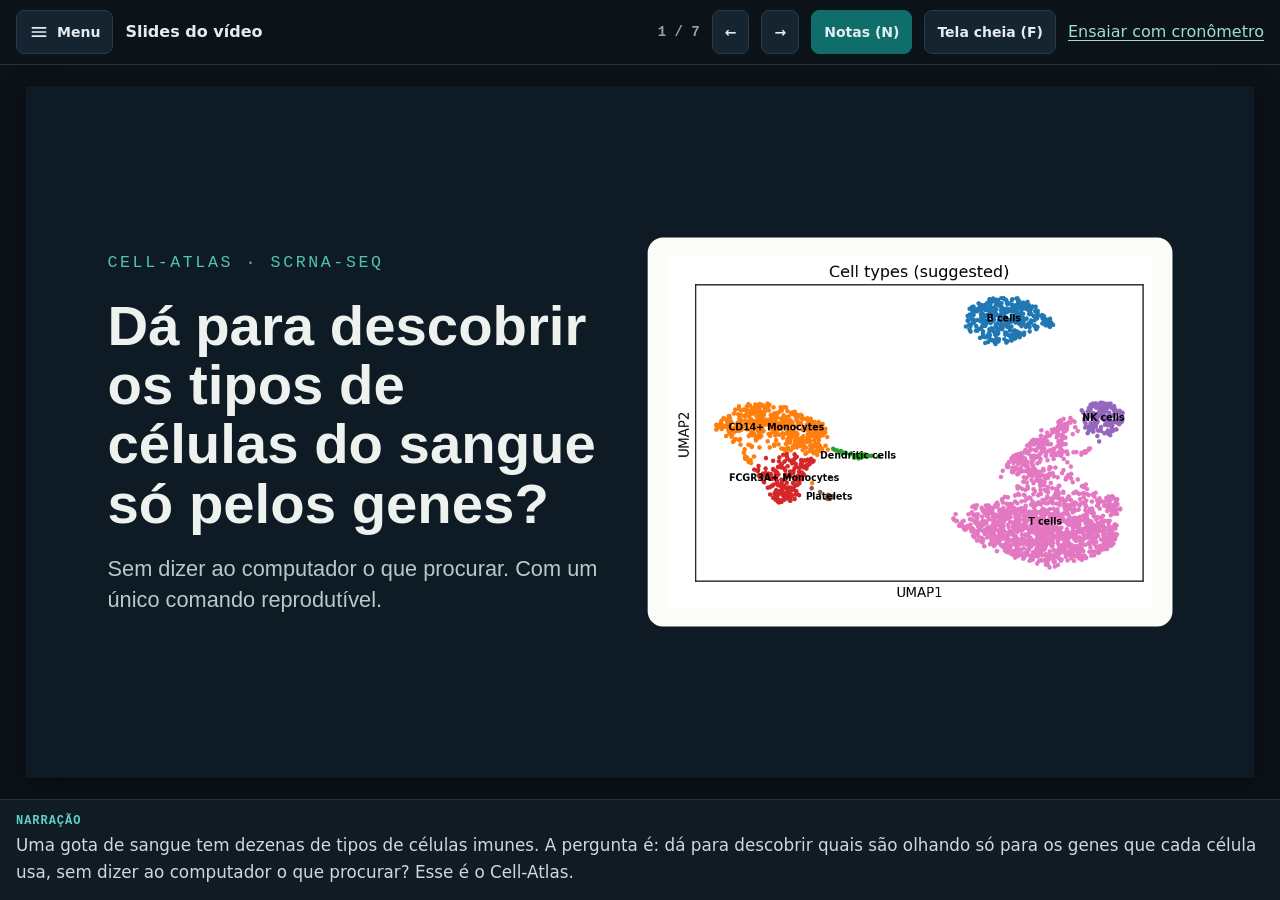
<file: docs/apresentacao/index.html>
<!DOCTYPE html>
<html lang="pt-BR">
  <head>
    <meta charset="utf-8">
    <meta name="viewport" content="width=device-width, initial-scale=1, viewport-fit=cover">
    <title>Cell-Atlas — slides do vídeo</title>
    <meta name="description" content="Sete slides do vídeo de apresentação do Cell-Atlas, com a narração nas notas.">
    <meta http-equiv="Content-Security-Policy" content="default-src 'self'; img-src 'self' data:; style-src 'self' 'unsafe-inline' https://fonts.googleapis.com; font-src https://fonts.gstatic.com; script-src 'self'; connect-src 'none'; base-uri 'self'; form-action 'none'; object-src 'none'">
    <meta name="referrer" content="strict-origin-when-cross-origin">
    <link rel="icon" href="../assets/img/favicon.svg" type="image/svg+xml">
    <link rel="preconnect" href="https://fonts.googleapis.com">
    <link rel="preconnect" href="https://fonts.gstatic.com" crossorigin>
    <link rel="stylesheet" href="https://fonts.googleapis.com/css2?family=Space+Grotesk:wght@500;700&amp;family=IBM+Plex+Sans:wght@400;600&amp;family=JetBrains+Mono:wght@400;600&amp;display=swap">
    <link rel="stylesheet" href="../assets/site.css">
    <link rel="stylesheet" href="deck.css">
  </head>
  <body class="deck">
    <div class="deck-bar">
      <nav class="menu" aria-label="Páginas do Cell-Atlas">
        <button class="menu-btn" type="button" aria-expanded="false" aria-controls="site-menu"><svg viewBox="0 0 24 24" fill="none" stroke="currentColor" stroke-width="2" stroke-linecap="round" aria-hidden="true"><path d="M4 7h16M4 12h16M4 17h16"></path></svg><span>Menu</span></button>
        <div class="menu-panel" id="site-menu" hidden>
            
            <p class="menu-group">Estudo</p>
            <ul class="menu-list">
              <li><a href="../aprenda/"><span class="menu-title">Aprenda os fundamentos</span><span class="menu-desc">PBMC, tipos celulares, .h5ad, UMAP e quiz</span></a></li>
              <li><a href="../treino/"><span class="menu-title">Treino em voz alta</span><span class="menu-desc">Perguntas, entrevista simulada e ensaio</span></a></li>
              <li><a href="../apresentacao/" aria-current="page"><span class="menu-title">Slides do vídeo</span><span class="menu-desc">7 slides com a narração nas notas</span></a></li>
              <li><a href="https://github.com/rubenslyra/Cell-Atlas/blob/main/docs/apresentacao/ROTEIRO.md"><span class="menu-title">Roteiro e guia</span><span class="menu-desc">Narração, interpretação e perguntas prováveis</span></a></li>
            </ul>
            <p class="menu-group">Projeto</p>
            <ul class="menu-list">
              <li><a href="../"><span class="menu-title">Visão geral</span><span class="menu-desc">Resultados, pipeline e como executar</span></a></li>
              <li><a href="https://github.com/rubenslyra/Cell-Atlas"><span class="menu-title">Repositório no GitHub</span><span class="menu-desc">Código, README e changelog</span></a></li>
            </ul>
          </div>
      </nav>
      <span class="title">Slides do vídeo</span>
      <span class="counter" id="counter" aria-live="polite">1 / 7</span>
      <button type="button" id="prev" aria-label="Slide anterior">←</button>
      <button type="button" id="next" aria-label="Próximo slide">→</button>
      <button type="button" id="notes-btn" aria-pressed="true">Notas (N)</button>
      <button type="button" id="full-btn">Tela cheia (F)</button>
      <a href="../treino/#ensaio">Ensaiar com cronômetro</a>
    </div>
    <div class="viewport" id="viewport">
      <div class="stage" id="stage">
<section id="cover" class="slide" aria-roledescription="slide" aria-label="1 de 7" data-transition="fade" style="background:#0f1b24;color:#eef2ef;font-family:'IBM Plex Sans', Arial, sans-serif;padding:128px;display:grid;grid-template-columns:1fr 820px;gap:64px;align-items:center">
<div style="display:flex;flex-direction:column;gap:32px">
<p style="font-family:'JetBrains Mono', 'Courier New', monospace;font-size:26px;letter-spacing:4px;text-transform:uppercase;color:#4fc2b9">Cell-Atlas · scRNA-seq</p>
<h1 style="font-family:'Space Grotesk', Arial, sans-serif;font-size:88px;font-weight:700;line-height:1.05;color:#eef2ef">Dá para descobrir os tipos de células do sangue só pelos genes?</h1>
<p style="font-size:34px;line-height:1.4;color:#b9c7cf">Sem dizer ao computador o que procurar. Com um único comando reprodutível.</p>
</div>
<div style="background:#fbfbf8;border-radius:24px;padding:28px">
<img src="../assets/img/umap_tipos_celulares.png" alt="Mapa UMAP das 2.638 células coloridas pelos 7 tipos celulares sugeridos: células T, B, NK, monócitos CD14+ e FCGR3A+, dendríticas e plaquetas" style="width:764px;height:552px;object-fit:contain">
</div>
<aside>Uma gota de sangue tem dezenas de tipos de células imunes. A pergunta é: dá para descobrir quais são olhando só para os genes que cada célula usa, sem dizer ao computador o que procurar? Esse é o Cell-Atlas.</aside>
</section>
<section id="problema" class="slide" aria-roledescription="slide" aria-label="2 de 7" data-transition="fade" style="background:#f4f6f3;color:#14212b;font-family:'IBM Plex Sans', Arial, sans-serif;padding:128px;display:flex;flex-direction:column;justify-content:space-between;gap:48px">
<div style="display:flex;flex-direction:column;gap:16px">
<p style="font-family:'JetBrains Mono', 'Courier New', monospace;font-size:26px;letter-spacing:4px;text-transform:uppercase;color:#0f6e6a">O problema</p>
<h2 style="font-family:'Space Grotesk', Arial, sans-serif;font-size:72px;font-weight:700;line-height:1.1;color:#14212b">Um dado enorme e nenhuma etiqueta</h2>
</div>
<div style="display:grid;grid-template-columns:1fr 1fr 1fr;gap:32px">
<div style="display:flex;flex-direction:column;gap:12px;border-top:4px solid #14212b;padding:32px 0 0 0">
<p style="font-family:'Space Grotesk', Arial, sans-serif;font-size:120px;font-weight:700;line-height:1;font-variant-numeric:tabular-nums;color:#14212b">2.700</p>
<p style="font-size:32px;color:#4a5866">células do sangue de um doador saudável</p>
</div>
<div style="display:flex;flex-direction:column;gap:12px;border-top:4px solid #14212b;padding:32px 0 0 0">
<p style="font-family:'Space Grotesk', Arial, sans-serif;font-size:120px;font-weight:700;line-height:1;font-variant-numeric:tabular-nums;color:#14212b">32.738</p>
<p style="font-size:32px;color:#4a5866">genes medidos em cada célula</p>
</div>
<div style="display:flex;flex-direction:column;gap:12px;border-top:4px solid #0f6e6a;padding:32px 0 0 0">
<p style="font-family:'Space Grotesk', Arial, sans-serif;font-size:120px;font-weight:700;line-height:1;font-variant-numeric:tabular-nums;color:#0f6e6a">88 mi</p>
<p style="font-size:32px;color:#4a5866">números, sem nenhum rótulo dizendo que célula é qual</p>
</div>
</div>
<p style="font-size:32px;color:#4a5866">Dados: PBMC3k, 10x Genomics (Zheng et al., 2017), referência pública da área.</p>
<aside>O dado vem de sequenciamento de RNA de célula única: 2.700 células, e para cada uma, a atividade de mais de 32 mil genes. São quase 90 milhões de números, e nenhum rótulo dizendo que célula é qual.</aside>
</section>
<section id="pipeline" class="slide" aria-roledescription="slide" aria-label="3 de 7" data-transition="fade" style="background:#f4f6f3;color:#14212b;font-family:'IBM Plex Sans', Arial, sans-serif;padding:128px;display:flex;flex-direction:column;justify-content:space-between;gap:48px">
<div style="display:flex;flex-direction:column;gap:16px">
<p style="font-family:'JetBrains Mono', 'Courier New', monospace;font-size:26px;letter-spacing:4px;text-transform:uppercase;color:#0f6e6a">O pipeline</p>
<h2 style="font-family:'Space Grotesk', Arial, sans-serif;font-size:72px;font-weight:700;line-height:1.1;color:#14212b">Cinco etapas, do dado bruto ao mapa</h2>
</div>
<div style="display:grid;grid-template-columns:1fr 1fr 1fr 1fr 1fr;gap:24px">
<div style="display:flex;flex-direction:column;gap:16px;background:#fbfbf8;border:1px solid #d6dedb;border-radius:16px;padding:32px 28px">
<p style="font-family:'JetBrains Mono', 'Courier New', monospace;font-size:26px;color:#0f6e6a">01</p>
<h3 style="font-family:'Space Grotesk', Arial, sans-serif;font-size:32px;font-weight:700;line-height:1.15;color:#14212b">Controle de qualidade</h3>
<p style="font-size:26px;line-height:1.4;color:#4a5866">Tira células vazias, duplas ou morrendo: restam 2.638</p>
</div>
<div style="display:flex;flex-direction:column;gap:16px;background:#fbfbf8;border:1px solid #d6dedb;border-radius:16px;padding:32px 28px">
<p style="font-family:'JetBrains Mono', 'Courier New', monospace;font-size:26px;color:#0f6e6a">02</p>
<h3 style="font-family:'Space Grotesk', Arial, sans-serif;font-size:32px;font-weight:700;line-height:1.15;color:#14212b">Normalização</h3>
<p style="font-size:26px;line-height:1.4;color:#4a5866">Escala comparável e os 2.000 genes mais informativos</p>
</div>
<div style="display:flex;flex-direction:column;gap:16px;background:#fbfbf8;border:1px solid #d6dedb;border-radius:16px;padding:32px 28px">
<p style="font-family:'JetBrains Mono', 'Courier New', monospace;font-size:26px;color:#0f6e6a">03</p>
<h3 style="font-family:'Space Grotesk', Arial, sans-serif;font-size:32px;font-weight:700;line-height:1.15;color:#14212b">PCA</h3>
<p style="font-size:26px;line-height:1.4;color:#4a5866">Comprime 2.000 dimensões em 10 componentes</p>
</div>
<div style="display:flex;flex-direction:column;gap:16px;background:#fbfbf8;border:1px solid #d6dedb;border-radius:16px;padding:32px 28px">
<p style="font-family:'JetBrains Mono', 'Courier New', monospace;font-size:26px;color:#0f6e6a">04</p>
<h3 style="font-family:'Space Grotesk', Arial, sans-serif;font-size:32px;font-weight:700;line-height:1.15;color:#14212b">Grafo e Leiden</h3>
<p style="font-size:26px;line-height:1.4;color:#4a5866">Liga cada célula às 15 mais parecidas e acha comunidades</p>
</div>
<div style="display:flex;flex-direction:column;gap:16px;background:#0f6e6a;border:1px solid #0f6e6a;border-radius:16px;padding:32px 28px">
<p style="font-family:'JetBrains Mono', 'Courier New', monospace;font-size:26px;color:#cdeeea">05</p>
<h3 style="font-family:'Space Grotesk', Arial, sans-serif;font-size:32px;font-weight:700;line-height:1.15;color:#fbfbf8">Anotação</h3>
<p style="font-size:26px;line-height:1.4;color:#e3f4f1">Marcadores clássicos dão nome a cada grupo</p>
</div>
</div>
<p style="font-family:'JetBrains Mono', 'Courier New', monospace;font-size:28px;color:#4a5866">$ cellatlas run-all   ·   semente fixa   ·   mesmo resultado em qualquer máquina</p>
<aside>Construí um pipeline em cinco etapas. Primeiro, controle de qualidade: descarto células danificadas e ficam 2.638. Depois normalizo, seleciono os 2.000 genes mais informativos e comprimo tudo em 10 componentes principais. Em seguida, ligo cada célula às 15 mais parecidas, formando uma rede, e o algoritmo Leiden encontra as comunidades nessa rede.</aside>
</section>
<section id="resolucoes" class="slide" aria-roledescription="slide" aria-label="4 de 7" data-transition="fade" style="background:#fbfbf8;color:#14212b;font-family:'IBM Plex Sans', Arial, sans-serif;padding:128px;display:flex;flex-direction:column;justify-content:space-between;gap:40px">
<div style="display:flex;flex-direction:column;gap:16px">
<p style="font-family:'JetBrains Mono', 'Courier New', monospace;font-size:26px;letter-spacing:4px;text-transform:uppercase;color:#0f6e6a">Resolução do Leiden</p>
<h2 style="font-family:'Space Grotesk', Arial, sans-serif;font-size:72px;font-weight:700;line-height:1.1;color:#14212b">A resolução funciona como um zoom</h2>
</div>
<img src="../assets/img/umap_todas_resolucoes.png" alt="Quatro mapas UMAP das mesmas células agrupadas nas resoluções 0,2, 0,4, 0,6 e 1,0, com 6, 9, 10 e 13 grupos" style="width:1664px;height:444px;object-fit:contain">
<div style="display:grid;grid-template-columns:1fr 1fr 1fr 1fr;gap:24px">
<p style="font-size:30px;text-align:center;padding:16px;border:1px solid #d6dedb;border-radius:12px;color:#4a5866"><b>0,2</b> → 6 grupos</p>
<p style="font-size:30px;text-align:center;padding:16px;border:1px solid #d6dedb;border-radius:12px;color:#4a5866"><b>0,4</b> → 9 grupos</p>
<p style="font-size:30px;text-align:center;padding:16px;border:2px solid #0f6e6a;border-radius:12px;background:#dcefed;color:#14212b"><b>0,6</b> → 10 grupos, escolhida</p>
<p style="font-size:30px;text-align:center;padding:16px;border:1px solid #d6dedb;border-radius:12px;color:#4a5866"><b>1,0</b> → 13 grupos</p>
</div>
<aside>O Leiden tem um botão de zoom, a resolução. Em 0,2 vejo 6 grupos, as grandes famílias. Em 1,0, 13 grupos, já com subtipos. Escolhi 0,6, com 10 grupos: detalhe suficiente sem fragmentar populações.</aside>
</section>
<section id="validacao" class="slide" aria-roledescription="slide" aria-label="5 de 7" data-transition="fade" style="background:#f4f6f3;color:#14212b;font-family:'IBM Plex Sans', Arial, sans-serif;padding:128px;display:flex;flex-direction:column;gap:40px">
<div style="display:flex;flex-direction:column;gap:16px">
<p style="font-family:'JetBrains Mono', 'Courier New', monospace;font-size:26px;letter-spacing:4px;text-transform:uppercase;color:#0f6e6a">A prova</p>
<h2 style="font-family:'Space Grotesk', Arial, sans-serif;font-size:72px;font-weight:700;line-height:1.1;color:#14212b">Os grupos são tipos celulares reais</h2>
</div>
<div style="display:grid;grid-template-columns:900px 1fr;gap:64px;align-items:start">
<div style="display:flex;flex-direction:column;gap:16px">
<div style="background:#fbfbf8;border:1px solid #d6dedb;border-radius:16px;padding:16px">
<img src="../assets/img/marcadores_4.png" alt="Quatro mapas UMAP: CD3E acende nas células T, MS4A1 nas B, LYZ nos monócitos e NKG7 nas NK" style="width:866px;height:547px;object-fit:contain">
</div>
<p style="font-size:24px;color:#4a5866">Cada gene marcador acende só na região do seu tipo: CD3E (T), MS4A1 (B), LYZ (monócitos), NKG7 (NK).</p>
</div>
<table style="font-size:28px;color:#14212b;font-family:'IBM Plex Sans', Arial, sans-serif">
<tr><th style="width:70%;text-align:left">Tipo encontrado</th><th style="width:30%;text-align:right">Células</th></tr>
<tr><td>Células T</td><td style="text-align:right">1.464</td></tr>
<tr><td>Monócitos CD14+</td><td style="text-align:right">443</td></tr>
<tr><td>Células B</td><td style="text-align:right">344</td></tr>
<tr><td>Monócitos FCGR3A+</td><td style="text-align:right">196</td></tr>
<tr><td>Células NK</td><td style="text-align:right">142</td></tr>
<tr><td>Dendríticas</td><td style="text-align:right">35</td></tr>
<tr style="background:#dcefed"><td>Plaquetas, 0,5% da amostra</td><td style="text-align:right">14</td></tr>
</table>
</div>
<aside>Agora a parte que convence. Para cada grupo, o programa mede genes-marcadores clássicos da imunologia e sugere um nome. Ele reencontrou células T, B, NK, dois tipos de monócitos, células dendríticas e até 14 plaquetas — 0,5% da amostra. É o mesmo resultado da análise de referência da área.</aside>
</section>
<section id="engenharia" class="slide" aria-roledescription="slide" aria-label="6 de 7" data-transition="fade" style="background:#0f1b24;color:#eef2ef;font-family:'IBM Plex Sans', Arial, sans-serif;padding:128px;display:flex;flex-direction:column;gap:48px">
<div style="display:flex;flex-direction:column;gap:16px">
<p style="font-family:'JetBrains Mono', 'Courier New', monospace;font-size:26px;letter-spacing:4px;text-transform:uppercase;color:#4fc2b9">Engenharia</p>
<h2 style="font-family:'Space Grotesk', Arial, sans-serif;font-size:72px;font-weight:700;line-height:1.1;color:#eef2ef">Qualquer pessoa reproduz com um comando</h2>
</div>
<div style="display:grid;grid-template-columns:860px 1fr;gap:64px;align-items:start">
<div style="display:flex;flex-direction:column;gap:12px;background:#08121a;border:1px solid #2a3a46;border-radius:16px;padding:40px;font-family:'JetBrains Mono', 'Courier New', monospace">
<p style="font-size:28px;color:#8fa3b0">$ pip install -e .</p>
<p style="font-size:28px;color:#8fa3b0">$ cellatlas run-all</p>
<p style="font-size:28px;color:#eef2ef">resolution 0.6 → 10 groups</p>
<p style="font-size:28px;color:#4fc2b9">Pipeline completed successfully</p>
<p style="font-size:28px;color:#8fa3b0">$ pytest</p>
<p style="font-size:28px;color:#4fc2b9">17 passed</p>
</div>
<div style="display:flex;flex-direction:column;gap:28px">
<div style="display:flex;flex-direction:column;gap:6px">
<h3 style="font-family:'Space Grotesk', Arial, sans-serif;font-size:36px;font-weight:700;color:#eef2ef">Pacote Python instalável</h3>
<p style="font-size:26px;color:#b9c7cf">Camadas de dados, análise, configuração e CLI</p>
</div>
<div style="display:flex;flex-direction:column;gap:6px">
<h3 style="font-family:'Space Grotesk', Arial, sans-serif;font-size:36px;font-weight:700;color:#eef2ef">Parâmetros por arquivo</h3>
<p style="font-size:26px;color:#b9c7cf">TOML ou JSON, sem editar código</p>
</div>
<div style="display:flex;flex-direction:column;gap:6px">
<h3 style="font-family:'Space Grotesk', Arial, sans-serif;font-size:36px;font-weight:700;color:#eef2ef">Semente fixa</h3>
<p style="font-size:26px;color:#b9c7cf">O mesmo resultado a cada execução</p>
</div>
<div style="display:flex;flex-direction:column;gap:6px">
<h3 style="font-family:'Space Grotesk', Arial, sans-serif;font-size:36px;font-weight:700;color:#eef2ef">Testes automatizados</h3>
<p style="font-size:26px;color:#b9c7cf">Protegem os marcadores, a anotação e a CLI</p>
</div>
</div>
</div>
<aside>Por trás disso há engenharia: um pacote Python instalável, uma linha de comando, parâmetros por arquivo, semente fixa para o resultado ser sempre o mesmo e testes automatizados. Qualquer pessoa clona, roda um comando e obtém exatamente estas figuras.</aside>
</section>
<section id="fechamento" class="slide" aria-roledescription="slide" aria-label="7 de 7" data-transition="fade" style="background:#0f6e6a;color:#fbfbf8;font-family:'IBM Plex Sans', Arial, sans-serif;padding:128px;display:flex;flex-direction:column;justify-content:space-between;gap:48px">
<p style="font-family:'JetBrains Mono', 'Courier New', monospace;font-size:26px;letter-spacing:4px;text-transform:uppercase;color:#cdeeea">O que levo daqui</p>
<h1 style="font-family:'Space Grotesk', Arial, sans-serif;font-size:80px;font-weight:700;line-height:1.12;color:#fbfbf8">Transformar um dado enorme e sem rótulos numa resposta que um especialista reconhece, com código que qualquer pessoa reproduz.</h1>
<div style="display:flex;flex-direction:column;gap:8px">
<p style="font-family:'JetBrains Mono', 'Courier New', monospace;font-size:34px;color:#fbfbf8">github.com/rubenslyra/Cell-Atlas</p>
<p style="font-size:30px;color:#cdeeea">Rubens Lyra</p>
</div>
<aside>O que levo daqui: transformar um dado enorme e sem rótulos em uma resposta que um especialista reconhece, com código que outra pessoa consegue reproduzir. O código está no GitHub. Obrigado.</aside>
</section>
      </div>
      <button type="button" class="nav-zone prev" id="zone-prev" aria-label="Slide anterior"></button>
      <button type="button" class="nav-zone next" id="zone-next" aria-label="Próximo slide"></button>
    </div>
    <div class="notes" id="notes" aria-live="polite"><b>Narração</b><span id="notes-text"></span></div>
    <script src="../assets/app.js" defer></script>
    <script src="deck.js" defer></script>
  </body>
</html>
</file>
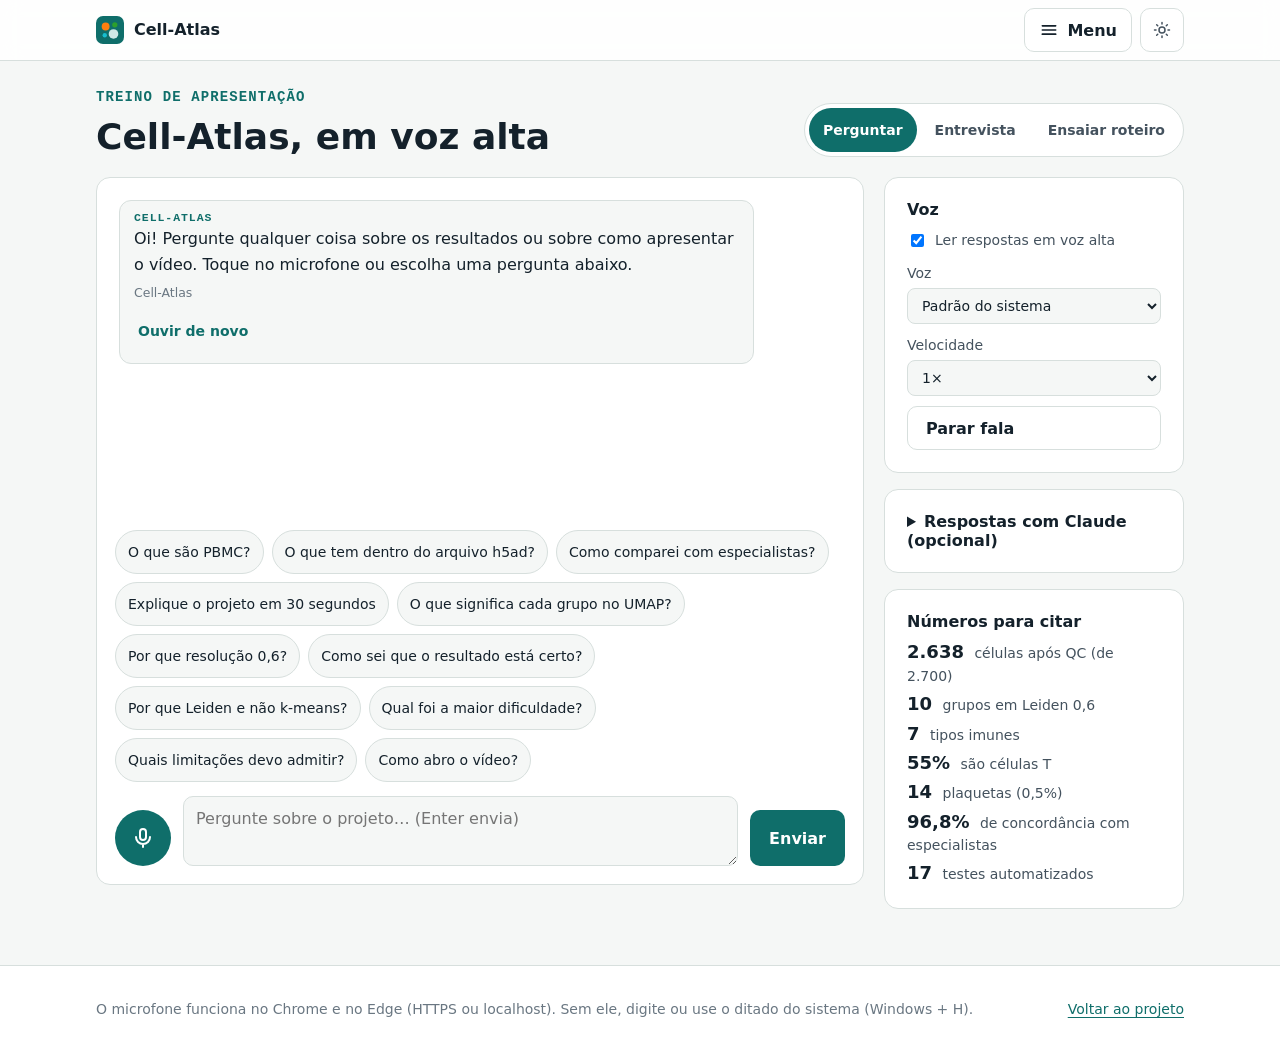
<file: docs/treino/index.html>
<!DOCTYPE html>
<html lang="pt-BR">
  <head>
    <meta charset="utf-8">
    <meta name="viewport" content="width=device-width, initial-scale=1, viewport-fit=cover">
    <title>Cell-Atlas em voz alta — treino de apresentação</title>
    <meta name="description" content="Treinador de voz do Cell-Atlas: tire dúvidas sobre os resultados, simule uma entrevista técnica e ensaie o roteiro do vídeo.">
    <meta name="color-scheme" content="light dark">
    <meta http-equiv="Content-Security-Policy" content="default-src 'self'; img-src 'self' data:; style-src 'self'; script-src 'self'; connect-src https://api.anthropic.com; base-uri 'self'; form-action 'none'; object-src 'none'">
    <meta name="referrer" content="no-referrer">
    <link rel="icon" href="../assets/img/favicon.svg" type="image/svg+xml">
    <link rel="stylesheet" href="../assets/site.css">
    <link rel="stylesheet" href="treino.css">
    <script src="../assets/theme.js"></script>
  </head>
  <body>
    <a class="skip-link" href="#app">Pular para o treino</a>
    <header class="site-header">
      <div class="wrap nav">
        <a class="brand" href="../">
          <img class="brand-mark" src="../assets/img/favicon.svg" alt="" width="28" height="28">
          Cell-Atlas
        </a>
        <div class="nav-actions">
          <nav class="menu" aria-label="Páginas do Cell-Atlas">
            <button class="menu-btn" type="button" aria-expanded="false" aria-controls="site-menu">
              <svg viewBox="0 0 24 24" fill="none" stroke="currentColor" stroke-width="2" stroke-linecap="round" aria-hidden="true"><path d="M4 7h16M4 12h16M4 17h16"></path></svg><span>Menu</span>
            </button>
            <div class="menu-panel" id="site-menu" hidden>
            
            <p class="menu-group">Estudo</p>
            <ul class="menu-list">
              <li><a href="../aprenda/"><span class="menu-title">Aprenda os fundamentos</span><span class="menu-desc">PBMC, tipos celulares, .h5ad, UMAP e quiz</span></a></li>
              <li><a href="../treino/" aria-current="page"><span class="menu-title">Treino em voz alta</span><span class="menu-desc">Perguntas, entrevista simulada e ensaio</span></a></li>
              <li><a href="../apresentacao/"><span class="menu-title">Slides do vídeo</span><span class="menu-desc">7 slides com a narração nas notas</span></a></li>
              <li><a href="https://github.com/rubenslyra/Cell-Atlas/blob/main/docs/apresentacao/ROTEIRO.md"><span class="menu-title">Roteiro e guia</span><span class="menu-desc">Narração, interpretação e perguntas prováveis</span></a></li>
            </ul>
            <p class="menu-group">Projeto</p>
            <ul class="menu-list">
              <li><a href="../"><span class="menu-title">Visão geral</span><span class="menu-desc">Resultados, pipeline e como executar</span></a></li>
              <li><a href="https://github.com/rubenslyra/Cell-Atlas"><span class="menu-title">Repositório no GitHub</span><span class="menu-desc">Código, README e changelog</span></a></li>
            </ul>
          </div>
          </nav>
          <button class="theme-toggle" type="button" id="theme-toggle" aria-label="Alternar tema claro/escuro">
            <svg viewBox="0 0 24 24" fill="none" stroke="currentColor" stroke-width="2" stroke-linecap="round" aria-hidden="true"><circle cx="12" cy="12" r="4"></circle><path d="M12 2v2M12 20v2M4.9 4.9l1.4 1.4M17.7 17.7l1.4 1.4M2 12h2M20 12h2M4.9 19.1l1.4-1.4M17.7 6.3l1.4-1.4"></path></svg>
          </button>
        </div>
      </div>
    </header>

    <main id="app" class="wrap tr-main">
      <header class="tr-head">
        <div>
          <p class="eyebrow">Treino de apresentação</p>
          <h1>Cell-Atlas, em voz alta</h1>
        </div>
        <div class="tr-modes" role="tablist" aria-label="Modo de treino">
          <button type="button" role="tab" id="m-ask" aria-controls="p-ask" aria-selected="true">Perguntar</button>
          <button type="button" role="tab" id="m-int" aria-controls="p-int" aria-selected="false">Entrevista</button>
          <button type="button" role="tab" id="m-reh" aria-controls="p-reh" aria-selected="false">Ensaiar roteiro</button>
        </div>
      </header>

      <p class="notice" id="mic-notice" hidden></p>

      <div class="tr-layout">
        <!-- ============ PERGUNTAR ============ -->
        <section class="tr-panel" id="p-ask" role="tabpanel" aria-labelledby="m-ask">
          <div class="tr-log" id="ask-log" aria-live="polite"></div>
          <div class="tr-chips" id="ask-chips"></div>
          <div class="tr-composer">
            <button type="button" class="tr-mic" id="ask-mic" aria-label="Perguntar pelo microfone" aria-pressed="false">
              <svg viewBox="0 0 24 24" fill="none" stroke="currentColor" stroke-width="2" stroke-linecap="round" stroke-linejoin="round" aria-hidden="true"><rect x="9" y="3" width="6" height="11" rx="3"></rect><path d="M5 11a7 7 0 0 0 14 0M12 18v3"></path></svg>
            </button>
            <label class="sr-only" for="ask-input">Sua pergunta</label>
            <textarea id="ask-input" rows="2" placeholder="Pergunte sobre o projeto… (Enter envia)"></textarea>
            <button type="button" class="btn btn-primary" id="ask-send">Enviar</button>
          </div>
        </section>

        <!-- ============ ENTREVISTA ============ -->
        <section class="tr-panel" id="p-int" role="tabpanel" aria-labelledby="m-int" hidden>
          <div class="int-top">
            <span class="pill" id="int-progress">Pergunta 1 de 8</span>
            <span class="pill" id="int-score-total">Pontuação: —</span>
          </div>
          <p class="int-q" id="int-q">Toque em “Começar” para ouvir a primeira pergunta.</p>
          <div class="btn-row">
            <button type="button" class="btn btn-primary" id="int-start">Começar</button>
            <button type="button" class="btn btn-ghost" id="int-repeat" disabled>Repetir pergunta</button>
          </div>
          <div class="tr-composer">
            <button type="button" class="tr-mic" id="int-mic" aria-label="Responder pelo microfone" aria-pressed="false" disabled>
              <svg viewBox="0 0 24 24" fill="none" stroke="currentColor" stroke-width="2" stroke-linecap="round" stroke-linejoin="round" aria-hidden="true"><rect x="9" y="3" width="6" height="11" rx="3"></rect><path d="M5 11a7 7 0 0 0 14 0M12 18v3"></path></svg>
            </button>
            <label class="sr-only" for="int-input">Sua resposta</label>
            <textarea id="int-input" rows="4" placeholder="Responda falando (microfone) ou digitando." disabled></textarea>
            <button type="button" class="btn btn-primary" id="int-submit" disabled>Avaliar</button>
          </div>
          <p class="small muted" id="int-timer" aria-live="off">Meta: 20 a 45 segundos por resposta.</p>
          <div class="int-feedback" id="int-feedback" hidden>
            <h2 class="int-fb-title" id="int-fb-title"></h2>
            <ul class="int-points" id="int-points"></ul>
            <p id="int-meta" class="small muted"></p>
            <div class="int-ai" id="int-ai" hidden></div>
            <div class="btn-row">
              <button type="button" class="btn btn-ghost" id="int-model">Ouvir resposta-modelo</button>
              <button type="button" class="btn btn-ghost" id="int-claude" hidden>Pedir feedback do Claude</button>
              <button type="button" class="btn btn-primary" id="int-next">Próxima pergunta</button>
            </div>
            <p class="int-model-text" id="int-model-text" hidden></p>
          </div>
        </section>

        <!-- ============ ENSAIAR ROTEIRO ============ -->
        <section class="tr-panel" id="p-reh" role="tabpanel" aria-labelledby="m-reh" hidden>
          <div class="reh-top">
            <span class="pill" id="reh-scene">Cena 1 de 7</span>
            <span class="reh-clock" id="reh-clock" aria-live="off">0:00</span>
            <span class="pill" id="reh-target">Meta total: 2:45</span>
          </div>
          <p class="reh-screen" id="reh-screen"></p>
          <p class="reh-text" id="reh-text"></p>
          <div class="reh-bar" aria-hidden="true"><b id="reh-bar"></b></div>
          <div class="btn-row">
            <button type="button" class="btn btn-primary" id="reh-go">Iniciar ensaio</button>
            <button type="button" class="btn btn-ghost" id="reh-next" disabled>Próxima cena (→)</button>
            <button type="button" class="btn btn-ghost" id="reh-listen">Ouvir esta cena</button>
            <button type="button" class="btn btn-ghost" id="reh-reset">Recomeçar</button>
          </div>
          <div class="table-wrap mt" id="reh-result" hidden>
            <table>
              <caption id="reh-summary"></caption>
              <thead><tr><th scope="col">Cena</th><th scope="col" class="num">Meta</th><th scope="col" class="num">Seu tempo</th><th scope="col">Avaliação</th></tr></thead>
              <tbody id="reh-rows"></tbody>
            </table>
          </div>
        </section>

        <!-- ============ LATERAL ============ -->
        <aside class="tr-side">
          <div class="card">
            <h2 class="tr-side-title">Voz</h2>
            <label class="tr-check"><input type="checkbox" id="opt-speak" checked> Ler respostas em voz alta</label>
            <label class="tr-field" for="opt-voice">Voz
              <select id="opt-voice"><option value="">Padrão do sistema</option></select>
            </label>
            <label class="tr-field" for="opt-rate">Velocidade
              <select id="opt-rate"><option value="0.9">0,9×</option><option value="1" selected>1×</option><option value="1.15">1,15×</option><option value="1.3">1,3×</option></select>
            </label>
            <button type="button" class="btn btn-ghost" id="opt-stop">Parar fala</button>
          </div>
          <details class="card" id="claude-box">
            <summary class="tr-side-title">Respostas com Claude (opcional)</summary>
            <p class="small">Sem chave, o treino usa respostas prontas e avaliação automática. Com uma chave da API da Anthropic, as perguntas livres e o feedback da entrevista passam a ser respondidos pelo Claude.</p>
            <label class="tr-field" for="opt-key">Chave da API
              <input type="password" id="opt-key" autocomplete="off" spellcheck="false" placeholder="sk-ant-…">
            </label>
            <label class="tr-field" for="opt-model">Modelo
              <input type="text" id="opt-model" spellcheck="false" value="claude-sonnet-4-5">
            </label>
            <label class="tr-check"><input type="checkbox" id="opt-remember"> Lembrar neste navegador</label>
            <p class="small muted">A chave fica só neste navegador (sessão, ou armazenamento local se marcado) e é enviada apenas para api.anthropic.com. Não use em computador compartilhado. As chamadas são cobradas na sua conta.</p>
            <div class="btn-row"><button type="button" class="btn btn-ghost" id="opt-forget">Apagar chave</button></div>
            <p class="small" id="claude-status" aria-live="polite"></p>
          </details>
          <div class="card">
            <h2 class="tr-side-title">Números para citar</h2>
            <ul class="tr-facts">
              <li><b>2.638</b> células após QC (de 2.700)</li>
              <li><b>10</b> grupos em Leiden 0,6</li>
              <li><b>7</b> tipos imunes</li>
              <li><b>55%</b> são células T</li>
              <li><b>14</b> plaquetas (0,5%)</li>
              <li><b>96,8%</b> de concordância com especialistas</li>
              <li><b>17</b> testes automatizados</li>
            </ul>
          </div>
        </aside>
      </div>
    </main>

    <footer class="site-footer">
      <div class="wrap footer-inner">
        <span>O microfone funciona no Chrome e no Edge (HTTPS ou localhost). Sem ele, digite ou use o ditado do sistema (Windows + H).</span>
        <nav aria-label="Rodapé"><a href="../">Voltar ao projeto</a></nav>
      </div>
    </footer>
    <script src="../assets/app.js" defer></script>
    <script src="treino.js" defer></script>
  </body>
</html>
</file>
<file: docs/assets/site.css>
/* Cell-Atlas — GitHub Pages
   Layout: single reading column (max 1120px) with full-bleed bands; lab-notebook tone:
   ink-blue neutrals, one teal accent, cluster colors taken from Scanpy's palette
   so the page matches the figures. System fonts only (CSP: no third-party hosts). */

:root {
  --bg: #f5f7f6;
  --surface: #ffffff;
  --surface-2: #eef2f1;
  --ink: #14212b;
  --ink-2: #44525e;
  --ink-3: #6a7782;
  --line: #d7dfdd;
  --accent: #0f6e6a;
  --accent-ink: #ffffff;
  --accent-soft: #dcefed;
  --warn: #8a4b00;
  --warn-soft: #fbeedd;
  --ok: #1d6b3a;
  --code-bg: #0f1b24;
  --code-ink: #dfe8ee;
  --code-dim: #8fa3b0;
  --code-accent: #5fd0c6;
  --shadow: 0 1px 2px rgba(20, 33, 43, .06), 0 8px 24px rgba(20, 33, 43, .06);

  --c0: #1f77b4; --c1: #ff7f0e; --c2: #2ca02c; --c3: #d62728; --c4: #9467bd;
  --c5: #8c564b; --c6: #e377c2; --c7: #7f7f7f; --c8: #bcbd22; --c9: #17becf;

  --font-display: "Segoe UI Variable Display", "SF Pro Display", "Segoe UI", system-ui, -apple-system, Roboto, "Helvetica Neue", Arial, sans-serif;
  --font-body: "Segoe UI Variable Text", "SF Pro Text", "Segoe UI", system-ui, -apple-system, Roboto, "Helvetica Neue", Arial, sans-serif;
  --font-mono: "Cascadia Code", "JetBrains Mono", "SF Mono", ui-monospace, Consolas, "Liberation Mono", monospace;

  --step--1: .875rem;
  --step-0: 1rem;
  --step-1: 1.125rem;
  --step-2: 1.375rem;
  --step-3: clamp(1.6rem, 1.2rem + 1.6vw, 2.25rem);
  --step-4: clamp(2.2rem, 1.4rem + 3.4vw, 3.6rem);

  --radius: 14px;
  --gutter: max(16px, env(safe-area-inset-left, 0px));
  --gutter-r: max(16px, env(safe-area-inset-right, 0px));
  color-scheme: light;
}

@media (prefers-color-scheme: dark) {
  :root:not([data-theme="light"]) {
    --bg: #0d151b;
    --surface: #131e26;
    --surface-2: #182630;
    --ink: #e5ecf1;
    --ink-2: #b4c2cc;
    --ink-3: #8b9ba7;
    --line: #26353f;
    --accent: #4fc2b9;
    --accent-ink: #06201e;
    --accent-soft: #163633;
    --warn: #f0b264;
    --warn-soft: #2e2416;
    --ok: #7fd59b;
    --code-bg: #08111a;
    --shadow: 0 1px 2px rgba(0, 0, 0, .3), 0 8px 24px rgba(0, 0, 0, .25);
    color-scheme: dark;
  }
}
:root[data-theme="dark"] {
  --bg: #0d151b;
  --surface: #131e26;
  --surface-2: #182630;
  --ink: #e5ecf1;
  --ink-2: #b4c2cc;
  --ink-3: #8b9ba7;
  --line: #26353f;
  --accent: #4fc2b9;
  --accent-ink: #06201e;
  --accent-soft: #163633;
  --warn: #f0b264;
  --warn-soft: #2e2416;
  --ok: #7fd59b;
  --code-bg: #08111a;
  --shadow: 0 1px 2px rgba(0, 0, 0, .3), 0 8px 24px rgba(0, 0, 0, .25);
  color-scheme: dark;
}

*, *::before, *::after { box-sizing: border-box; }
html { -webkit-text-size-adjust: 100%; scroll-behavior: smooth; scroll-padding-top: 80px; }
@media (prefers-reduced-motion: reduce) { html { scroll-behavior: auto; } *, *::before, *::after { animation: none !important; transition: none !important; } }
body {
  margin: 0;
  background: var(--bg);
  color: var(--ink);
  font: 400 var(--step-0)/1.6 var(--font-body);
  text-rendering: optimizeLegibility;
}
img { max-width: 100%; height: auto; display: block; }
a { color: var(--accent); text-underline-offset: .18em; }
a:hover { text-decoration-thickness: 2px; }
:focus-visible { outline: 2px solid var(--accent); outline-offset: 3px; border-radius: 4px; }
code, kbd, pre { font-family: var(--font-mono); font-size: .9em; }
:not(pre) > code { background: var(--surface-2); border: 1px solid var(--line); border-radius: 6px; padding: .05em .35em; }
h1, h2, h3 { font-family: var(--font-display); line-height: 1.15; text-wrap: balance; margin: 0; }
p { margin: 0; }
[hidden] { display: none !important; }
.sr-only { position: absolute; width: 1px; height: 1px; overflow: hidden; clip: rect(0 0 0 0); white-space: nowrap; }

.skip-link { position: absolute; left: 12px; top: -48px; background: var(--accent); color: var(--accent-ink); padding: 8px 14px; border-radius: 8px; z-index: 30; }
.skip-link:focus { top: 12px; }

.wrap { max-width: 1120px; margin: 0 auto; padding-left: var(--gutter); padding-right: var(--gutter-r); }

/* ---------- header ---------- */
body::before { content: ""; position: fixed; inset: 0 0 auto; height: env(safe-area-inset-top, 0px); z-index: 21; background: var(--surface); }
.site-header { position: sticky; top: env(safe-area-inset-top, 0px); z-index: 20; background: color-mix(in srgb, var(--surface) 88%, transparent); backdrop-filter: saturate(1.4) blur(10px); border-bottom: 1px solid var(--line); }
.nav { display: flex; align-items: center; gap: 16px; min-height: 60px; }
.brand { display: flex; align-items: center; gap: 10px; color: var(--ink); text-decoration: none; font-weight: 700; font-family: var(--font-display); }
.brand-mark { width: 28px; height: 28px; flex: none; }
.theme-toggle { flex: none; border: 1px solid var(--line); background: var(--surface); color: var(--ink-2); width: 36px; height: 36px; border-radius: 10px; cursor: pointer; display: grid; place-items: center; }
.theme-toggle svg { width: 18px; height: 18px; }

/* ---------- generic blocks ---------- */
.section { padding-block: clamp(48px, 7vw, 88px); }
.section + .section { border-top: 1px solid var(--line); }
.band { background: var(--surface); border-block: 1px solid var(--line); }
.eyebrow { font: 600 var(--step--1)/1.2 var(--font-mono); letter-spacing: .08em; text-transform: uppercase; color: var(--accent); margin-bottom: 10px; }
.section-head { max-width: 68ch; display: grid; gap: 12px; margin-bottom: 32px; }
.section-head h2 { font-size: var(--step-3); }
.lead { font-size: var(--step-1); color: var(--ink-2); max-width: 65ch; }
.muted { color: var(--ink-3); }
.small { font-size: var(--step--1); }
.grid-2 { display: grid; grid-template-columns: repeat(2, minmax(0, 1fr)); gap: 24px; }
.grid-3 { display: grid; grid-template-columns: repeat(3, minmax(0, 1fr)); gap: 20px; }
@media (max-width: 900px) { .grid-3 { grid-template-columns: minmax(0, 1fr); } }
@media (max-width: 760px) { .grid-2 { grid-template-columns: minmax(0, 1fr); } }
.card { background: var(--surface); border: 1px solid var(--line); border-radius: var(--radius); padding: 22px; display: grid; gap: 10px; align-content: start; min-width: 0; }
.card h3 { font-size: var(--step-1); }
.card p { color: var(--ink-2); }
.btn { display: inline-flex; align-items: center; gap: 8px; padding: 11px 18px; border-radius: 10px; font-weight: 600; text-decoration: none; border: 1px solid transparent; cursor: pointer; font: 600 var(--step-0)/1.2 var(--font-body); }
.btn svg { width: 18px; height: 18px; }
.btn-primary { background: var(--accent); color: var(--accent-ink); }
.btn-primary:hover { filter: brightness(1.08); text-decoration: none; }
.btn-ghost { border-color: var(--line); color: var(--ink); background: var(--surface); }
.btn-ghost:hover { border-color: var(--accent); }
.btn-row { display: flex; flex-wrap: wrap; gap: 10px; }
.pill { display: inline-flex; align-items: center; gap: 6px; padding: 3px 10px; border-radius: 999px; background: var(--surface-2); border: 1px solid var(--line); font-size: var(--step--1); color: var(--ink-2); }
.notice { border-left: 3px solid var(--warn); background: var(--warn-soft); padding: 12px 16px; border-radius: 0 10px 10px 0; color: var(--ink); }

/* ---------- hero ---------- */
.hero { padding-block: clamp(40px, 6vw, 72px) clamp(32px, 5vw, 56px); display: grid; grid-template-columns: minmax(0, 1.05fr) minmax(0, 1fr); gap: clamp(24px, 4vw, 56px); align-items: center; }
@media (max-width: 900px) { .hero { grid-template-columns: minmax(0, 1fr); } }
.hero h1 { font-size: var(--step-4); letter-spacing: -.02em; }
.hero h1 span { color: var(--accent); }
.hero .lead { margin-top: 18px; }
.hero .btn-row { margin-top: 26px; }
.hero-figure { margin: 0; background: #fff; border: 1px solid var(--line); border-radius: 18px; padding: 14px; box-shadow: var(--shadow); }
.hero-figure figcaption { color: #44525e; font-size: var(--step--1); padding: 8px 4px 0; }
.meta-row { display: flex; flex-wrap: wrap; gap: 8px; margin-top: 20px; }

/* ---------- stats ---------- */
.stats { display: grid; grid-template-columns: repeat(5, minmax(0, 1fr)); gap: 0; border: 1px solid var(--line); border-radius: var(--radius); background: var(--surface); overflow: hidden; }
.stat { padding: 18px 20px; display: grid; gap: 4px; border-left: 1px solid var(--line); }
.stat:first-child { border-left: 0; }
.stat b { font: 700 var(--step-3)/1 var(--font-display); font-variant-numeric: tabular-nums; }
.stat span { color: var(--ink-3); font-size: var(--step--1); }
@media (max-width: 860px) { .stats { grid-template-columns: repeat(2, minmax(0, 1fr)); } .stat { border-left: 0; border-top: 1px solid var(--line); } .stat:nth-child(-n+2) { border-top: 0; } .stat:nth-child(2n) { border-left: 1px solid var(--line); } .stat:last-child { grid-column: 1 / -1; border-left: 0; } }

/* ---------- pipeline ---------- */
.steps { list-style: none; margin: 0; padding: 0; display: grid; grid-template-columns: repeat(5, minmax(0, 1fr)); gap: 14px; counter-reset: step; }
.steps li { counter-increment: step; background: var(--surface); border: 1px solid var(--line); border-radius: var(--radius); padding: 18px; display: grid; gap: 8px; align-content: start; position: relative; min-width: 0; }
.steps li::before { content: counter(step, decimal-leading-zero); font: 600 var(--step--1) var(--font-mono); color: var(--accent); }
.steps h3 { font-size: var(--step-1); }
.steps p { color: var(--ink-2); font-size: var(--step--1); }
.steps .cmd { font-family: var(--font-mono); font-size: .8rem; color: var(--ink-3); overflow-wrap: anywhere; }
.steps li:last-child { background: var(--accent-soft); border-color: var(--accent); }
@media (max-width: 1000px) { .steps { grid-template-columns: repeat(2, minmax(0, 1fr)); } .steps li:last-child { grid-column: 1 / -1; } }
@media (max-width: 520px) { .steps { grid-template-columns: minmax(0, 1fr); } }

/* ---------- explorer ---------- */
.explorer { display: grid; grid-template-columns: minmax(0, 1fr) minmax(0, 1.25fr); gap: 28px; align-items: start; }
@media (max-width: 860px) { .explorer { grid-template-columns: minmax(0, 1fr); } }
.seg { display: grid; grid-template-columns: repeat(4, minmax(0, 1fr)); gap: 6px; background: var(--surface-2); border: 1px solid var(--line); border-radius: 12px; padding: 5px; }
.seg input { position: absolute; opacity: 0; pointer-events: none; }
.seg label { text-align: center; padding: 10px 6px; border-radius: 8px; cursor: pointer; font: 600 var(--step-0) var(--font-mono); color: var(--ink-2); }
.seg input:checked + label { background: var(--accent); color: var(--accent-ink); }
.seg input:focus-visible + label { outline: 2px solid var(--accent); outline-offset: 2px; }
.explorer-count { display: flex; align-items: baseline; gap: 10px; margin-top: 18px; }
.explorer-count b { font: 700 4rem/1 var(--font-display); font-variant-numeric: tabular-nums; color: var(--accent); }
.explorer-desc { margin-top: 8px; color: var(--ink-2); min-height: 4.8em; }
.explorer-figure { margin: 0; background: #fff; border: 1px solid var(--line); border-radius: var(--radius); padding: 10px; }
.explorer-figure img { width: 100%; aspect-ratio: 596 / 523; object-fit: contain; }
.bars { display: grid; gap: 6px; margin-top: 18px; }
.bar-row { display: grid; grid-template-columns: 3.2em minmax(0, 1fr) 2em; gap: 10px; align-items: center; font: var(--step--1) var(--font-mono); color: var(--ink-3); }
.bar-row i { display: block; height: 10px; border-radius: 6px; background: var(--line); }
.bar-row i b { display: block; height: 100%; border-radius: 6px; background: var(--ink-3); }
.bar-row.is-active { color: var(--ink); }
.bar-row.is-active i b { background: var(--accent); }
.w6 { width: 46%; } .w9 { width: 69%; } .w10 { width: 77%; } .w13 { width: 100%; }

/* ---------- tables ---------- */
.table-wrap { overflow-x: auto; border: 1px solid var(--line); border-radius: var(--radius); background: var(--surface); }
table { width: 100%; border-collapse: collapse; font-size: var(--step--1); min-width: 640px; }
caption { text-align: left; padding: 12px 16px; color: var(--ink-3); font-family: var(--font-mono); font-size: .8rem; caption-side: bottom; border-top: 1px solid var(--line); }
th, td { text-align: left; padding: 11px 16px; border-bottom: 1px solid var(--line); vertical-align: top; }
tbody tr:last-child td { border-bottom: 0; }
th { font-weight: 600; color: var(--ink-2); background: var(--surface-2); }
td.num, th.num { text-align: right; font-variant-numeric: tabular-nums; }
.dot { display: inline-block; width: 11px; height: 11px; border-radius: 50%; margin-right: 8px; vertical-align: -1px; }
.c0 { background: var(--c0); } .c1 { background: var(--c1); } .c2 { background: var(--c2); } .c3 { background: var(--c3); } .c4 { background: var(--c4); }
.c5 { background: var(--c5); } .c6 { background: var(--c6); } .c7 { background: var(--c7); } .c8 { background: var(--c8); } .c9 { background: var(--c9); }
.type { font-weight: 600; }
.flag { color: var(--warn); }

/* ---------- figures ---------- */
.gallery { display: grid; grid-template-columns: repeat(2, minmax(0, 1fr)); gap: 20px; }
@media (max-width: 760px) { .gallery { grid-template-columns: minmax(0, 1fr); } }
.figure { margin: 0; background: var(--surface); border: 1px solid var(--line); border-radius: var(--radius); overflow: hidden; display: grid; grid-template-rows: auto 1fr; }
.figure-media { background: #fff; padding: 12px; display: grid; place-items: center; border-bottom: 1px solid var(--line); }
.figure-media img { max-height: 340px; width: auto; object-fit: contain; }
.figure figcaption { padding: 16px 18px; display: grid; gap: 6px; }
.figure figcaption h3 { font-size: var(--step-1); }
.figure figcaption p { color: var(--ink-2); font-size: var(--step--1); }
.figure .tag { font: 600 .75rem var(--font-mono); color: var(--accent); letter-spacing: .06em; text-transform: uppercase; }
.figure.wide { grid-column: 1 / -1; }

/* ---------- code ---------- */
.terminal { background: var(--code-bg); color: var(--code-ink); border-radius: var(--radius); padding: 18px 20px; overflow-x: auto; font: .9rem/1.7 var(--font-mono); margin: 0; border: 1px solid var(--line); }
.terminal .p { color: var(--code-accent); user-select: none; }
.terminal .c { color: var(--code-dim); }
.copy-wrap { position: relative; }
.copy-btn { position: absolute; top: 10px; right: 10px; border: 1px solid #2a3a46; background: #142430; color: var(--code-ink); border-radius: 8px; padding: 4px 10px; font: 600 .8rem var(--font-body); cursor: pointer; }
.copy-btn:hover { border-color: var(--code-accent); }
.tabs { display: flex; gap: 6px; flex-wrap: wrap; margin-bottom: 12px; }
.tabs button { border: 1px solid var(--line); background: var(--surface); color: var(--ink-2); border-radius: 999px; padding: 6px 14px; font: 600 var(--step--1) var(--font-body); cursor: pointer; }
.tabs button[aria-selected="true"] { background: var(--ink); color: var(--bg); border-color: var(--ink); }

/* ---------- training / deck promo ---------- */
.promo { display: grid; grid-template-columns: repeat(3, minmax(0, 1fr)); gap: 20px; }
@media (max-width: 900px) { .promo { grid-template-columns: minmax(0, 1fr); } }
.promo .card { gap: 14px; }
.promo .icon { width: 40px; height: 40px; border-radius: 10px; background: var(--accent-soft); color: var(--accent); display: grid; place-items: center; }
.promo .icon svg { width: 22px; height: 22px; }

/* ---------- lists ---------- */
.check-list { list-style: none; padding: 0; margin: 0; display: grid; gap: 10px; }
.check-list li { padding-left: 26px; position: relative; color: var(--ink-2); }
.check-list li::before { content: ""; position: absolute; left: 4px; top: .55em; width: 9px; height: 9px; border-radius: 2px; background: var(--accent); }
.ref-list { padding-left: 1.2em; margin: 0; display: grid; gap: 8px; color: var(--ink-2); }

/* ---------- footer ---------- */
.site-footer { border-top: 1px solid var(--line); background: var(--surface); padding-block: 32px calc(32px + env(safe-area-inset-bottom, 0px)); color: var(--ink-3); font-size: var(--step--1); }
.footer-inner { display: flex; flex-wrap: wrap; gap: 16px 32px; justify-content: space-between; }
.footer-inner nav { display: flex; flex-wrap: wrap; gap: 8px 18px; }
.mt { margin-top: 28px; }
.promo.promo-4 { grid-template-columns: repeat(2, minmax(0, 1fr)); }
@media (max-width: 760px) { .promo.promo-4 { grid-template-columns: minmax(0, 1fr); } }

/* ---------- unified menu (mobile-first) ----------
   Phone/tablet portrait: a full-width sheet under the header.
   ≥ 720px: a dropdown anchored to the Menu button. */
.nav { justify-content: space-between; }
.nav-actions { display: flex; align-items: center; gap: 8px; margin-left: auto; }
.menu { position: static; }
.menu-btn { display: inline-flex; align-items: center; gap: 8px; min-height: 44px; padding: 0 14px; border-radius: 10px; border: 1px solid var(--line); background: var(--surface); color: var(--ink); font: 600 var(--step-0) var(--font-body); cursor: pointer; }
.menu-btn svg { width: 20px; height: 20px; }
.menu-btn[aria-expanded="true"] { border-color: var(--accent); background: var(--accent-soft); }
.theme-toggle { width: 44px; height: 44px; }
.menu-panel { position: fixed; left: 0; right: 0; top: calc(61px + env(safe-area-inset-top, 0px)); z-index: 40; max-height: calc(100dvh - 61px - env(safe-area-inset-top, 0px)); overflow-y: auto; overscroll-behavior: contain; background: var(--surface); border-bottom: 1px solid var(--line); box-shadow: var(--shadow); padding: 12px max(16px, env(safe-area-inset-right, 0px)) calc(20px + env(safe-area-inset-bottom, 0px)) max(16px, env(safe-area-inset-left, 0px)); color: var(--ink); text-align: left; }
.menu-group { font: 600 .75rem var(--font-mono); letter-spacing: .08em; text-transform: uppercase; color: var(--ink-3); margin: 14px 4px 6px; }
.menu-group:first-child { margin-top: 4px; }
.menu-list, .menu-anchors { list-style: none; margin: 0; padding: 0; display: grid; gap: 4px; }
.menu-anchors { grid-template-columns: repeat(2, minmax(0, 1fr)); }
.menu-list a, .menu-anchors a { display: grid; gap: 2px; min-height: 44px; align-content: center; padding: 10px 12px; border-radius: 10px; text-decoration: none; color: var(--ink); }
.menu-list a:hover, .menu-anchors a:hover, .menu-list a:focus-visible, .menu-anchors a:focus-visible { background: var(--surface-2); }
.menu-list a[aria-current="page"] { background: var(--accent-soft); }
.menu-title { font-weight: 600; }
.menu-desc { font-size: var(--step--1); color: var(--ink-3); }
@media (min-width: 720px) {
  .menu { position: relative; }
  .menu-panel { position: absolute; left: auto; right: 0; top: calc(100% + 8px); width: 380px; max-height: min(78vh, 640px); border: 1px solid var(--line); border-radius: var(--radius); padding: 12px; }
}
/* Comfortable touch targets everywhere (tablet study). */
.btn, .tabs button, .seg label, .copy-btn { min-height: 44px; }
.pill[href] { min-height: 36px; }
</file>
<file: docs/aprenda/aprenda.css>
/* Aprenda — lesson page; extends ../assets/site.css tokens. */
.lesson-hero { padding-block: 40px 24px; display: grid; gap: 14px; max-width: 72ch; }
.lesson-hero h1 { font-size: var(--step-4); letter-spacing: -.02em; }
.toc { display: flex; flex-wrap: wrap; gap: 8px; margin-top: 8px; }
.toc a { text-decoration: none; }
.prose { max-width: 70ch; display: grid; gap: 14px; color: var(--ink); }
.prose p { color: var(--ink-2); }
.prose strong { color: var(--ink); }
.term { font-style: normal; font-weight: 600; color: var(--accent); }
.en { font-family: var(--font-mono); font-size: .85em; color: var(--ink-3); }

.diagram { margin: 24px 0 0; background: var(--surface); border: 1px solid var(--line); border-radius: var(--radius); padding: 16px; overflow-x: auto; }
.diagram svg { width: 100%; height: auto; min-width: 560px; display: block; }
.diagram figcaption { color: var(--ink-3); font-size: var(--step--1); margin-top: 8px; }
.diagram text { font-family: var(--font-body); fill: var(--ink); }
.diagram .t-muted { fill: var(--ink-3); }
.diagram .t-strong { font-weight: 700; }
.diagram .t-mono { font-family: var(--font-mono); }
.diagram .stroke { stroke: var(--ink-3); fill: none; }
.diagram .box { fill: var(--surface-2); stroke: var(--line); }
.diagram .box-accent { fill: var(--accent-soft); stroke: var(--accent); }
.diagram .arrow { stroke: var(--ink-3); fill: none; stroke-width: 1.5; }
.diagram .head { fill: var(--ink-3); }
.f-plasma { fill: #f4d58d; } .f-pbmc { fill: #f7f7f2; stroke: #c9c3a8; } .f-ficoll { fill: #cfe3f2; } .f-gran { fill: #e8c9c3; } .f-rbc { fill: #b33a3a; }
.f-tube { fill: none; stroke: var(--ink-3); stroke-width: 2; }
.f-c0 { fill: var(--c0); } .f-c1 { fill: var(--c1); } .f-c2 { fill: var(--c2); } .f-c3 { fill: var(--c3); } .f-c4 { fill: var(--c4); }
.f-c5 { fill: var(--c5); } .f-c6 { fill: var(--c6); } .f-c7 { fill: var(--c7); } .f-c8 { fill: var(--c8); } .f-c9 { fill: var(--c9); }

.cells { display: grid; grid-template-columns: repeat(2, minmax(0, 1fr)); gap: 16px; margin-top: 24px; }
@media (max-width: 760px) { .cells { grid-template-columns: minmax(0, 1fr); } }
.cell-card { background: var(--surface); border: 1px solid var(--line); border-radius: var(--radius); padding: 20px; display: grid; gap: 10px; align-content: start; min-width: 0; }
.cell-card header { display: flex; align-items: center; gap: 10px; }
.cell-card h3 { font-size: var(--step-1); }
.cell-card .share { margin-left: auto; font: 600 var(--step--1) var(--font-mono); color: var(--ink-3); white-space: nowrap; }
.cell-card dl { margin: 0; display: grid; grid-template-columns: max-content minmax(0, 1fr); gap: 6px 12px; font-size: var(--step--1); }
.cell-card dt { color: var(--ink-3); font-weight: 600; }
.cell-card dd { margin: 0; color: var(--ink-2); }
.swatch { width: 14px; height: 14px; border-radius: 50%; flex: none; }

.timeline { list-style: none; margin: 24px 0 0; padding: 0; display: grid; gap: 0; border-left: 2px solid var(--line); }
.timeline li { position: relative; padding: 0 0 18px 22px; display: grid; gap: 2px; }
.timeline li::before { content: ""; position: absolute; left: -7px; top: 6px; width: 12px; height: 12px; border-radius: 50%; background: var(--surface); border: 2px solid var(--accent); }
.timeline li.key::before { background: var(--accent); }
.timeline .year { font: 700 var(--step-0) var(--font-mono); color: var(--accent); }
.timeline p { color: var(--ink-2); font-size: var(--step--1); }

.dodont { display: grid; grid-template-columns: repeat(2, minmax(0, 1fr)); gap: 16px; margin-top: 20px; }
@media (max-width: 760px) { .dodont { grid-template-columns: minmax(0, 1fr); } }
.dodont .card h3 { font-size: var(--step-1); }
.do h3 { color: var(--ok); } .dont h3 { color: var(--warn); }

.metric-row { display: grid; grid-template-columns: repeat(3, minmax(0, 1fr)); gap: 0; border: 1px solid var(--line); border-radius: var(--radius); background: var(--surface); overflow: hidden; margin-top: 20px; }
.metric-row div { padding: 16px 18px; border-left: 1px solid var(--line); display: grid; gap: 4px; }
.metric-row div:first-child { border-left: 0; }
.metric-row b { font: 700 var(--step-3)/1 var(--font-display); font-variant-numeric: tabular-nums; }
.metric-row span { font-size: var(--step--1); color: var(--ink-3); }
@media (max-width: 640px) { .metric-row { grid-template-columns: minmax(0, 1fr); } .metric-row div { border-left: 0; border-top: 1px solid var(--line); } .metric-row div:first-child { border-top: 0; } }

/* quiz */
.quiz { background: var(--surface); border: 1px solid var(--line); border-radius: var(--radius); padding: 22px; display: grid; gap: 14px; margin-top: 20px; }
.quiz-top { display: flex; flex-wrap: wrap; justify-content: space-between; gap: 8px; align-items: center; }
.quiz-q { font: 600 var(--step-2)/1.35 var(--font-display); text-wrap: balance; }
.quiz-opts { display: grid; gap: 8px; }
.quiz-opts button { text-align: left; border: 1px solid var(--line); background: var(--bg); color: var(--ink); border-radius: 10px; padding: 12px 14px; font: var(--step-0)/1.4 var(--font-body); cursor: pointer; }
.quiz-opts button:hover:not(:disabled) { border-color: var(--accent); }
.quiz-opts button.right { border-color: var(--ok); background: color-mix(in srgb, var(--ok) 12%, var(--bg)); }
.quiz-opts button.wrong { border-color: var(--warn); background: var(--warn-soft); }
.quiz-opts button:disabled { cursor: default; }
.quiz-exp { background: var(--surface-2); border-radius: 10px; padding: 12px 14px; color: var(--ink-2); }
.quiz-exp b { color: var(--ink); }
.refs td, .refs th { vertical-align: top; }
.refs td:first-child { font-weight: 600; white-space: nowrap; }
.refs ul { margin: 0; padding-left: 1.1em; display: grid; gap: 4px; }
.swatch.f-c0 { background: var(--c0); } .swatch.f-c1 { background: var(--c1); } .swatch.f-c2 { background: var(--c2); } .swatch.f-c3 { background: var(--c3); } .swatch.f-c4 { background: var(--c4); } .swatch.f-c5 { background: var(--c5); } .swatch.f-c6 { background: var(--c6); }
.prose { align-content: start; }
.diagram svg text { font-size: 13px; }
.diagram svg text.t-strong { font-size: 14px; }
.figure.big .figure-media img { max-height: 620px; }
</file>
<file: docs/apresentacao/deck.css>
/* Slide viewer: a fixed 1920×1080 canvas scaled to fit the viewport. */
html, body { height: 100%; }
body.deck { display: grid; grid-template-rows: auto minmax(0, 1fr) auto; background: #0b1218; color: #e5ecf1; }
.deck-bar { display: flex; align-items: center; gap: 12px; padding: 10px max(16px, env(safe-area-inset-right, 0px)) 10px max(16px, env(safe-area-inset-left, 0px)); padding-top: calc(10px + env(safe-area-inset-top, 0px)); border-bottom: 1px solid #22313b; flex-wrap: wrap; }
.deck-bar a { color: #9fdcd6; }
.deck-bar .title { font-weight: 600; margin-right: auto; }
.deck-bar button { border: 1px solid #2a3a46; background: #142430; color: #e5ecf1; border-radius: 8px; padding: 6px 12px; font: 600 .875rem var(--font-body); cursor: pointer; }
.deck-bar button:hover { border-color: #5fd0c6; }
.deck-bar button[aria-pressed="true"] { background: #0f6e6a; border-color: #0f6e6a; }
.counter { font: 600 .875rem var(--font-mono); font-variant-numeric: tabular-nums; color: #8fa3b0; }

.viewport { position: relative; overflow: hidden; min-height: 0; }
.stage { position: absolute; left: 50%; top: 50%; width: 1920px; height: 1080px; transform-origin: 0 0; box-shadow: 0 10px 40px rgba(0, 0, 0, .45); }
.stage .slide { position: absolute; inset: 0; width: 1920px; height: 1080px; box-sizing: border-box; overflow: hidden; }
.stage .slide[hidden] { display: none !important; }
.stage .slide h1, .stage .slide h2, .stage .slide h3, .stage .slide p { margin: 0; }
.stage .slide img { max-width: none; }
.stage .slide table { border-collapse: collapse; width: 100%; min-width: 0; }
.stage .slide th, .stage .slide td { padding: .35em .6em; border-bottom: 1px solid #d6dedb; }
.stage .slide th { font-weight: 600; background: none; }
.stage .slide aside { display: none; }

.notes { border-top: 1px solid #22313b; background: #101b23; padding: 14px max(16px, env(safe-area-inset-right, 0px)) calc(14px + env(safe-area-inset-bottom, 0px)) max(16px, env(safe-area-inset-left, 0px)); max-height: 28vh; overflow-y: auto; font-size: 1.05rem; line-height: 1.6; color: #cdd8df; }
.notes b { color: #5fd0c6; font: 600 .75rem var(--font-mono); letter-spacing: .08em; text-transform: uppercase; display: block; margin-bottom: 4px; }

.nav-zone { position: absolute; top: 0; bottom: 0; width: 18%; border: 0; background: transparent; cursor: pointer; }
.nav-zone.prev { left: 0; } .nav-zone.next { right: 0; }
.nav-zone:focus-visible { outline: 2px solid #5fd0c6; outline-offset: -4px; }
:fullscreen .deck-bar, :fullscreen .notes { display: none; }
body.deck:fullscreen { grid-template-rows: minmax(0, 1fr); }
.deck-bar button { min-height: 44px; }
.deck-bar > a { min-height: 44px; display: inline-flex; align-items: center; }
.deck-bar .menu-panel a { color: var(--ink); }
.deck-bar .menu-btn[aria-expanded="true"] { background: #0f6e6a; border-color: #0f6e6a; color: #ffffff; }
</file>
<file: docs/treino/treino.css>
/* Treino — extends ../assets/site.css tokens. */
.tr-main { padding-block: 28px 56px; }
.tr-head { display: flex; flex-wrap: wrap; gap: 16px; align-items: end; justify-content: space-between; margin-bottom: 20px; }
.tr-head h1 { font-size: var(--step-3); }
.tr-modes { display: flex; gap: 4px; padding: 4px; background: var(--surface); border: 1px solid var(--line); border-radius: 999px; overflow-x: auto; max-width: 100%; }
.tr-modes button { border: 0; background: none; color: var(--ink-2); font: 600 var(--step--1) var(--font-body); padding: 8px 14px; border-radius: 999px; cursor: pointer; white-space: nowrap; }
.tr-modes button[aria-selected="true"] { background: var(--accent); color: var(--accent-ink); }
.tr-layout { display: grid; grid-template-columns: minmax(0, 1fr) 300px; gap: 20px; align-items: start; }
@media (max-width: 900px) { .tr-layout { grid-template-columns: minmax(0, 1fr); } }
.tr-panel { background: var(--surface); border: 1px solid var(--line); border-radius: var(--radius); padding: 18px; display: grid; gap: 14px; min-width: 0; }
#mic-notice { margin-bottom: 16px; }

.tr-log { display: flex; flex-direction: column; gap: 10px; min-height: 320px; max-height: 58vh; overflow-y: auto; padding: 4px; }
.msg { max-width: 88%; padding: 10px 14px; border-radius: 12px; white-space: pre-wrap; overflow-wrap: anywhere; }
.msg .who { display: block; font: 600 .72rem var(--font-mono); letter-spacing: .08em; text-transform: uppercase; color: var(--ink-3); margin-bottom: 2px; }
.msg.you { align-self: flex-end; background: var(--surface-2); }
.msg.ai { align-self: flex-start; border: 1px solid var(--line); background: var(--bg); }
.msg.ai .who { color: var(--accent); }
.msg .src { display: block; margin-top: 6px; font-size: .78rem; color: var(--ink-3); }
.msg .replay { margin-top: 6px; background: none; border: 0; padding: 0; color: var(--accent); font: 600 var(--step--1) var(--font-body); cursor: pointer; }
.tr-chips { display: flex; flex-wrap: wrap; gap: 8px; }
.tr-chips button { border: 1px solid var(--line); background: var(--bg); color: var(--ink); border-radius: 999px; padding: 6px 12px; font: var(--step--1) var(--font-body); cursor: pointer; text-align: left; }
.tr-chips button:hover { border-color: var(--accent); }

.tr-composer { display: grid; grid-template-columns: auto minmax(0, 1fr) auto; gap: 12px; align-items: end; }
.tr-composer textarea { width: 100%; resize: vertical; min-height: 56px; font: var(--step-0)/1.5 var(--font-body); color: var(--ink); background: var(--bg); border: 1px solid var(--line); border-radius: 10px; padding: 10px 12px; }
.tr-composer .btn { height: 56px; }
@media (max-width: 520px) { .tr-composer { grid-template-columns: auto minmax(0, 1fr); } .tr-composer .btn { grid-column: 1 / -1; height: 44px; justify-content: center; } }
.tr-mic { width: 56px; height: 56px; border-radius: 50%; border: 0; background: var(--accent); color: var(--accent-ink); cursor: pointer; display: grid; place-items: center; position: relative; }
.tr-mic svg { width: 24px; height: 24px; }
.tr-mic:disabled { opacity: .45; cursor: default; }
.tr-mic[aria-pressed="true"]::after { content: ""; position: absolute; inset: -6px; border-radius: 50%; border: 2px solid var(--accent); animation: tr-pulse 1.2s ease-out infinite; }
@keyframes tr-pulse { from { opacity: .9; transform: scale(.9); } to { opacity: 0; transform: scale(1.25); } }
.btn:disabled { opacity: .5; cursor: default; }

.int-top, .reh-top { display: flex; flex-wrap: wrap; gap: 8px; align-items: center; justify-content: space-between; }
.int-q { font: 600 var(--step-2)/1.35 var(--font-display); text-wrap: balance; }
.int-feedback { border-top: 1px solid var(--line); padding-top: 14px; display: grid; gap: 10px; }
.int-fb-title { font-size: var(--step-1); }
.int-points { list-style: none; padding: 0; margin: 0; display: grid; gap: 6px; }
.int-points li { padding-left: 26px; position: relative; }
.int-points li::before { position: absolute; left: 2px; top: 0; font-weight: 700; }
.int-points li.hit::before { content: "✓"; color: var(--ok); }
.int-points li.miss::before { content: "○"; color: var(--warn); }
.int-points li.miss { color: var(--ink-2); }
.int-ai { background: var(--accent-soft); border-radius: 10px; padding: 12px 14px; white-space: pre-wrap; }
.int-model-text { background: var(--surface-2); border-radius: 10px; padding: 12px 14px; color: var(--ink-2); }

.reh-clock { font: 700 2.4rem/1 var(--font-mono); font-variant-numeric: tabular-nums; }
.reh-screen { font: 600 var(--step--1) var(--font-mono); color: var(--accent); text-transform: uppercase; letter-spacing: .06em; }
.reh-text { font: 500 clamp(1.25rem, 1rem + 1.2vw, 1.9rem)/1.5 var(--font-display); min-height: 7.5em; }
.reh-bar { height: 8px; border-radius: 6px; background: var(--surface-2); overflow: hidden; }
.reh-bar b { display: block; height: 100%; width: 0; background: var(--accent); transition: width .25s linear; }
.reh-bar.over b { background: var(--warn); }
.ok { color: var(--ok); } .late { color: var(--warn); }

.tr-side { display: grid; gap: 16px; }
.tr-side-title { font: 700 var(--step-0) var(--font-display); margin: 0; cursor: default; }
details.card summary { cursor: pointer; list-style: revert; }
.tr-field { display: grid; gap: 4px; font-size: var(--step--1); color: var(--ink-2); }
.tr-field select, .tr-field input { font: var(--step--1) var(--font-body); color: var(--ink); background: var(--bg); border: 1px solid var(--line); border-radius: 8px; padding: 8px 10px; width: 100%; }
.tr-check { display: flex; gap: 8px; align-items: center; font-size: var(--step--1); color: var(--ink-2); }
.tr-facts { list-style: none; padding: 0; margin: 0; display: grid; gap: 6px; font-size: var(--step--1); color: var(--ink-2); }
.tr-facts b { font: 700 var(--step-1) var(--font-display); color: var(--ink); margin-right: 6px; font-variant-numeric: tabular-nums; }
/* touch targets ≥ 44px (tablet study) */
.tr-modes button, .tr-chips button { min-height: 44px; }
.msg .replay { min-height: 44px; padding: 0 4px; }
</file>
